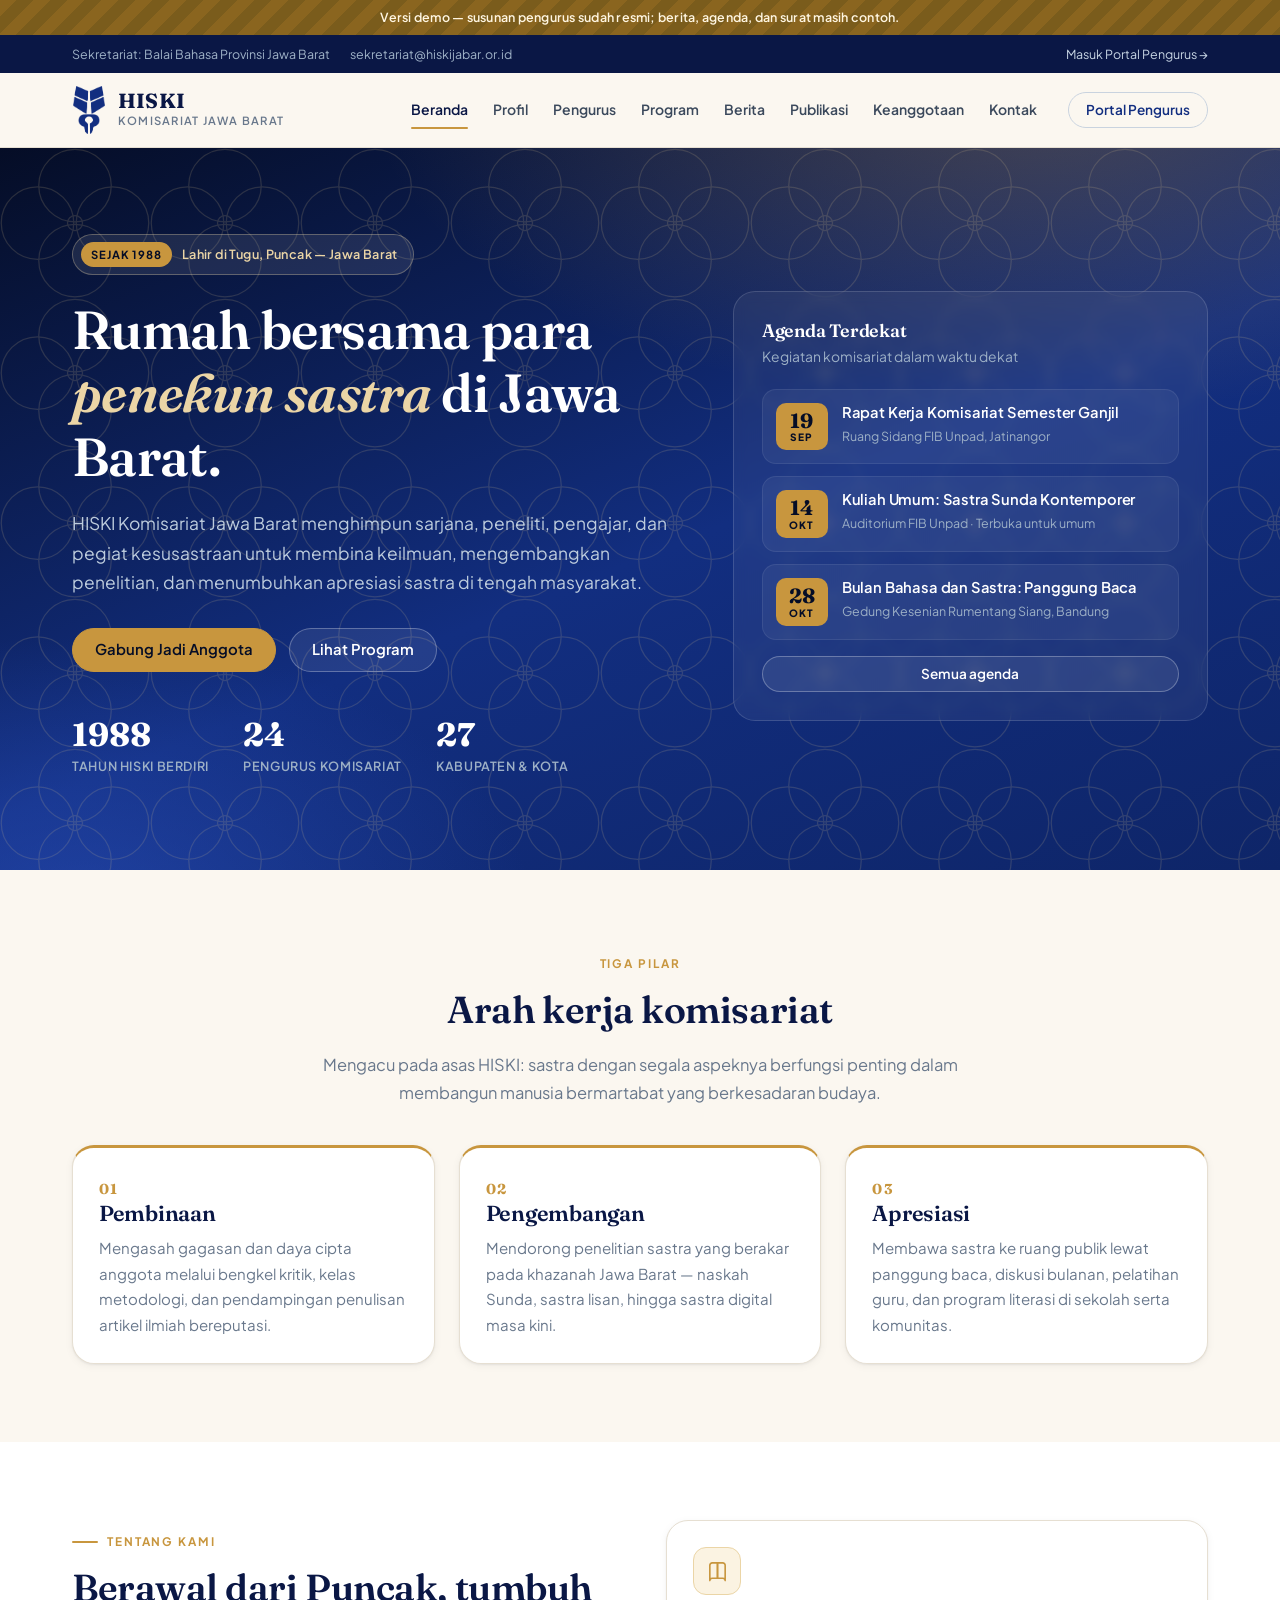
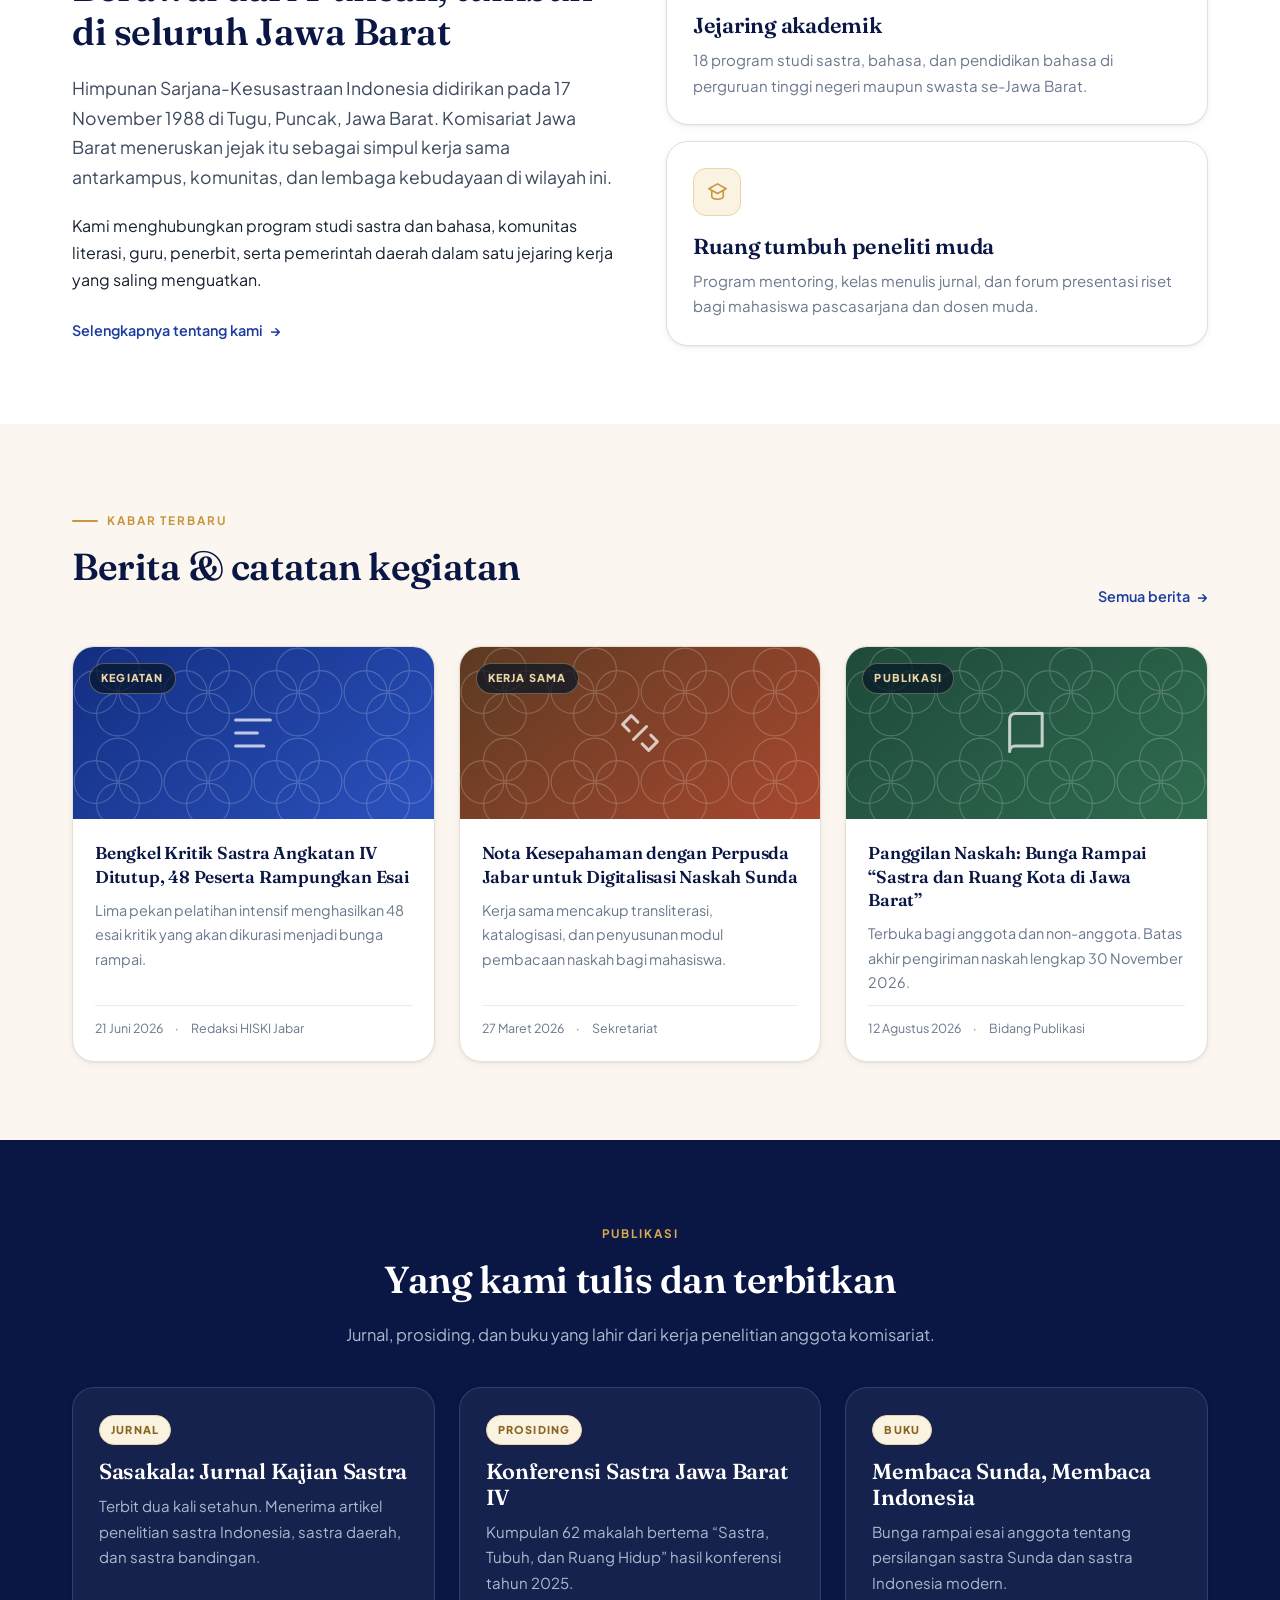
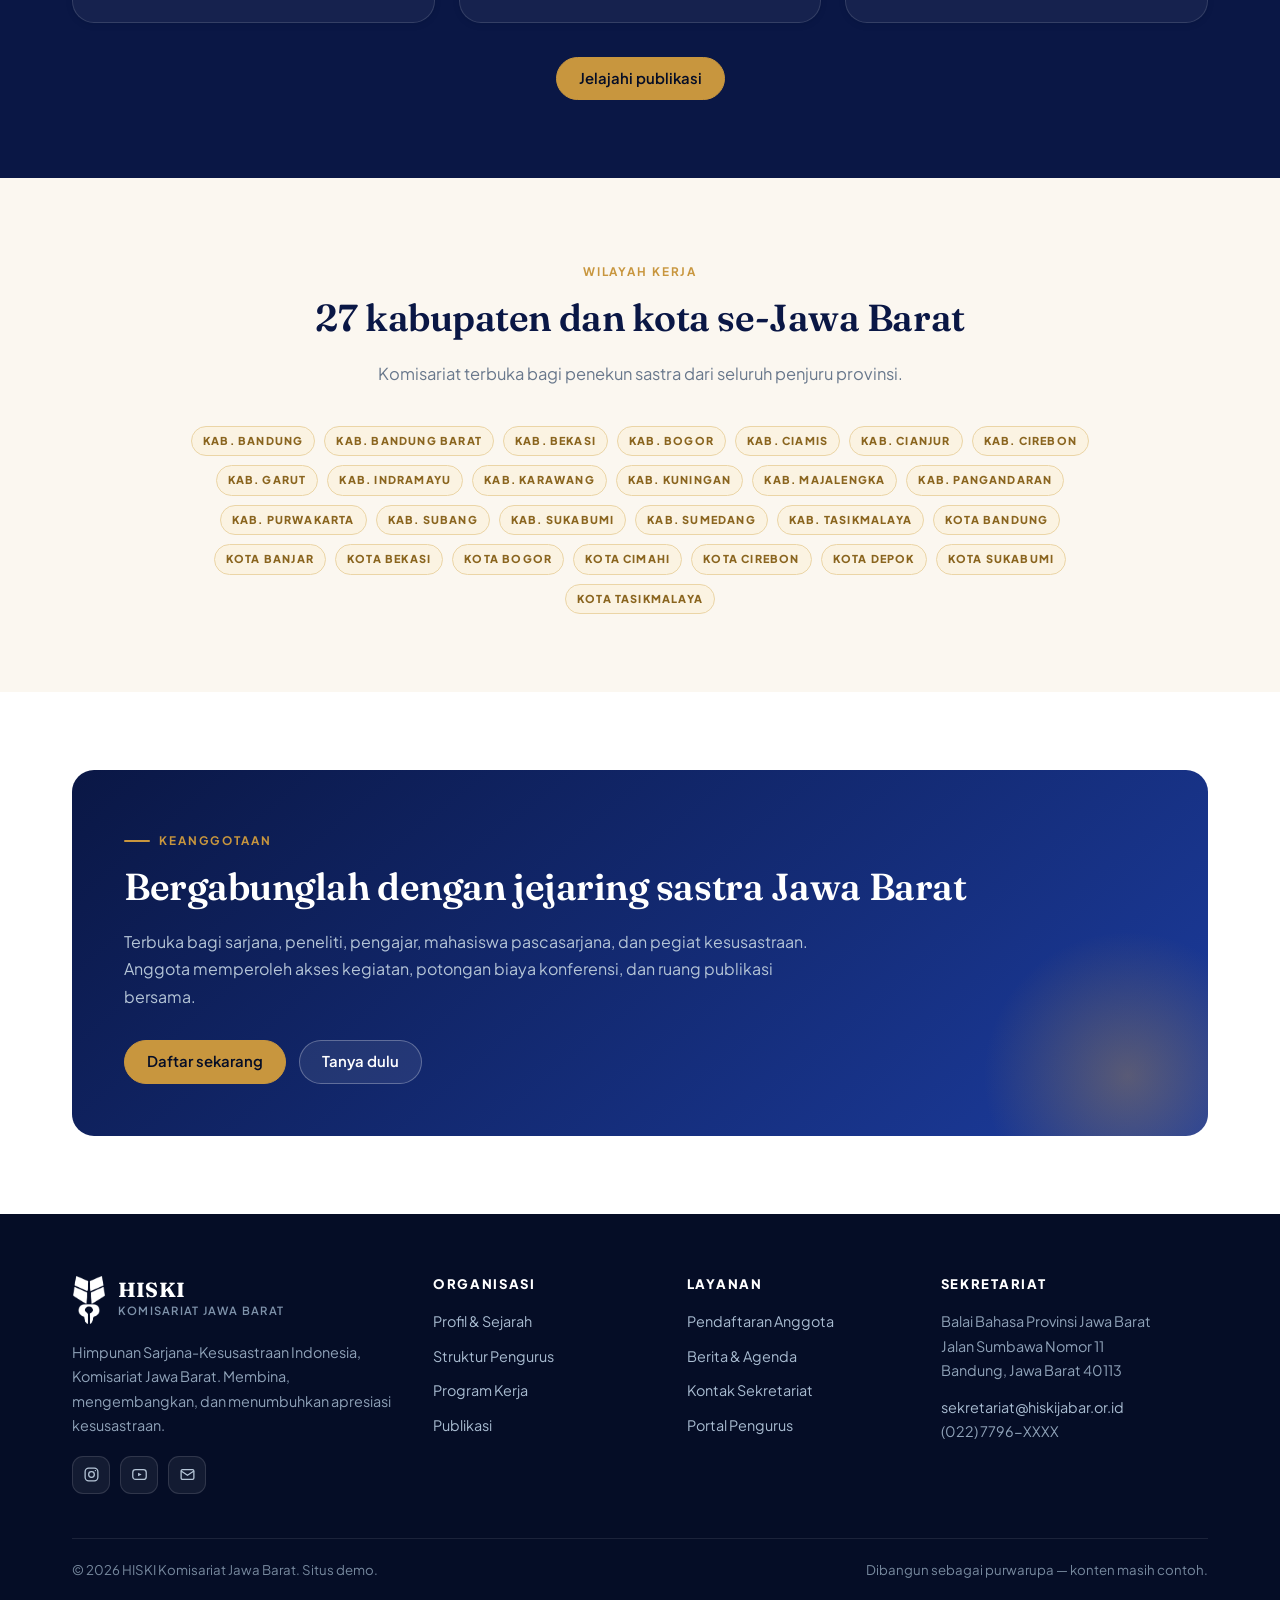
<file: index.html>
<!DOCTYPE html>
<html lang="id">
<head>
<meta charset="utf-8">
<meta name="viewport" content="width=device-width, initial-scale=1">
<title>HISKI Komisariat Jawa Barat — Himpunan Sarjana-Kesusastraan Indonesia</title>
<meta name="description" content="Situs resmi HISKI Komisariat Jawa Barat: rumah bersama sarjana, peneliti, dan pengajar kesusastraan di Jawa Barat. Program, publikasi, keanggotaan, dan agenda kegiatan.">
<meta property="og:title" content="HISKI Komisariat Jawa Barat">
<meta property="og:description" content="Rumah bersama sarjana, peneliti, dan pengajar kesusastraan di Jawa Barat.">
<meta property="og:type" content="website">
<link rel="icon" type="image/png" href="assets/img/favicon.png">
<link rel="apple-touch-icon" href="assets/img/apple-touch-icon.png">
<link rel="preconnect" href="https://fonts.googleapis.com">
<link rel="preconnect" href="https://fonts.gstatic.com" crossorigin>
<link href="https://fonts.googleapis.com/css2?family=Fraunces:opsz,wght@9..144,400;9..144,600;9..144,700&family=Plus+Jakarta+Sans:wght@400;500;600;700;800&display=swap" rel="stylesheet">
<link rel="stylesheet" href="assets/css/style.css">
</head>
<body>

<div class="demo-ribbon">Versi demo — susunan pengurus sudah resmi; berita, agenda, dan surat masih contoh.</div>

<div class="topbar">
  <div class="container">
    <div class="topbar-meta">
      <span>Sekretariat: Balai Bahasa Provinsi Jawa Barat</span>
      <span>sekretariat@hiskijabar.or.id</span>
    </div>
    <div><a href="portal/index.html">Masuk Portal Pengurus &rarr;</a></div>
  </div>
</div>

<header class="site-header">
  <div class="container header-inner">
    <a class="brand" href="index.html">
      <img class="brand-mark" src="assets/img/lambang-hiski.png" width="34" height="48" alt="Lambang HISKI">
      <span class="brand-text"><strong>HISKI</strong><small>Komisariat Jawa Barat</small></span>
    </a>
    <nav class="site-nav" id="siteNav">
      <a href="index.html">Beranda</a>
      <a href="profil.html">Profil</a>
      <a href="pengurus.html">Pengurus</a>
      <a href="program.html">Program</a>
      <a href="berita.html">Berita</a>
      <a href="publikasi.html">Publikasi</a>
      <a href="keanggotaan.html">Keanggotaan</a>
      <a href="kontak.html">Kontak</a>
      <a class="btn btn-primary btn-sm nav-cta" href="portal/index.html">Portal Pengurus</a>
    </nav>
    <div class="header-cta"><a class="btn btn-outline btn-sm" href="portal/index.html">Portal Pengurus</a></div>
    <button class="nav-toggle" id="navToggle" aria-label="Buka menu" aria-expanded="false"><span></span></button>
  </div>
</header>

<main>

<section class="hero">
  <div class="container">
    <div class="hero-grid">
      <div>
        <span class="hero-badge"><b>Sejak 1988</b> Lahir di Tugu, Puncak — Jawa Barat</span>
        <h1>Rumah bersama para <em>penekun sastra</em> di Jawa Barat.</h1>
        <p class="lead">HISKI Komisariat Jawa Barat menghimpun sarjana, peneliti, pengajar, dan pegiat kesusastraan untuk membina keilmuan, mengembangkan penelitian, dan menumbuhkan apresiasi sastra di tengah masyarakat.</p>
        <div class="hero-actions">
          <a class="btn btn-gold" href="keanggotaan.html">Gabung Jadi Anggota</a>
          <a class="btn btn-ghost-light" href="program.html">Lihat Program</a>
        </div>
        <div class="hero-stats">
          <div><strong>1988</strong><span>Tahun HISKI berdiri</span></div>
          <div><strong>24</strong><span>Pengurus komisariat</span></div>
          <div><strong>27</strong><span>Kabupaten &amp; kota</span></div>
        </div>
      </div>

      <aside class="hero-card">
        <h3>Agenda Terdekat</h3>
        <p>Kegiatan komisariat dalam waktu dekat</p>
        <div class="agenda-mini">
          <article>
            <span class="date-chip"><b>19</b><span>Sep</span></span>
            <div><h4>Rapat Kerja Komisariat Semester Ganjil</h4><p>Ruang Sidang FIB Unpad, Jatinangor</p></div>
          </article>
          <article>
            <span class="date-chip"><b>14</b><span>Okt</span></span>
            <div><h4>Kuliah Umum: Sastra Sunda Kontemporer</h4><p>Auditorium FIB Unpad · Terbuka untuk umum</p></div>
          </article>
          <article>
            <span class="date-chip"><b>28</b><span>Okt</span></span>
            <div><h4>Bulan Bahasa dan Sastra: Panggung Baca</h4><p>Gedung Kesenian Rumentang Siang, Bandung</p></div>
          </article>
        </div>
        <a class="btn btn-ghost-light btn-sm btn-block" href="program.html" style="margin-top:16px">Semua agenda</a>
      </aside>
    </div>
  </div>
</section>

<section class="section section--cream">
  <div class="container">
    <div class="section-head center reveal">
      <span class="eyebrow">Tiga Pilar</span>
      <h2>Arah kerja komisariat</h2>
      <p>Mengacu pada asas HISKI: sastra dengan segala aspeknya berfungsi penting dalam membangun manusia bermartabat yang berkesadaran budaya.</p>
    </div>
    <div class="grid g-3">
      <article class="card pillar reveal">
        <span class="num">01</span>
        <h3>Pembinaan</h3>
        <p>Mengasah gagasan dan daya cipta anggota melalui bengkel kritik, kelas metodologi, dan pendampingan penulisan artikel ilmiah bereputasi.</p>
      </article>
      <article class="card pillar reveal">
        <span class="num">02</span>
        <h3>Pengembangan</h3>
        <p>Mendorong penelitian sastra yang berakar pada khazanah Jawa Barat — naskah Sunda, sastra lisan, hingga sastra digital masa kini.</p>
      </article>
      <article class="card pillar reveal">
        <span class="num">03</span>
        <h3>Apresiasi</h3>
        <p>Membawa sastra ke ruang publik lewat panggung baca, diskusi bulanan, pelatihan guru, dan program literasi di sekolah serta komunitas.</p>
      </article>
    </div>
  </div>
</section>

<section class="section section--paper">
  <div class="container">
    <div class="stack-lg">
      <div class="grid g-2" style="align-items:center;gap:52px">
        <div class="reveal">
          <span class="eyebrow">Tentang Kami</span>
          <h2>Berawal dari Puncak, tumbuh di seluruh Jawa Barat</h2>
          <p class="lead">Himpunan Sarjana-Kesusastraan Indonesia didirikan pada 17 November 1988 di Tugu, Puncak, Jawa Barat. Komisariat Jawa Barat meneruskan jejak itu sebagai simpul kerja sama antarkampus, komunitas, dan lembaga kebudayaan di wilayah ini.</p>
          <p>Kami menghubungkan program studi sastra dan bahasa, komunitas literasi, guru, penerbit, serta pemerintah daerah dalam satu jejaring kerja yang saling menguatkan.</p>
          <a class="link-arrow" href="profil.html" style="margin-top:8px">Selengkapnya tentang kami</a>
        </div>
        <div class="grid" style="gap:16px" >
          <article class="card reveal">
            <div class="card-icon"><svg viewBox="0 0 24 24" fill="none" stroke="currentColor" stroke-width="1.7" stroke-linecap="round" stroke-linejoin="round"><path d="M4 5.5A2.5 2.5 0 0 1 6.5 3H12v16H6.5A2.5 2.5 0 0 0 4 21.5z"/><path d="M20 5.5A2.5 2.5 0 0 0 17.5 3H12v16h5.5a2.5 2.5 0 0 1 2.5 2.5z"/></svg></div>
            <h3>Jejaring akademik</h3>
            <p>18 program studi sastra, bahasa, dan pendidikan bahasa di perguruan tinggi negeri maupun swasta se-Jawa Barat.</p>
          </article>
          <article class="card reveal">
            <div class="card-icon"><svg viewBox="0 0 24 24" fill="none" stroke="currentColor" stroke-width="1.7" stroke-linecap="round" stroke-linejoin="round"><path d="M12 3 3 8l9 5 9-5z"/><path d="M6 10.5V16c0 1.7 2.7 3 6 3s6-1.3 6-3v-5.5"/></svg></div>
            <h3>Ruang tumbuh peneliti muda</h3>
            <p>Program mentoring, kelas menulis jurnal, dan forum presentasi riset bagi mahasiswa pascasarjana dan dosen muda.</p>
          </article>
        </div>
      </div>
    </div>
  </div>
</section>

<section class="section section--cream">
  <div class="container">
    <div class="section-head reveal" style="display:flex;justify-content:space-between;align-items:flex-end;max-width:none;gap:24px;flex-wrap:wrap">
      <div style="max-width:600px">
        <span class="eyebrow">Kabar Terbaru</span>
        <h2>Berita &amp; catatan kegiatan</h2>
      </div>
      <a class="link-arrow" href="berita.html">Semua berita</a>
    </div>
    <div class="grid g-3">
      <article class="news-card reveal">
        <div class="news-thumb"><span class="tag on-dark">Kegiatan</span>
          <svg viewBox="0 0 24 24" fill="none" stroke="currentColor" stroke-width="1.4" stroke-linecap="round"><path d="M4 6h16M4 12h10M4 18h13"/></svg></div>
        <div class="news-body">
          <h3><a href="berita.html">Bengkel Kritik Sastra Angkatan IV Ditutup, 48 Peserta Rampungkan Esai</a></h3>
          <p>Lima pekan pelatihan intensif menghasilkan 48 esai kritik yang akan dikurasi menjadi bunga rampai.</p>
          <div class="news-meta"><span>21 Juni 2026</span><span>·</span><span>Redaksi HISKI Jabar</span></div>
        </div>
      </article>
      <article class="news-card reveal">
        <div class="news-thumb t2"><span class="tag on-dark">Kerja Sama</span>
          <svg viewBox="0 0 24 24" fill="none" stroke="currentColor" stroke-width="1.4" stroke-linecap="round" stroke-linejoin="round"><path d="M7 11 4 8l4-4 3 3"/><path d="m17 13 3 3-4 4-3-3"/><path d="M9 15 15 9"/></svg></div>
        <div class="news-body">
          <h3><a href="berita.html">Nota Kesepahaman dengan Perpusda Jabar untuk Digitalisasi Naskah Sunda</a></h3>
          <p>Kerja sama mencakup transliterasi, katalogisasi, dan penyusunan modul pembacaan naskah bagi mahasiswa.</p>
          <div class="news-meta"><span>27 Maret 2026</span><span>·</span><span>Sekretariat</span></div>
        </div>
      </article>
      <article class="news-card reveal">
        <div class="news-thumb t3"><span class="tag on-dark">Publikasi</span>
          <svg viewBox="0 0 24 24" fill="none" stroke="currentColor" stroke-width="1.4" stroke-linecap="round" stroke-linejoin="round"><path d="M4 5.5A2.5 2.5 0 0 1 6.5 3H19v15H6.5A2.5 2.5 0 0 0 4 20.5z"/></svg></div>
        <div class="news-body">
          <h3><a href="berita.html">Panggilan Naskah: Bunga Rampai “Sastra dan Ruang Kota di Jawa Barat”</a></h3>
          <p>Terbuka bagi anggota dan non-anggota. Batas akhir pengiriman naskah lengkap 30 November 2026.</p>
          <div class="news-meta"><span>12 Agustus 2026</span><span>·</span><span>Bidang Publikasi</span></div>
        </div>
      </article>
    </div>
  </div>
</section>

<section class="section section--navy">
  <div class="container">
    <div class="section-head center reveal">
      <span class="eyebrow">Publikasi</span>
      <h2>Yang kami tulis dan terbitkan</h2>
      <p>Jurnal, prosiding, dan buku yang lahir dari kerja penelitian anggota komisariat.</p>
    </div>
    <div class="grid g-3">
      <article class="card reveal" style="background:rgba(255,255,255,.05);border-color:rgba(255,255,255,.13)">
        <span class="tag">Jurnal</span>
        <h3 style="color:#fff;margin-top:14px">Sasakala: Jurnal Kajian Sastra</h3>
        <p style="color:#A9BACD">Terbit dua kali setahun. Menerima artikel penelitian sastra Indonesia, sastra daerah, dan sastra bandingan.</p>
      </article>
      <article class="card reveal" style="background:rgba(255,255,255,.05);border-color:rgba(255,255,255,.13)">
        <span class="tag">Prosiding</span>
        <h3 style="color:#fff;margin-top:14px">Konferensi Sastra Jawa Barat IV</h3>
        <p style="color:#A9BACD">Kumpulan 62 makalah bertema “Sastra, Tubuh, dan Ruang Hidup” hasil konferensi tahun 2025.</p>
      </article>
      <article class="card reveal" style="background:rgba(255,255,255,.05);border-color:rgba(255,255,255,.13)">
        <span class="tag">Buku</span>
        <h3 style="color:#fff;margin-top:14px">Membaca Sunda, Membaca Indonesia</h3>
        <p style="color:#A9BACD">Bunga rampai esai anggota tentang persilangan sastra Sunda dan sastra Indonesia modern.</p>
      </article>
    </div>
    <div style="text-align:center;margin-top:34px">
      <a class="btn btn-gold" href="publikasi.html">Jelajahi publikasi</a>
    </div>
  </div>
</section>

<section class="section section--cream">
  <div class="container">
    <div class="section-head center reveal">
      <span class="eyebrow">Wilayah Kerja</span>
      <h2>27 kabupaten dan kota se-Jawa Barat</h2>
      <p>Komisariat terbuka bagi penekun sastra dari seluruh penjuru provinsi.</p>
    </div>
    <div class="reveal" style="display:flex;flex-wrap:wrap;gap:9px;justify-content:center;max-width:900px;margin-inline:auto">
      <span class="tag">Kab. Bandung</span><span class="tag">Kab. Bandung Barat</span><span class="tag">Kab. Bekasi</span>
      <span class="tag">Kab. Bogor</span><span class="tag">Kab. Ciamis</span><span class="tag">Kab. Cianjur</span>
      <span class="tag">Kab. Cirebon</span><span class="tag">Kab. Garut</span><span class="tag">Kab. Indramayu</span>
      <span class="tag">Kab. Karawang</span><span class="tag">Kab. Kuningan</span><span class="tag">Kab. Majalengka</span>
      <span class="tag">Kab. Pangandaran</span><span class="tag">Kab. Purwakarta</span><span class="tag">Kab. Subang</span>
      <span class="tag">Kab. Sukabumi</span><span class="tag">Kab. Sumedang</span><span class="tag">Kab. Tasikmalaya</span>
      <span class="tag">Kota Bandung</span><span class="tag">Kota Banjar</span><span class="tag">Kota Bekasi</span>
      <span class="tag">Kota Bogor</span><span class="tag">Kota Cimahi</span><span class="tag">Kota Cirebon</span>
      <span class="tag">Kota Depok</span><span class="tag">Kota Sukabumi</span><span class="tag">Kota Tasikmalaya</span>
    </div>
  </div>
</section>

<section class="section section--paper">
  <div class="container">
    <div class="cta-band reveal">
      <span class="eyebrow">Keanggotaan</span>
      <h2>Bergabunglah dengan jejaring sastra Jawa Barat</h2>
      <p>Terbuka bagi sarjana, peneliti, pengajar, mahasiswa pascasarjana, dan pegiat kesusastraan. Anggota memperoleh akses kegiatan, potongan biaya konferensi, dan ruang publikasi bersama.</p>
      <div class="hero-actions">
        <a class="btn btn-gold" href="keanggotaan.html">Daftar sekarang</a>
        <a class="btn btn-ghost-light" href="kontak.html">Tanya dulu</a>
      </div>
    </div>
  </div>
</section>

</main>

<footer class="site-footer">
  <div class="container">
    <div class="footer-grid">
      <div class="footer-brand">
        <a class="brand" href="index.html">
          <img class="brand-mark" src="assets/img/lambang-hiski-putih.png" width="34" height="48" alt="Lambang HISKI">
          <span class="brand-text"><strong>HISKI</strong><small>Komisariat Jawa Barat</small></span>
        </a>
        <p>Himpunan Sarjana-Kesusastraan Indonesia, Komisariat Jawa Barat. Membina, mengembangkan, dan menumbuhkan apresiasi kesusastraan.</p>
        <div class="socials">
          <a href="#" aria-label="Instagram"><svg viewBox="0 0 24 24" fill="none" stroke="currentColor" stroke-width="1.8"><rect x="3" y="3" width="18" height="18" rx="5"/><circle cx="12" cy="12" r="4"/><circle cx="17.5" cy="6.5" r="1" fill="currentColor" stroke="none"/></svg></a>
          <a href="#" aria-label="YouTube"><svg viewBox="0 0 24 24" fill="none" stroke="currentColor" stroke-width="1.8"><rect x="2.5" y="5" width="19" height="14" rx="4"/><path d="m10 9.5 5 2.5-5 2.5z" fill="currentColor" stroke="none"/></svg></a>
          <a href="#" aria-label="Surel"><svg viewBox="0 0 24 24" fill="none" stroke="currentColor" stroke-width="1.8"><rect x="3" y="5" width="18" height="14" rx="2"/><path d="m3 7 9 6 9-6"/></svg></a>
        </div>
      </div>
      <div>
        <h4>Organisasi</h4>
        <ul class="footer-links">
          <li><a href="profil.html">Profil &amp; Sejarah</a></li>
          <li><a href="pengurus.html">Struktur Pengurus</a></li>
          <li><a href="program.html">Program Kerja</a></li>
          <li><a href="publikasi.html">Publikasi</a></li>
        </ul>
      </div>
      <div>
        <h4>Layanan</h4>
        <ul class="footer-links">
          <li><a href="keanggotaan.html">Pendaftaran Anggota</a></li>
          <li><a href="berita.html">Berita &amp; Agenda</a></li>
          <li><a href="kontak.html">Kontak Sekretariat</a></li>
          <li><a href="portal/index.html">Portal Pengurus</a></li>
        </ul>
      </div>
      <div>
        <h4>Sekretariat</h4>
        <p style="font-size:.9rem;margin-bottom:12px">Balai Bahasa Provinsi Jawa Barat<br>Jalan Sumbawa Nomor 11<br>Bandung, Jawa Barat 40113</p>
        <p style="font-size:.9rem;margin:0"><a href="mailto:sekretariat@hiskijabar.or.id">sekretariat@hiskijabar.or.id</a><br>(022) 7796-XXXX</p>
      </div>
    </div>
    <div class="footer-bottom">
      <span>&copy; <span data-year></span> HISKI Komisariat Jawa Barat. Situs demo.</span>
      <span>Dibangun sebagai purwarupa — konten masih contoh.</span>
    </div>
  </div>
</footer>

<script src="assets/js/site.js"></script>
</body>
</html>
</file>
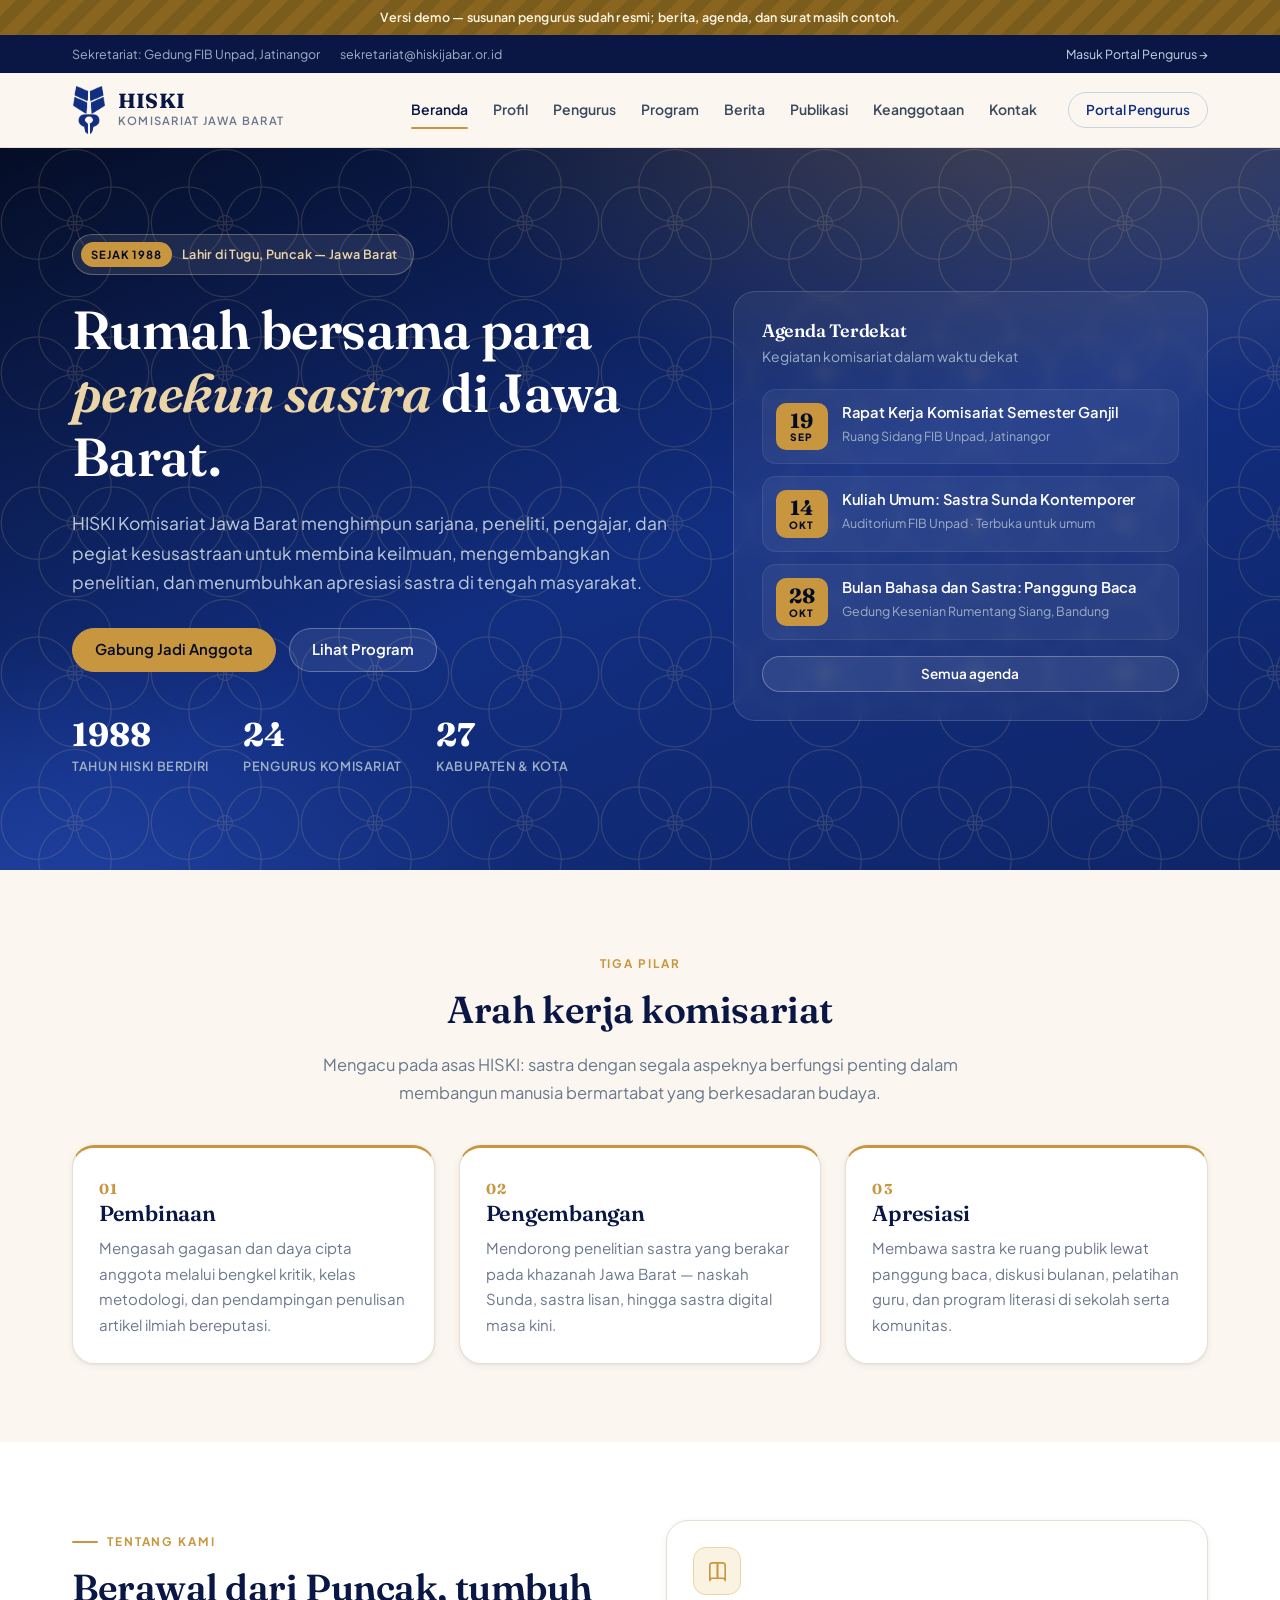
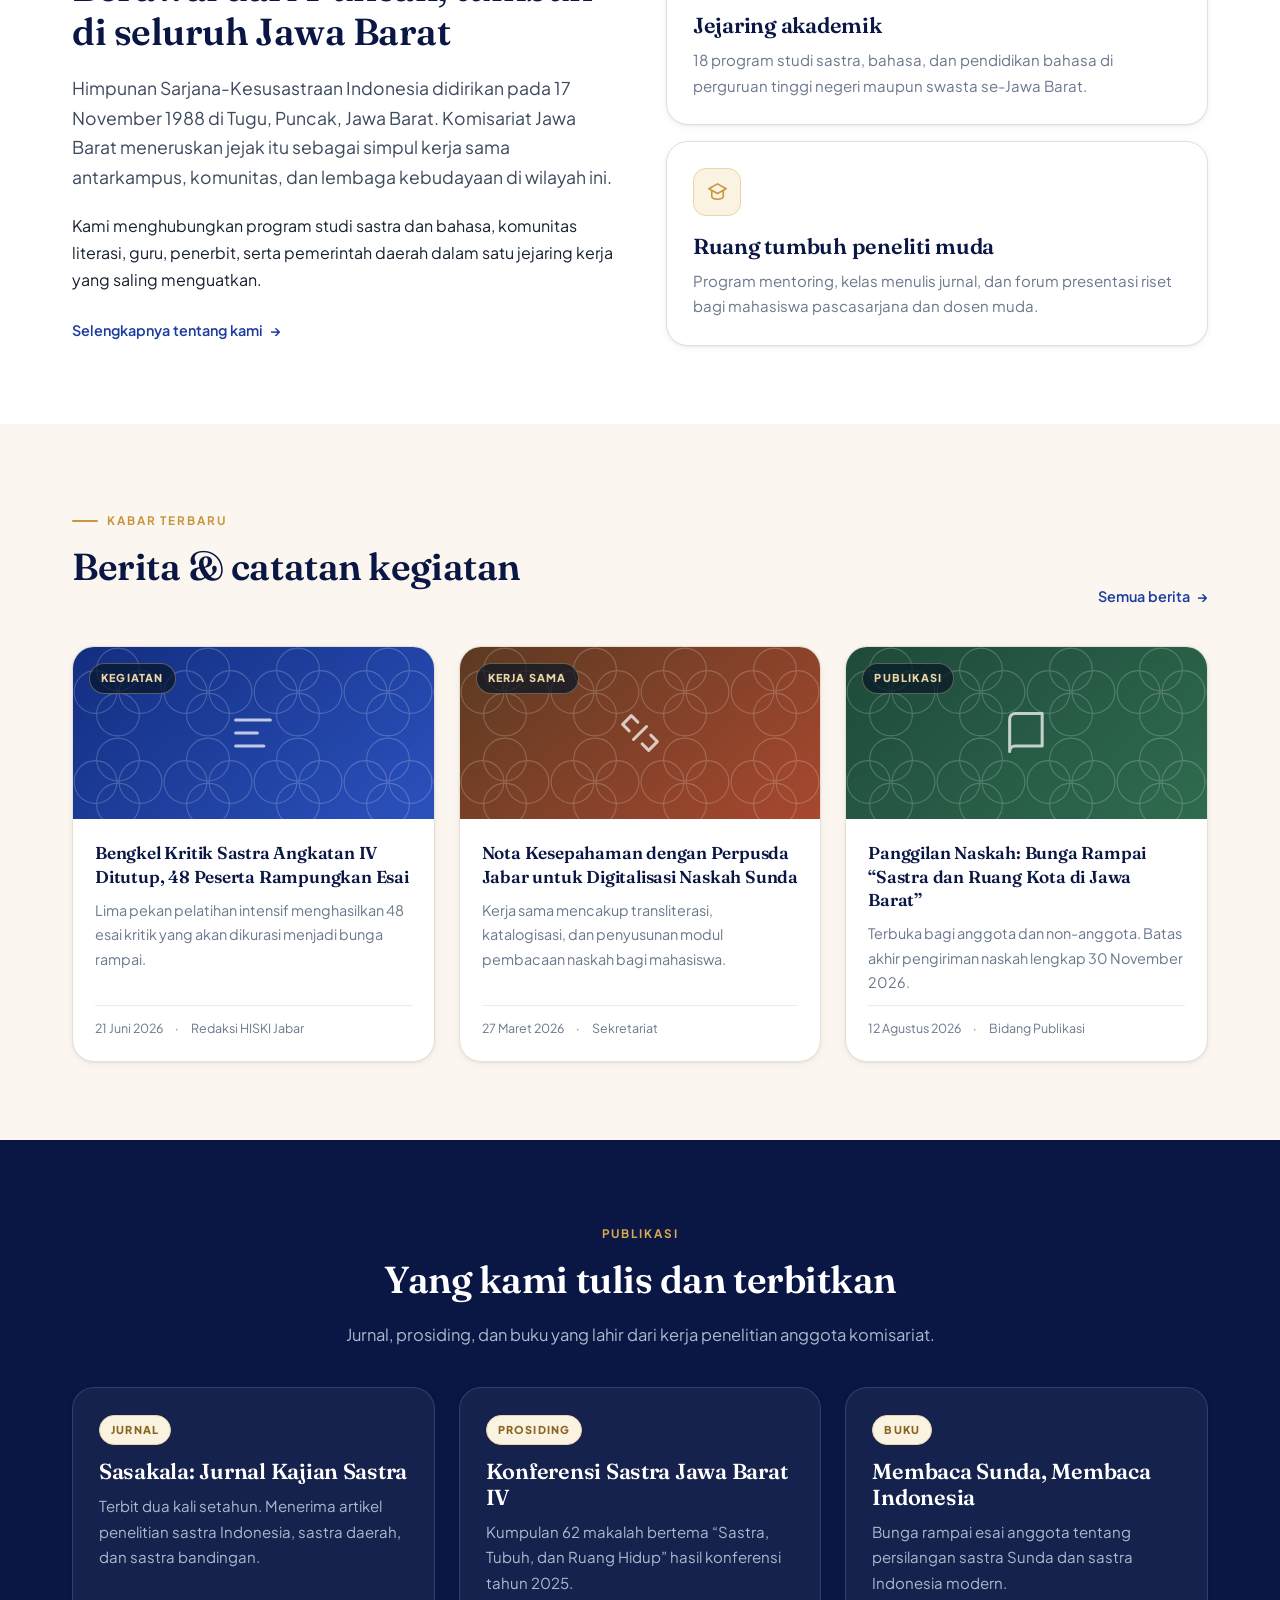
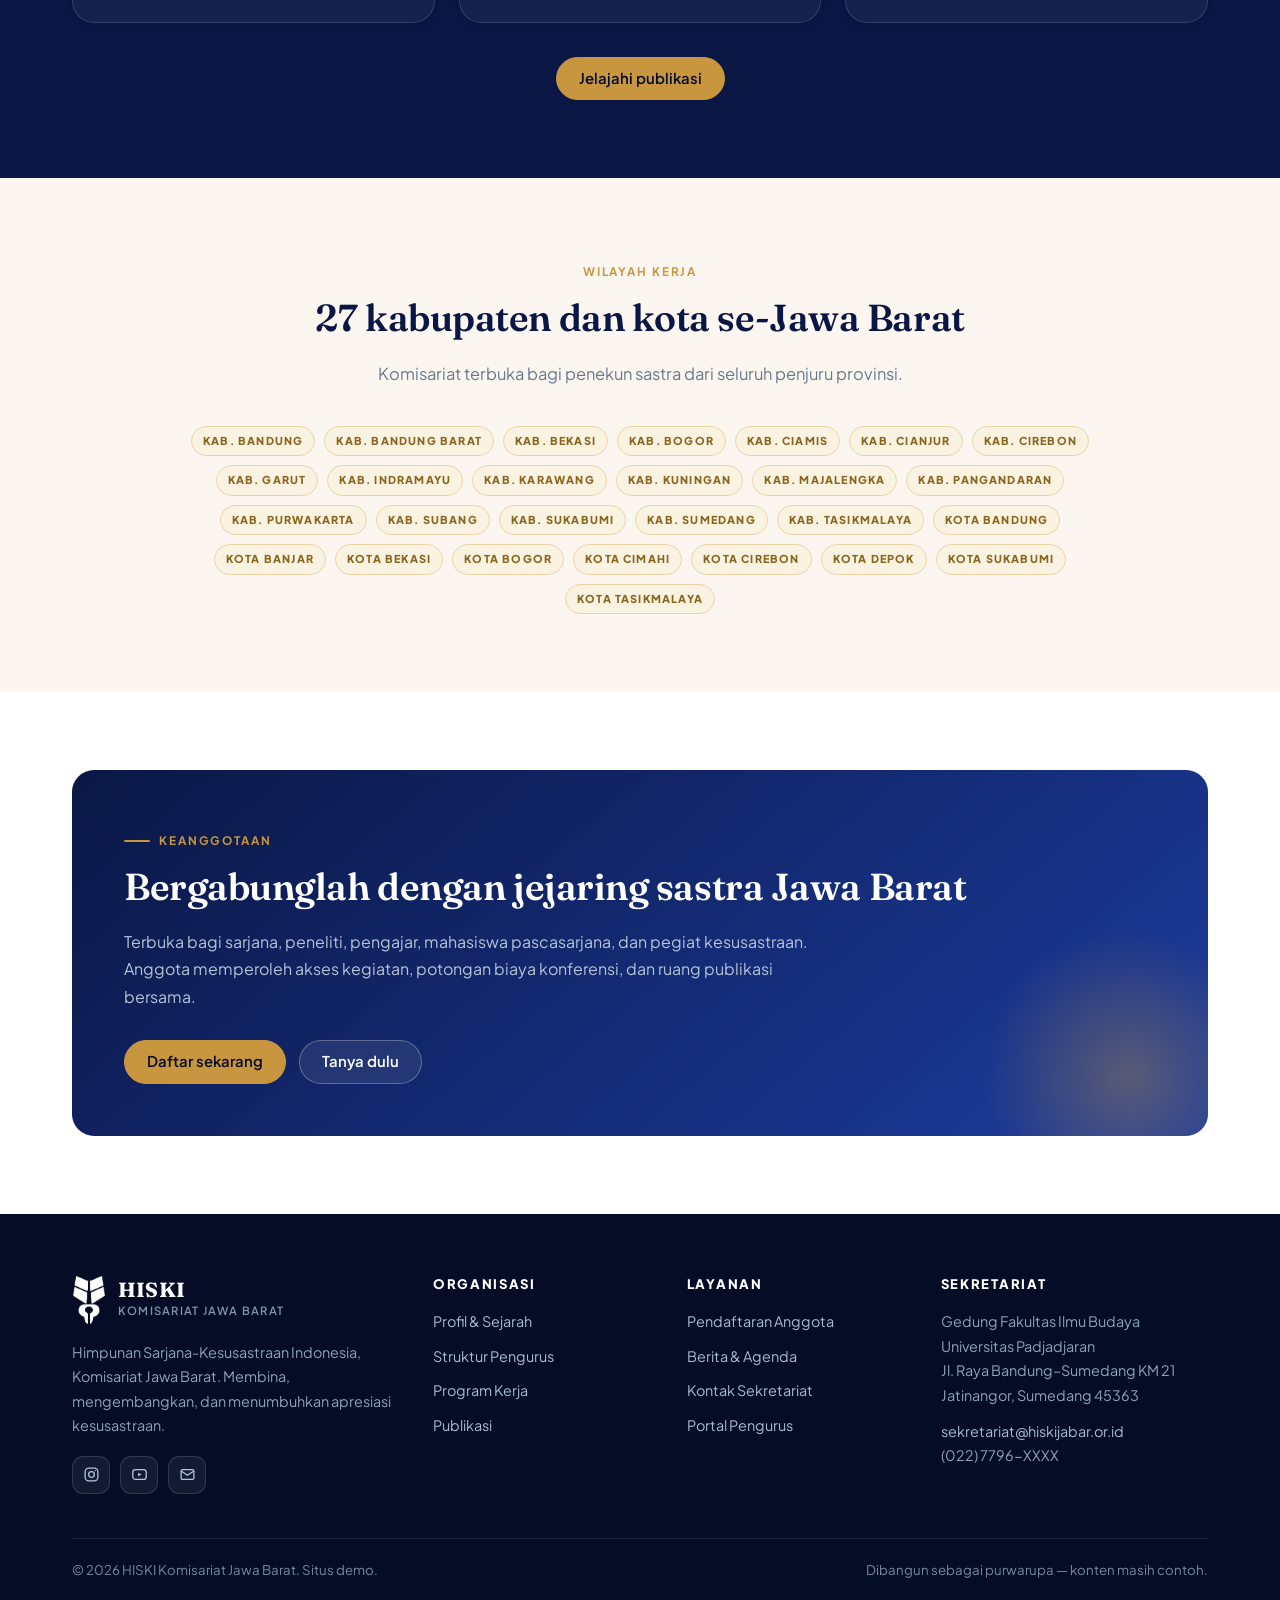
<file: hiski-jabar/index.html>
<!DOCTYPE html>
<html lang="id">
<head>
<meta charset="utf-8">
<meta name="viewport" content="width=device-width, initial-scale=1">
<title>HISKI Komisariat Jawa Barat — Himpunan Sarjana-Kesusastraan Indonesia</title>
<meta name="description" content="Situs resmi HISKI Komisariat Jawa Barat: rumah bersama sarjana, peneliti, dan pengajar kesusastraan di Jawa Barat. Program, publikasi, keanggotaan, dan agenda kegiatan.">
<meta property="og:title" content="HISKI Komisariat Jawa Barat">
<meta property="og:description" content="Rumah bersama sarjana, peneliti, dan pengajar kesusastraan di Jawa Barat.">
<meta property="og:type" content="website">
<link rel="icon" type="image/png" href="assets/img/favicon.png">
<link rel="apple-touch-icon" href="assets/img/apple-touch-icon.png">
<link rel="preconnect" href="https://fonts.googleapis.com">
<link rel="preconnect" href="https://fonts.gstatic.com" crossorigin>
<link href="https://fonts.googleapis.com/css2?family=Fraunces:opsz,wght@9..144,400;9..144,600;9..144,700&family=Plus+Jakarta+Sans:wght@400;500;600;700;800&display=swap" rel="stylesheet">
<link rel="stylesheet" href="assets/css/style.css">
</head>
<body>

<div class="demo-ribbon">Versi demo — susunan pengurus sudah resmi; berita, agenda, dan surat masih contoh.</div>

<div class="topbar">
  <div class="container">
    <div class="topbar-meta">
      <span>Sekretariat: Gedung FIB Unpad, Jatinangor</span>
      <span>sekretariat@hiskijabar.or.id</span>
    </div>
    <div><a href="portal/index.html">Masuk Portal Pengurus &rarr;</a></div>
  </div>
</div>

<header class="site-header">
  <div class="container header-inner">
    <a class="brand" href="index.html">
      <img class="brand-mark" src="assets/img/lambang-hiski.png" width="34" height="48" alt="Lambang HISKI">
      <span class="brand-text"><strong>HISKI</strong><small>Komisariat Jawa Barat</small></span>
    </a>
    <nav class="site-nav" id="siteNav">
      <a href="index.html">Beranda</a>
      <a href="profil.html">Profil</a>
      <a href="pengurus.html">Pengurus</a>
      <a href="program.html">Program</a>
      <a href="berita.html">Berita</a>
      <a href="publikasi.html">Publikasi</a>
      <a href="keanggotaan.html">Keanggotaan</a>
      <a href="kontak.html">Kontak</a>
      <a class="btn btn-primary btn-sm nav-cta" href="portal/index.html">Portal Pengurus</a>
    </nav>
    <div class="header-cta"><a class="btn btn-outline btn-sm" href="portal/index.html">Portal Pengurus</a></div>
    <button class="nav-toggle" id="navToggle" aria-label="Buka menu" aria-expanded="false"><span></span></button>
  </div>
</header>

<main>

<section class="hero">
  <div class="container">
    <div class="hero-grid">
      <div>
        <span class="hero-badge"><b>Sejak 1988</b> Lahir di Tugu, Puncak — Jawa Barat</span>
        <h1>Rumah bersama para <em>penekun sastra</em> di Jawa Barat.</h1>
        <p class="lead">HISKI Komisariat Jawa Barat menghimpun sarjana, peneliti, pengajar, dan pegiat kesusastraan untuk membina keilmuan, mengembangkan penelitian, dan menumbuhkan apresiasi sastra di tengah masyarakat.</p>
        <div class="hero-actions">
          <a class="btn btn-gold" href="keanggotaan.html">Gabung Jadi Anggota</a>
          <a class="btn btn-ghost-light" href="program.html">Lihat Program</a>
        </div>
        <div class="hero-stats">
          <div><strong>1988</strong><span>Tahun HISKI berdiri</span></div>
          <div><strong>24</strong><span>Pengurus komisariat</span></div>
          <div><strong>27</strong><span>Kabupaten &amp; kota</span></div>
        </div>
      </div>

      <aside class="hero-card">
        <h3>Agenda Terdekat</h3>
        <p>Kegiatan komisariat dalam waktu dekat</p>
        <div class="agenda-mini">
          <article>
            <span class="date-chip"><b>19</b><span>Sep</span></span>
            <div><h4>Rapat Kerja Komisariat Semester Ganjil</h4><p>Ruang Sidang FIB Unpad, Jatinangor</p></div>
          </article>
          <article>
            <span class="date-chip"><b>14</b><span>Okt</span></span>
            <div><h4>Kuliah Umum: Sastra Sunda Kontemporer</h4><p>Auditorium FIB Unpad · Terbuka untuk umum</p></div>
          </article>
          <article>
            <span class="date-chip"><b>28</b><span>Okt</span></span>
            <div><h4>Bulan Bahasa dan Sastra: Panggung Baca</h4><p>Gedung Kesenian Rumentang Siang, Bandung</p></div>
          </article>
        </div>
        <a class="btn btn-ghost-light btn-sm btn-block" href="program.html" style="margin-top:16px">Semua agenda</a>
      </aside>
    </div>
  </div>
</section>

<section class="section section--cream">
  <div class="container">
    <div class="section-head center reveal">
      <span class="eyebrow">Tiga Pilar</span>
      <h2>Arah kerja komisariat</h2>
      <p>Mengacu pada asas HISKI: sastra dengan segala aspeknya berfungsi penting dalam membangun manusia bermartabat yang berkesadaran budaya.</p>
    </div>
    <div class="grid g-3">
      <article class="card pillar reveal">
        <span class="num">01</span>
        <h3>Pembinaan</h3>
        <p>Mengasah gagasan dan daya cipta anggota melalui bengkel kritik, kelas metodologi, dan pendampingan penulisan artikel ilmiah bereputasi.</p>
      </article>
      <article class="card pillar reveal">
        <span class="num">02</span>
        <h3>Pengembangan</h3>
        <p>Mendorong penelitian sastra yang berakar pada khazanah Jawa Barat — naskah Sunda, sastra lisan, hingga sastra digital masa kini.</p>
      </article>
      <article class="card pillar reveal">
        <span class="num">03</span>
        <h3>Apresiasi</h3>
        <p>Membawa sastra ke ruang publik lewat panggung baca, diskusi bulanan, pelatihan guru, dan program literasi di sekolah serta komunitas.</p>
      </article>
    </div>
  </div>
</section>

<section class="section section--paper">
  <div class="container">
    <div class="stack-lg">
      <div class="grid g-2" style="align-items:center;gap:52px">
        <div class="reveal">
          <span class="eyebrow">Tentang Kami</span>
          <h2>Berawal dari Puncak, tumbuh di seluruh Jawa Barat</h2>
          <p class="lead">Himpunan Sarjana-Kesusastraan Indonesia didirikan pada 17 November 1988 di Tugu, Puncak, Jawa Barat. Komisariat Jawa Barat meneruskan jejak itu sebagai simpul kerja sama antarkampus, komunitas, dan lembaga kebudayaan di wilayah ini.</p>
          <p>Kami menghubungkan program studi sastra dan bahasa, komunitas literasi, guru, penerbit, serta pemerintah daerah dalam satu jejaring kerja yang saling menguatkan.</p>
          <a class="link-arrow" href="profil.html" style="margin-top:8px">Selengkapnya tentang kami</a>
        </div>
        <div class="grid" style="gap:16px" >
          <article class="card reveal">
            <div class="card-icon"><svg viewBox="0 0 24 24" fill="none" stroke="currentColor" stroke-width="1.7" stroke-linecap="round" stroke-linejoin="round"><path d="M4 5.5A2.5 2.5 0 0 1 6.5 3H12v16H6.5A2.5 2.5 0 0 0 4 21.5z"/><path d="M20 5.5A2.5 2.5 0 0 0 17.5 3H12v16h5.5a2.5 2.5 0 0 1 2.5 2.5z"/></svg></div>
            <h3>Jejaring akademik</h3>
            <p>18 program studi sastra, bahasa, dan pendidikan bahasa di perguruan tinggi negeri maupun swasta se-Jawa Barat.</p>
          </article>
          <article class="card reveal">
            <div class="card-icon"><svg viewBox="0 0 24 24" fill="none" stroke="currentColor" stroke-width="1.7" stroke-linecap="round" stroke-linejoin="round"><path d="M12 3 3 8l9 5 9-5z"/><path d="M6 10.5V16c0 1.7 2.7 3 6 3s6-1.3 6-3v-5.5"/></svg></div>
            <h3>Ruang tumbuh peneliti muda</h3>
            <p>Program mentoring, kelas menulis jurnal, dan forum presentasi riset bagi mahasiswa pascasarjana dan dosen muda.</p>
          </article>
        </div>
      </div>
    </div>
  </div>
</section>

<section class="section section--cream">
  <div class="container">
    <div class="section-head reveal" style="display:flex;justify-content:space-between;align-items:flex-end;max-width:none;gap:24px;flex-wrap:wrap">
      <div style="max-width:600px">
        <span class="eyebrow">Kabar Terbaru</span>
        <h2>Berita &amp; catatan kegiatan</h2>
      </div>
      <a class="link-arrow" href="berita.html">Semua berita</a>
    </div>
    <div class="grid g-3">
      <article class="news-card reveal">
        <div class="news-thumb"><span class="tag on-dark">Kegiatan</span>
          <svg viewBox="0 0 24 24" fill="none" stroke="currentColor" stroke-width="1.4" stroke-linecap="round"><path d="M4 6h16M4 12h10M4 18h13"/></svg></div>
        <div class="news-body">
          <h3><a href="berita.html">Bengkel Kritik Sastra Angkatan IV Ditutup, 48 Peserta Rampungkan Esai</a></h3>
          <p>Lima pekan pelatihan intensif menghasilkan 48 esai kritik yang akan dikurasi menjadi bunga rampai.</p>
          <div class="news-meta"><span>21 Juni 2026</span><span>·</span><span>Redaksi HISKI Jabar</span></div>
        </div>
      </article>
      <article class="news-card reveal">
        <div class="news-thumb t2"><span class="tag on-dark">Kerja Sama</span>
          <svg viewBox="0 0 24 24" fill="none" stroke="currentColor" stroke-width="1.4" stroke-linecap="round" stroke-linejoin="round"><path d="M7 11 4 8l4-4 3 3"/><path d="m17 13 3 3-4 4-3-3"/><path d="M9 15 15 9"/></svg></div>
        <div class="news-body">
          <h3><a href="berita.html">Nota Kesepahaman dengan Perpusda Jabar untuk Digitalisasi Naskah Sunda</a></h3>
          <p>Kerja sama mencakup transliterasi, katalogisasi, dan penyusunan modul pembacaan naskah bagi mahasiswa.</p>
          <div class="news-meta"><span>27 Maret 2026</span><span>·</span><span>Sekretariat</span></div>
        </div>
      </article>
      <article class="news-card reveal">
        <div class="news-thumb t3"><span class="tag on-dark">Publikasi</span>
          <svg viewBox="0 0 24 24" fill="none" stroke="currentColor" stroke-width="1.4" stroke-linecap="round" stroke-linejoin="round"><path d="M4 5.5A2.5 2.5 0 0 1 6.5 3H19v15H6.5A2.5 2.5 0 0 0 4 20.5z"/></svg></div>
        <div class="news-body">
          <h3><a href="berita.html">Panggilan Naskah: Bunga Rampai “Sastra dan Ruang Kota di Jawa Barat”</a></h3>
          <p>Terbuka bagi anggota dan non-anggota. Batas akhir pengiriman naskah lengkap 30 November 2026.</p>
          <div class="news-meta"><span>12 Agustus 2026</span><span>·</span><span>Bidang Publikasi</span></div>
        </div>
      </article>
    </div>
  </div>
</section>

<section class="section section--navy">
  <div class="container">
    <div class="section-head center reveal">
      <span class="eyebrow">Publikasi</span>
      <h2>Yang kami tulis dan terbitkan</h2>
      <p>Jurnal, prosiding, dan buku yang lahir dari kerja penelitian anggota komisariat.</p>
    </div>
    <div class="grid g-3">
      <article class="card reveal" style="background:rgba(255,255,255,.05);border-color:rgba(255,255,255,.13)">
        <span class="tag">Jurnal</span>
        <h3 style="color:#fff;margin-top:14px">Sasakala: Jurnal Kajian Sastra</h3>
        <p style="color:#A9BACD">Terbit dua kali setahun. Menerima artikel penelitian sastra Indonesia, sastra daerah, dan sastra bandingan.</p>
      </article>
      <article class="card reveal" style="background:rgba(255,255,255,.05);border-color:rgba(255,255,255,.13)">
        <span class="tag">Prosiding</span>
        <h3 style="color:#fff;margin-top:14px">Konferensi Sastra Jawa Barat IV</h3>
        <p style="color:#A9BACD">Kumpulan 62 makalah bertema “Sastra, Tubuh, dan Ruang Hidup” hasil konferensi tahun 2025.</p>
      </article>
      <article class="card reveal" style="background:rgba(255,255,255,.05);border-color:rgba(255,255,255,.13)">
        <span class="tag">Buku</span>
        <h3 style="color:#fff;margin-top:14px">Membaca Sunda, Membaca Indonesia</h3>
        <p style="color:#A9BACD">Bunga rampai esai anggota tentang persilangan sastra Sunda dan sastra Indonesia modern.</p>
      </article>
    </div>
    <div style="text-align:center;margin-top:34px">
      <a class="btn btn-gold" href="publikasi.html">Jelajahi publikasi</a>
    </div>
  </div>
</section>

<section class="section section--cream">
  <div class="container">
    <div class="section-head center reveal">
      <span class="eyebrow">Wilayah Kerja</span>
      <h2>27 kabupaten dan kota se-Jawa Barat</h2>
      <p>Komisariat terbuka bagi penekun sastra dari seluruh penjuru provinsi.</p>
    </div>
    <div class="reveal" style="display:flex;flex-wrap:wrap;gap:9px;justify-content:center;max-width:900px;margin-inline:auto">
      <span class="tag">Kab. Bandung</span><span class="tag">Kab. Bandung Barat</span><span class="tag">Kab. Bekasi</span>
      <span class="tag">Kab. Bogor</span><span class="tag">Kab. Ciamis</span><span class="tag">Kab. Cianjur</span>
      <span class="tag">Kab. Cirebon</span><span class="tag">Kab. Garut</span><span class="tag">Kab. Indramayu</span>
      <span class="tag">Kab. Karawang</span><span class="tag">Kab. Kuningan</span><span class="tag">Kab. Majalengka</span>
      <span class="tag">Kab. Pangandaran</span><span class="tag">Kab. Purwakarta</span><span class="tag">Kab. Subang</span>
      <span class="tag">Kab. Sukabumi</span><span class="tag">Kab. Sumedang</span><span class="tag">Kab. Tasikmalaya</span>
      <span class="tag">Kota Bandung</span><span class="tag">Kota Banjar</span><span class="tag">Kota Bekasi</span>
      <span class="tag">Kota Bogor</span><span class="tag">Kota Cimahi</span><span class="tag">Kota Cirebon</span>
      <span class="tag">Kota Depok</span><span class="tag">Kota Sukabumi</span><span class="tag">Kota Tasikmalaya</span>
    </div>
  </div>
</section>

<section class="section section--paper">
  <div class="container">
    <div class="cta-band reveal">
      <span class="eyebrow">Keanggotaan</span>
      <h2>Bergabunglah dengan jejaring sastra Jawa Barat</h2>
      <p>Terbuka bagi sarjana, peneliti, pengajar, mahasiswa pascasarjana, dan pegiat kesusastraan. Anggota memperoleh akses kegiatan, potongan biaya konferensi, dan ruang publikasi bersama.</p>
      <div class="hero-actions">
        <a class="btn btn-gold" href="keanggotaan.html">Daftar sekarang</a>
        <a class="btn btn-ghost-light" href="kontak.html">Tanya dulu</a>
      </div>
    </div>
  </div>
</section>

</main>

<footer class="site-footer">
  <div class="container">
    <div class="footer-grid">
      <div class="footer-brand">
        <a class="brand" href="index.html">
          <img class="brand-mark" src="assets/img/lambang-hiski-putih.png" width="34" height="48" alt="Lambang HISKI">
          <span class="brand-text"><strong>HISKI</strong><small>Komisariat Jawa Barat</small></span>
        </a>
        <p>Himpunan Sarjana-Kesusastraan Indonesia, Komisariat Jawa Barat. Membina, mengembangkan, dan menumbuhkan apresiasi kesusastraan.</p>
        <div class="socials">
          <a href="#" aria-label="Instagram"><svg viewBox="0 0 24 24" fill="none" stroke="currentColor" stroke-width="1.8"><rect x="3" y="3" width="18" height="18" rx="5"/><circle cx="12" cy="12" r="4"/><circle cx="17.5" cy="6.5" r="1" fill="currentColor" stroke="none"/></svg></a>
          <a href="#" aria-label="YouTube"><svg viewBox="0 0 24 24" fill="none" stroke="currentColor" stroke-width="1.8"><rect x="2.5" y="5" width="19" height="14" rx="4"/><path d="m10 9.5 5 2.5-5 2.5z" fill="currentColor" stroke="none"/></svg></a>
          <a href="#" aria-label="Surel"><svg viewBox="0 0 24 24" fill="none" stroke="currentColor" stroke-width="1.8"><rect x="3" y="5" width="18" height="14" rx="2"/><path d="m3 7 9 6 9-6"/></svg></a>
        </div>
      </div>
      <div>
        <h4>Organisasi</h4>
        <ul class="footer-links">
          <li><a href="profil.html">Profil &amp; Sejarah</a></li>
          <li><a href="pengurus.html">Struktur Pengurus</a></li>
          <li><a href="program.html">Program Kerja</a></li>
          <li><a href="publikasi.html">Publikasi</a></li>
        </ul>
      </div>
      <div>
        <h4>Layanan</h4>
        <ul class="footer-links">
          <li><a href="keanggotaan.html">Pendaftaran Anggota</a></li>
          <li><a href="berita.html">Berita &amp; Agenda</a></li>
          <li><a href="kontak.html">Kontak Sekretariat</a></li>
          <li><a href="portal/index.html">Portal Pengurus</a></li>
        </ul>
      </div>
      <div>
        <h4>Sekretariat</h4>
        <p style="font-size:.9rem;margin-bottom:12px">Gedung Fakultas Ilmu Budaya<br>Universitas Padjadjaran<br>Jl. Raya Bandung–Sumedang KM 21<br>Jatinangor, Sumedang 45363</p>
        <p style="font-size:.9rem;margin:0"><a href="mailto:sekretariat@hiskijabar.or.id">sekretariat@hiskijabar.or.id</a><br>(022) 7796-XXXX</p>
      </div>
    </div>
    <div class="footer-bottom">
      <span>&copy; <span data-year></span> HISKI Komisariat Jawa Barat. Situs demo.</span>
      <span>Dibangun sebagai purwarupa — konten masih contoh.</span>
    </div>
  </div>
</footer>

<script src="assets/js/site.js"></script>
</body>
</html>
</file>
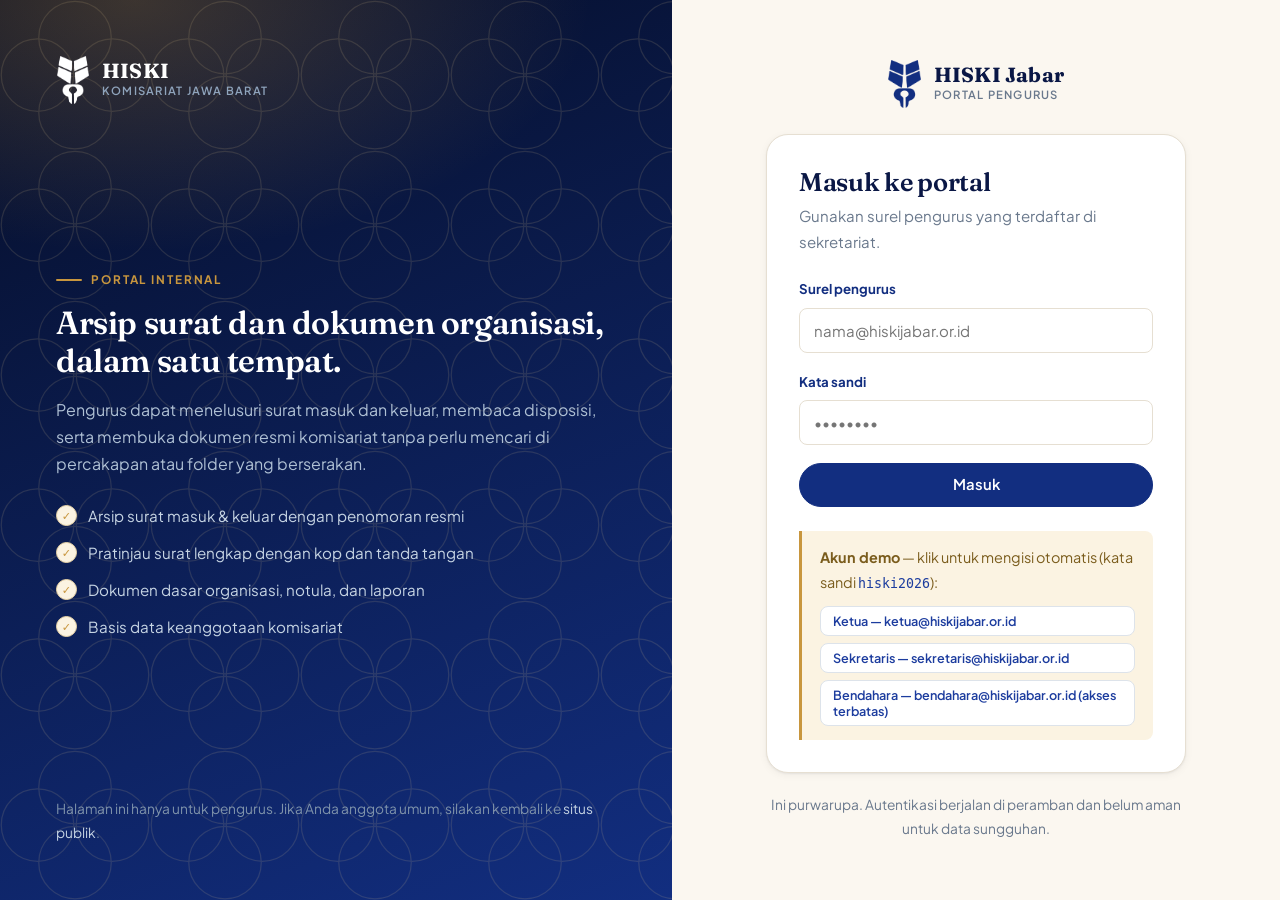
<file: portal/index.html>
<!DOCTYPE html>
<html lang="id">
<head>
<meta charset="utf-8">
<meta name="viewport" content="width=device-width, initial-scale=1">
<title>Masuk — Portal Pengurus HISKI Jabar</title>
<meta name="description" content="Portal internal pengurus HISKI Komisariat Jawa Barat.">
<meta name="robots" content="noindex, nofollow">
<link rel="icon" type="image/png" href="../assets/img/favicon.png">
<link rel="apple-touch-icon" href="../assets/img/apple-touch-icon.png">
<link rel="preconnect" href="https://fonts.googleapis.com">
<link rel="preconnect" href="https://fonts.gstatic.com" crossorigin>
<link href="https://fonts.googleapis.com/css2?family=Fraunces:opsz,wght@9..144,400;9..144,600;9..144,700&family=Plus+Jakarta+Sans:wght@400;500;600;700;800&display=swap" rel="stylesheet">
<link rel="stylesheet" href="../assets/css/style.css">
</head>
<body class="portal">

<div class="auth-wrap">

  <aside class="auth-side">
    <a class="brand" href="../index.html">
      <img class="brand-mark" src="../assets/img/lambang-hiski-putih.png" width="34" height="48" alt="Lambang HISKI">
      <span class="brand-text"><strong style="color:#fff">HISKI</strong><small style="color:#8FA4BC">Komisariat Jawa Barat</small></span>
    </a>

    <div>
      <span class="eyebrow">Portal Internal</span>
      <h2>Arsip surat dan dokumen organisasi, dalam satu tempat.</h2>
      <p>Pengurus dapat menelusuri surat masuk dan keluar, membaca disposisi, serta membuka dokumen resmi komisariat tanpa perlu mencari di percakapan atau folder yang berserakan.</p>
      <ul class="check-list" style="margin-top:26px">
        <li style="color:#C6D4E3">Arsip surat masuk &amp; keluar dengan penomoran resmi</li>
        <li style="color:#C6D4E3">Pratinjau surat lengkap dengan kop dan tanda tangan</li>
        <li style="color:#C6D4E3">Dokumen dasar organisasi, notula, dan laporan</li>
        <li style="color:#C6D4E3">Basis data keanggotaan komisariat</li>
      </ul>
    </div>

    <p class="small" style="color:#7F93AB;margin:0">Halaman ini hanya untuk pengurus. Jika Anda anggota umum, silakan kembali ke <a href="../index.html" style="color:#C6D4E3">situs publik</a>.</p>
  </aside>

  <main class="auth-main">
    <div class="auth-card">
      <a class="brand" href="../index.html">
        <img class="brand-mark" src="../assets/img/lambang-hiski.png" width="34" height="48" alt="Lambang HISKI">
        <span class="brand-text"><strong>HISKI Jabar</strong><small>Portal Pengurus</small></span>
      </a>

      <div class="card" style="padding:32px">
        <h1 style="font-size:1.6rem;margin-bottom:6px">Masuk ke portal</h1>
        <p class="small muted" style="margin-bottom:24px">Gunakan surel pengurus yang terdaftar di sekretariat.</p>

        <p id="loginPesan" class="note" hidden style="margin-bottom:18px"></p>

        <form class="form-grid" id="formLogin" novalidate>
          <div class="field">
            <label for="email">Surel pengurus</label>
            <input id="email" name="email" type="email" autocomplete="username" required placeholder="nama@hiskijabar.or.id">
          </div>
          <div class="field">
            <label for="sandi">Kata sandi</label>
            <input id="sandi" name="sandi" type="password" autocomplete="current-password" required placeholder="••••••••">
          </div>
          <button class="btn btn-primary btn-block" type="submit">Masuk</button>
        </form>

        <div class="note" style="margin-top:24px">
          <b>Akun demo</b> — klik untuk mengisi otomatis (kata sandi <span class="mono">hiski2026</span>):
          <div style="display:grid;gap:7px;margin-top:11px">
            <button class="row-action" style="text-align:left" data-isi-akun="ketua@hiskijabar.or.id">Ketua — ketua@hiskijabar.or.id</button>
            <button class="row-action" style="text-align:left" data-isi-akun="sekretaris@hiskijabar.or.id">Sekretaris — sekretaris@hiskijabar.or.id</button>
            <button class="row-action" style="text-align:left" data-isi-akun="bendahara@hiskijabar.or.id">Bendahara — bendahara@hiskijabar.or.id (akses terbatas)</button>
          </div>
        </div>
      </div>

      <p class="small muted" style="text-align:center;margin-top:20px">
        Ini purwarupa. Autentikasi berjalan di peramban dan belum aman untuk data sungguhan.
      </p>
    </div>
  </main>
</div>

<script src="../assets/js/data.js"></script>
<script src="../assets/js/portal.js"></script>
<script>HISKI_PORTAL.pasangLogin();</script>
</body>
</html>
</file>
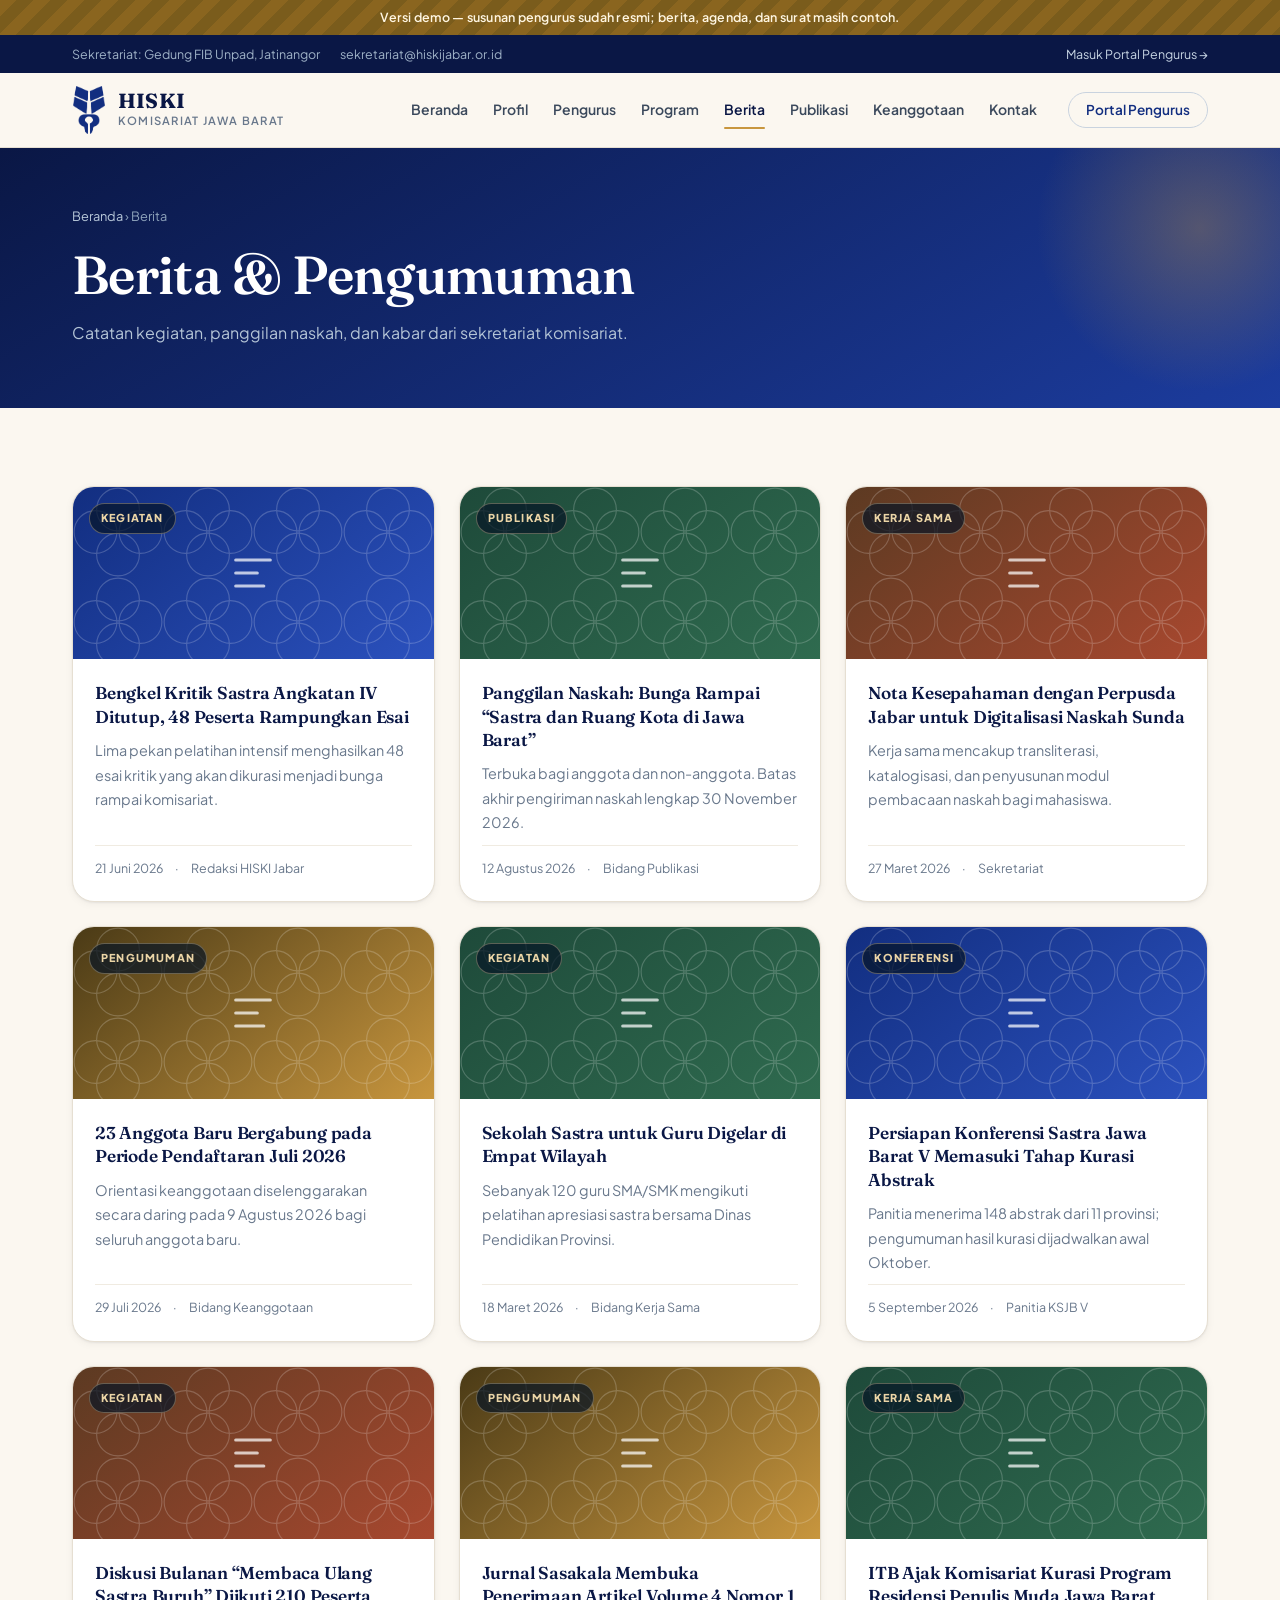
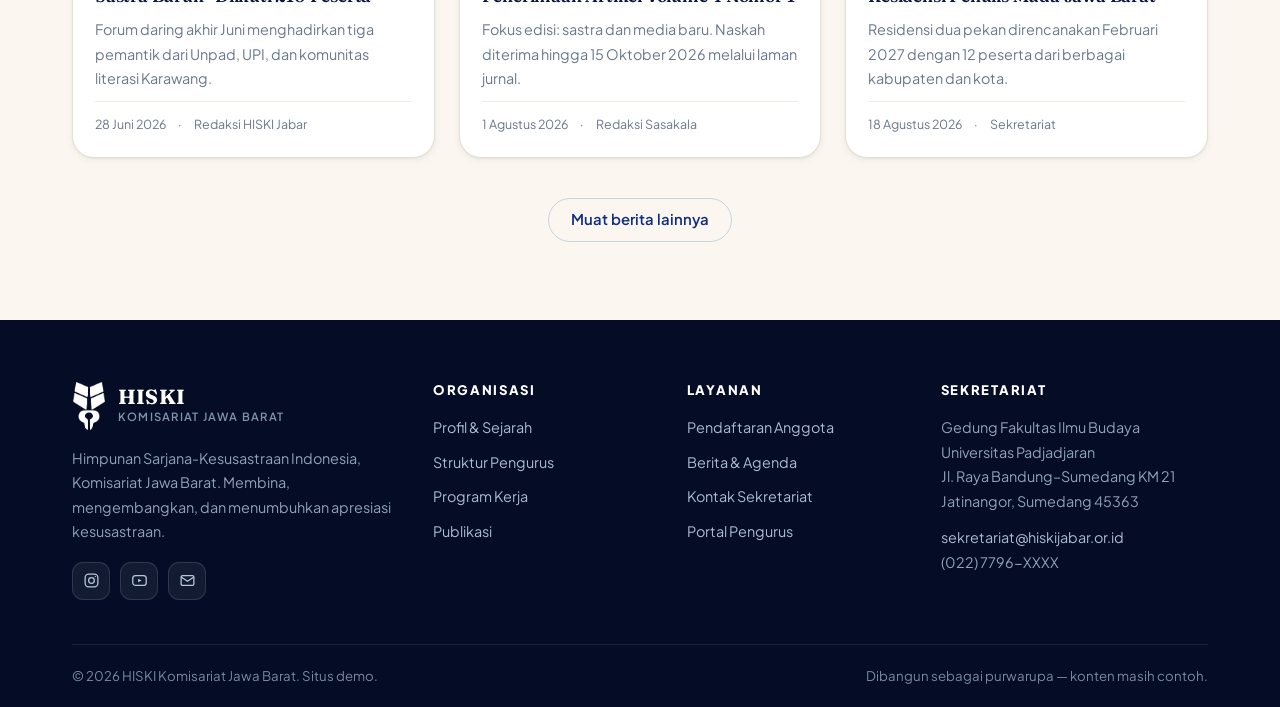
<file: berita.html>
<!DOCTYPE html>
<html lang="id">
<head>
<meta charset="utf-8">
<meta name="viewport" content="width=device-width, initial-scale=1">
<title>Berita — HISKI Komisariat Jawa Barat</title>
<meta name="description" content="Berita, catatan kegiatan, dan pengumuman HISKI Komisariat Jawa Barat.">
<link rel="icon" type="image/png" href="assets/img/favicon.png">
<link rel="apple-touch-icon" href="assets/img/apple-touch-icon.png">
<link rel="preconnect" href="https://fonts.googleapis.com">
<link rel="preconnect" href="https://fonts.gstatic.com" crossorigin>
<link href="https://fonts.googleapis.com/css2?family=Fraunces:opsz,wght@9..144,400;9..144,600;9..144,700&family=Plus+Jakarta+Sans:wght@400;500;600;700;800&display=swap" rel="stylesheet">
<link rel="stylesheet" href="assets/css/style.css">
</head>
<body>

<div class="demo-ribbon">Versi demo — susunan pengurus sudah resmi; berita, agenda, dan surat masih contoh.</div>

<div class="topbar">
  <div class="container">
    <div class="topbar-meta">
      <span>Sekretariat: Gedung FIB Unpad, Jatinangor</span>
      <span>sekretariat@hiskijabar.or.id</span>
    </div>
    <div><a href="portal/index.html">Masuk Portal Pengurus &rarr;</a></div>
  </div>
</div>

<header class="site-header">
  <div class="container header-inner">
    <a class="brand" href="index.html"><img class="brand-mark" src="assets/img/lambang-hiski.png" width="34" height="48" alt="Lambang HISKI">
      <span class="brand-text"><strong>HISKI</strong><small>Komisariat Jawa Barat</small></span>
    </a>
    <nav class="site-nav" id="siteNav">
      <a href="index.html">Beranda</a>
      <a href="profil.html">Profil</a>
      <a href="pengurus.html">Pengurus</a>
      <a href="program.html">Program</a>
      <a href="berita.html">Berita</a>
      <a href="publikasi.html">Publikasi</a>
      <a href="keanggotaan.html">Keanggotaan</a>
      <a href="kontak.html">Kontak</a>
      <a class="btn btn-primary btn-sm nav-cta" href="portal/index.html">Portal Pengurus</a>
    </nav>
    <div class="header-cta"><a class="btn btn-outline btn-sm" href="portal/index.html">Portal Pengurus</a></div>
    <button class="nav-toggle" id="navToggle" aria-label="Buka menu" aria-expanded="false"><span></span></button>
  </div>
</header>

<main>

<section class="page-hero">
  <div class="container">
    <div class="crumbs"><a href="index.html">Beranda</a> &rsaquo; Berita</div>
    <h1>Berita &amp; Pengumuman</h1>
    <p>Catatan kegiatan, panggilan naskah, dan kabar dari sekretariat komisariat.</p>
  </div>
</section>


<section class="section section--cream">
  <div class="container">
    <div class="grid g-3">
      
      <article class="news-card reveal">
        <div class="news-thumb "><span class="tag on-dark">Kegiatan</span>
          <svg viewBox="0 0 24 24" fill="none" stroke="currentColor" stroke-width="1.4" stroke-linecap="round"><path d="M4 6h16M4 12h10M4 18h13"/></svg></div>
        <div class="news-body">
          <h3><a href="#">Bengkel Kritik Sastra Angkatan IV Ditutup, 48 Peserta Rampungkan Esai</a></h3>
          <p>Lima pekan pelatihan intensif menghasilkan 48 esai kritik yang akan dikurasi menjadi bunga rampai komisariat.</p>
          <div class="news-meta"><span>21 Juni 2026</span><span>·</span><span>Redaksi HISKI Jabar</span></div>
        </div>
      </article>
      
      <article class="news-card reveal">
        <div class="news-thumb t3"><span class="tag on-dark">Publikasi</span>
          <svg viewBox="0 0 24 24" fill="none" stroke="currentColor" stroke-width="1.4" stroke-linecap="round"><path d="M4 6h16M4 12h10M4 18h13"/></svg></div>
        <div class="news-body">
          <h3><a href="#">Panggilan Naskah: Bunga Rampai “Sastra dan Ruang Kota di Jawa Barat”</a></h3>
          <p>Terbuka bagi anggota dan non-anggota. Batas akhir pengiriman naskah lengkap 30 November 2026.</p>
          <div class="news-meta"><span>12 Agustus 2026</span><span>·</span><span>Bidang Publikasi</span></div>
        </div>
      </article>
      
      <article class="news-card reveal">
        <div class="news-thumb t2"><span class="tag on-dark">Kerja Sama</span>
          <svg viewBox="0 0 24 24" fill="none" stroke="currentColor" stroke-width="1.4" stroke-linecap="round"><path d="M4 6h16M4 12h10M4 18h13"/></svg></div>
        <div class="news-body">
          <h3><a href="#">Nota Kesepahaman dengan Perpusda Jabar untuk Digitalisasi Naskah Sunda</a></h3>
          <p>Kerja sama mencakup transliterasi, katalogisasi, dan penyusunan modul pembacaan naskah bagi mahasiswa.</p>
          <div class="news-meta"><span>27 Maret 2026</span><span>·</span><span>Sekretariat</span></div>
        </div>
      </article>
      
      <article class="news-card reveal">
        <div class="news-thumb t4"><span class="tag on-dark">Pengumuman</span>
          <svg viewBox="0 0 24 24" fill="none" stroke="currentColor" stroke-width="1.4" stroke-linecap="round"><path d="M4 6h16M4 12h10M4 18h13"/></svg></div>
        <div class="news-body">
          <h3><a href="#">23 Anggota Baru Bergabung pada Periode Pendaftaran Juli 2026</a></h3>
          <p>Orientasi keanggotaan diselenggarakan secara daring pada 9 Agustus 2026 bagi seluruh anggota baru.</p>
          <div class="news-meta"><span>29 Juli 2026</span><span>·</span><span>Bidang Keanggotaan</span></div>
        </div>
      </article>
      
      <article class="news-card reveal">
        <div class="news-thumb t3"><span class="tag on-dark">Kegiatan</span>
          <svg viewBox="0 0 24 24" fill="none" stroke="currentColor" stroke-width="1.4" stroke-linecap="round"><path d="M4 6h16M4 12h10M4 18h13"/></svg></div>
        <div class="news-body">
          <h3><a href="#">Sekolah Sastra untuk Guru Digelar di Empat Wilayah</a></h3>
          <p>Sebanyak 120 guru SMA/SMK mengikuti pelatihan apresiasi sastra bersama Dinas Pendidikan Provinsi.</p>
          <div class="news-meta"><span>18 Maret 2026</span><span>·</span><span>Bidang Kerja Sama</span></div>
        </div>
      </article>
      
      <article class="news-card reveal">
        <div class="news-thumb "><span class="tag on-dark">Konferensi</span>
          <svg viewBox="0 0 24 24" fill="none" stroke="currentColor" stroke-width="1.4" stroke-linecap="round"><path d="M4 6h16M4 12h10M4 18h13"/></svg></div>
        <div class="news-body">
          <h3><a href="#">Persiapan Konferensi Sastra Jawa Barat V Memasuki Tahap Kurasi Abstrak</a></h3>
          <p>Panitia menerima 148 abstrak dari 11 provinsi; pengumuman hasil kurasi dijadwalkan awal Oktober.</p>
          <div class="news-meta"><span>5 September 2026</span><span>·</span><span>Panitia KSJB V</span></div>
        </div>
      </article>
      
      <article class="news-card reveal">
        <div class="news-thumb t2"><span class="tag on-dark">Kegiatan</span>
          <svg viewBox="0 0 24 24" fill="none" stroke="currentColor" stroke-width="1.4" stroke-linecap="round"><path d="M4 6h16M4 12h10M4 18h13"/></svg></div>
        <div class="news-body">
          <h3><a href="#">Diskusi Bulanan “Membaca Ulang Sastra Buruh” Diikuti 210 Peserta</a></h3>
          <p>Forum daring akhir Juni menghadirkan tiga pemantik dari Unpad, UPI, dan komunitas literasi Karawang.</p>
          <div class="news-meta"><span>28 Juni 2026</span><span>·</span><span>Redaksi HISKI Jabar</span></div>
        </div>
      </article>
      
      <article class="news-card reveal">
        <div class="news-thumb t4"><span class="tag on-dark">Pengumuman</span>
          <svg viewBox="0 0 24 24" fill="none" stroke="currentColor" stroke-width="1.4" stroke-linecap="round"><path d="M4 6h16M4 12h10M4 18h13"/></svg></div>
        <div class="news-body">
          <h3><a href="#">Jurnal Sasakala Membuka Penerimaan Artikel Volume 4 Nomor 1</a></h3>
          <p>Fokus edisi: sastra dan media baru. Naskah diterima hingga 15 Oktober 2026 melalui laman jurnal.</p>
          <div class="news-meta"><span>1 Agustus 2026</span><span>·</span><span>Redaksi Sasakala</span></div>
        </div>
      </article>
      
      <article class="news-card reveal">
        <div class="news-thumb t3"><span class="tag on-dark">Kerja Sama</span>
          <svg viewBox="0 0 24 24" fill="none" stroke="currentColor" stroke-width="1.4" stroke-linecap="round"><path d="M4 6h16M4 12h10M4 18h13"/></svg></div>
        <div class="news-body">
          <h3><a href="#">ITB Ajak Komisariat Kurasi Program Residensi Penulis Muda Jawa Barat</a></h3>
          <p>Residensi dua pekan direncanakan Februari 2027 dengan 12 peserta dari berbagai kabupaten dan kota.</p>
          <div class="news-meta"><span>18 Agustus 2026</span><span>·</span><span>Sekretariat</span></div>
        </div>
      </article>
    </div>
    <div style="text-align:center;margin-top:40px" class="reveal">
      <button class="btn btn-outline" onclick="window.HISKI.toast('Demo: pemuatan berita berikutnya aktif setelah tersambung ke pengelola konten.')">Muat berita lainnya</button>
    </div>
  </div>
</section>

</main>

<footer class="site-footer">
  <div class="container">
    <div class="footer-grid">
      <div class="footer-brand">
        <a class="brand" href="index.html"><img class="brand-mark" src="assets/img/lambang-hiski-putih.png" width="34" height="48" alt="Lambang HISKI">
          <span class="brand-text"><strong>HISKI</strong><small>Komisariat Jawa Barat</small></span>
        </a>
        <p>Himpunan Sarjana-Kesusastraan Indonesia, Komisariat Jawa Barat. Membina, mengembangkan, dan menumbuhkan apresiasi kesusastraan.</p>
        <div class="socials">
          <a href="#" aria-label="Instagram"><svg viewBox="0 0 24 24" fill="none" stroke="currentColor" stroke-width="1.8"><rect x="3" y="3" width="18" height="18" rx="5"/><circle cx="12" cy="12" r="4"/><circle cx="17.5" cy="6.5" r="1" fill="currentColor" stroke="none"/></svg></a>
          <a href="#" aria-label="YouTube"><svg viewBox="0 0 24 24" fill="none" stroke="currentColor" stroke-width="1.8"><rect x="2.5" y="5" width="19" height="14" rx="4"/><path d="m10 9.5 5 2.5-5 2.5z" fill="currentColor" stroke="none"/></svg></a>
          <a href="#" aria-label="Surel"><svg viewBox="0 0 24 24" fill="none" stroke="currentColor" stroke-width="1.8"><rect x="3" y="5" width="18" height="14" rx="2"/><path d="m3 7 9 6 9-6"/></svg></a>
        </div>
      </div>
      <div>
        <h4>Organisasi</h4>
        <ul class="footer-links">
          <li><a href="profil.html">Profil &amp; Sejarah</a></li>
          <li><a href="pengurus.html">Struktur Pengurus</a></li>
          <li><a href="program.html">Program Kerja</a></li>
          <li><a href="publikasi.html">Publikasi</a></li>
        </ul>
      </div>
      <div>
        <h4>Layanan</h4>
        <ul class="footer-links">
          <li><a href="keanggotaan.html">Pendaftaran Anggota</a></li>
          <li><a href="berita.html">Berita &amp; Agenda</a></li>
          <li><a href="kontak.html">Kontak Sekretariat</a></li>
          <li><a href="portal/index.html">Portal Pengurus</a></li>
        </ul>
      </div>
      <div>
        <h4>Sekretariat</h4>
        <p style="font-size:.9rem;margin-bottom:12px">Gedung Fakultas Ilmu Budaya<br>Universitas Padjadjaran<br>Jl. Raya Bandung–Sumedang KM 21<br>Jatinangor, Sumedang 45363</p>
        <p style="font-size:.9rem;margin:0"><a href="mailto:sekretariat@hiskijabar.or.id">sekretariat@hiskijabar.or.id</a><br>(022) 7796-XXXX</p>
      </div>
    </div>
    <div class="footer-bottom">
      <span>&copy; <span data-year></span> HISKI Komisariat Jawa Barat. Situs demo.</span>
      <span>Dibangun sebagai purwarupa — konten masih contoh.</span>
    </div>
  </div>
</footer>

<script src="assets/js/site.js"></script>
</body>
</html>
</file>
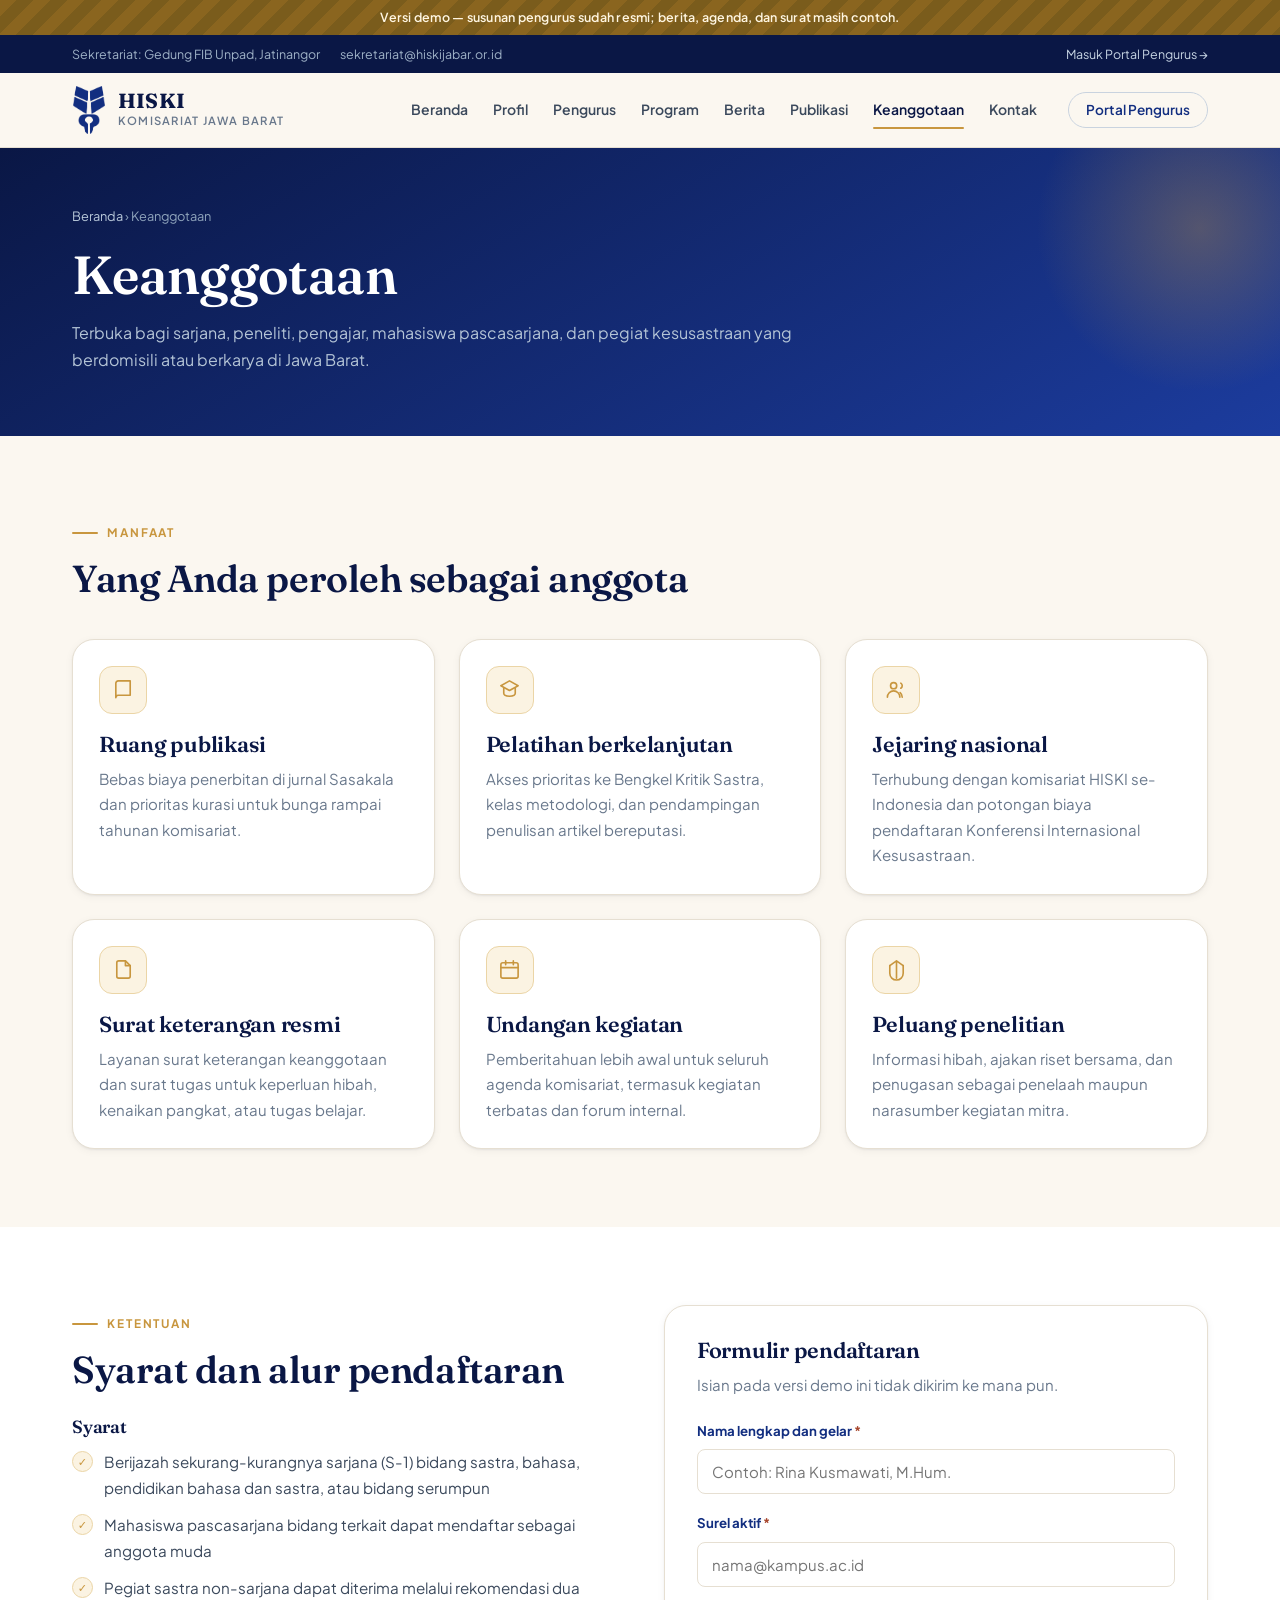
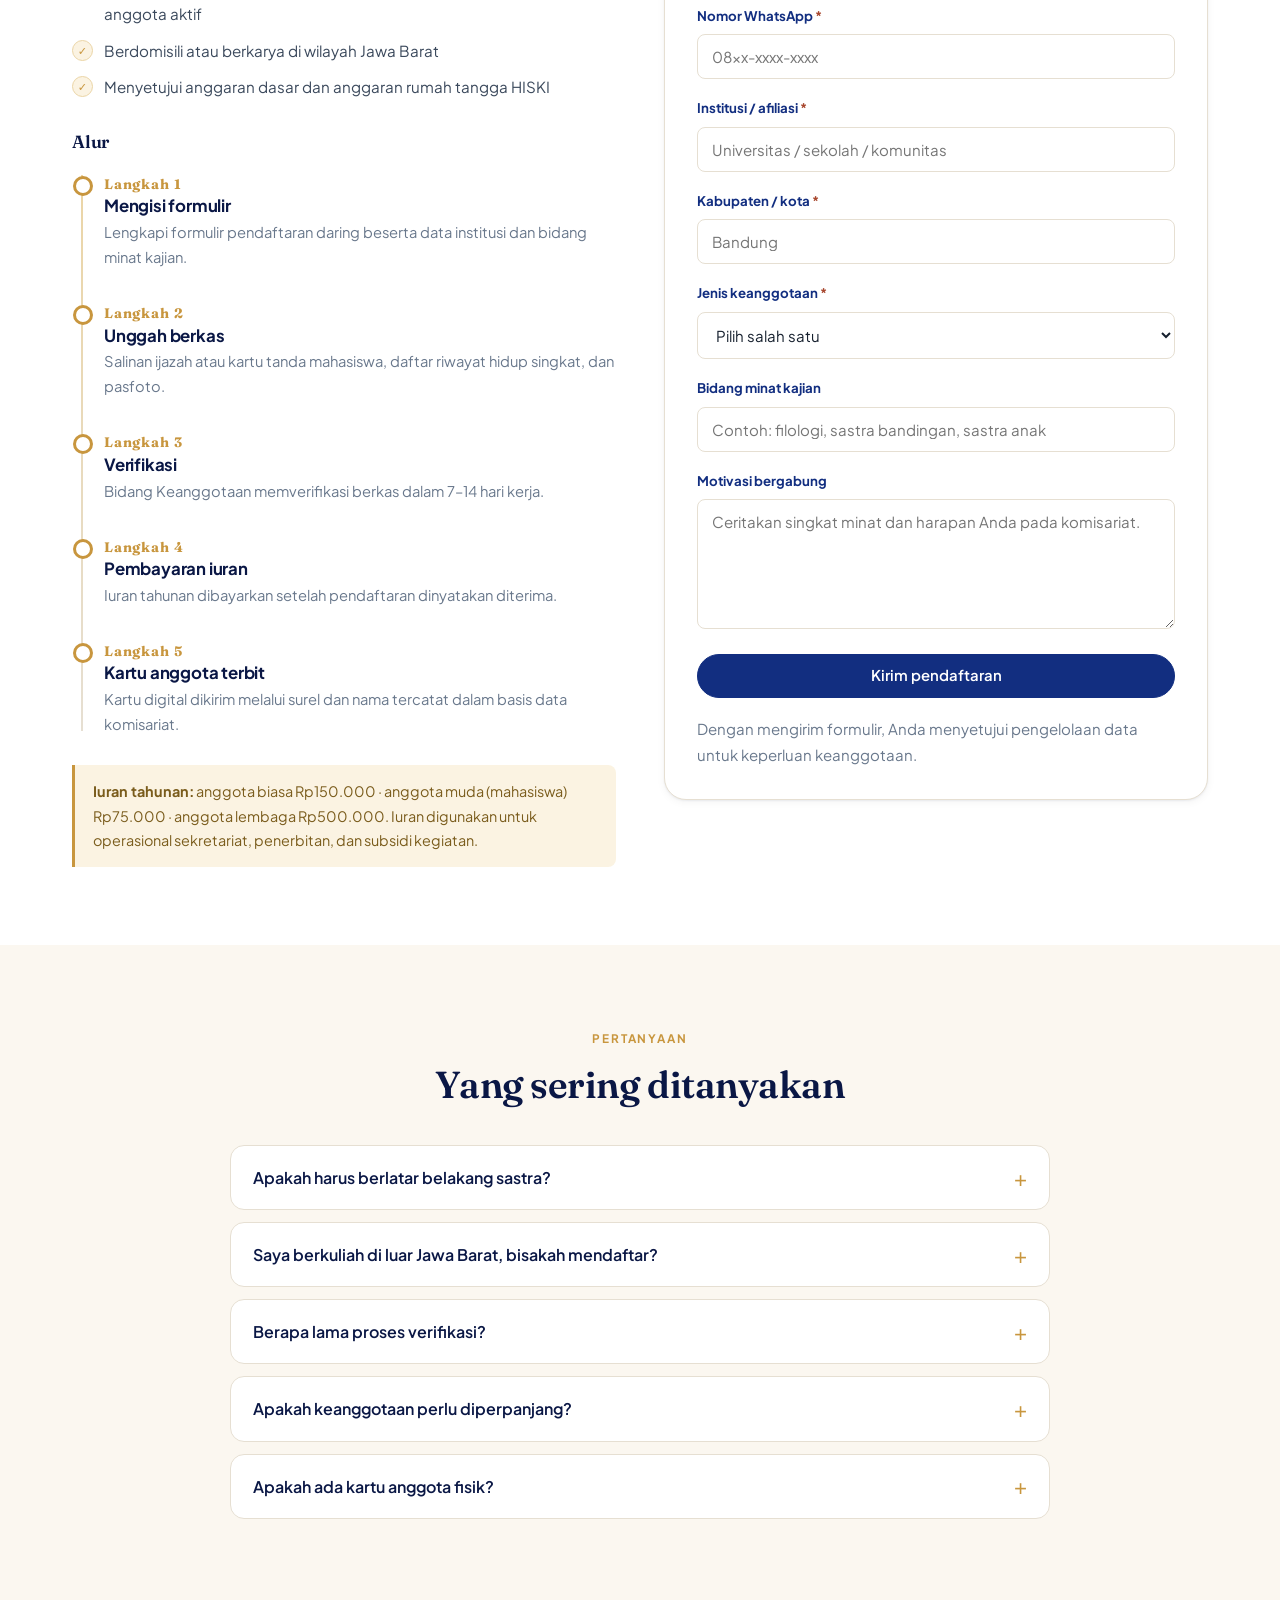
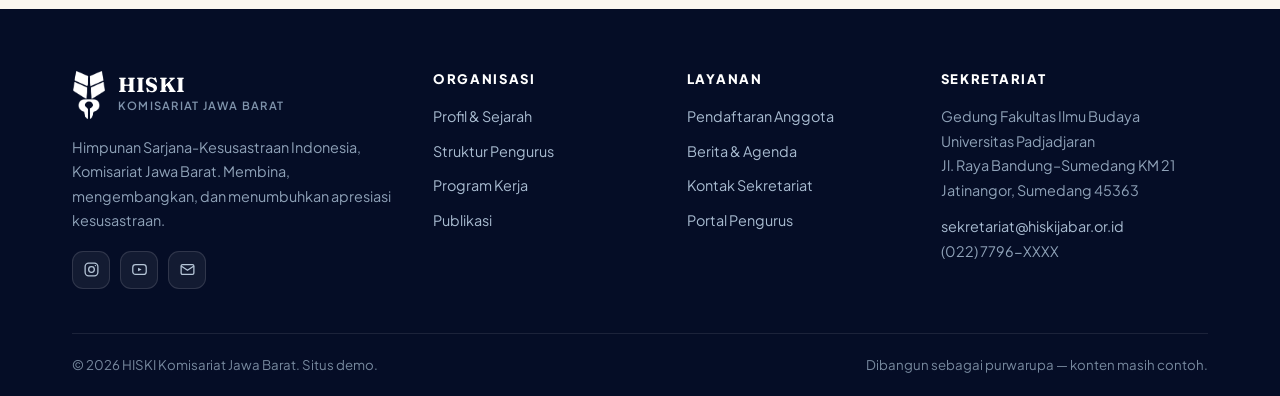
<file: keanggotaan.html>
<!DOCTYPE html>
<html lang="id">
<head>
<meta charset="utf-8">
<meta name="viewport" content="width=device-width, initial-scale=1">
<title>Keanggotaan — HISKI Komisariat Jawa Barat</title>
<meta name="description" content="Syarat, manfaat, dan cara mendaftar menjadi anggota HISKI Komisariat Jawa Barat.">
<link rel="icon" type="image/png" href="assets/img/favicon.png">
<link rel="apple-touch-icon" href="assets/img/apple-touch-icon.png">
<link rel="preconnect" href="https://fonts.googleapis.com">
<link rel="preconnect" href="https://fonts.gstatic.com" crossorigin>
<link href="https://fonts.googleapis.com/css2?family=Fraunces:opsz,wght@9..144,400;9..144,600;9..144,700&family=Plus+Jakarta+Sans:wght@400;500;600;700;800&display=swap" rel="stylesheet">
<link rel="stylesheet" href="assets/css/style.css">
</head>
<body>

<div class="demo-ribbon">Versi demo — susunan pengurus sudah resmi; berita, agenda, dan surat masih contoh.</div>

<div class="topbar">
  <div class="container">
    <div class="topbar-meta">
      <span>Sekretariat: Gedung FIB Unpad, Jatinangor</span>
      <span>sekretariat@hiskijabar.or.id</span>
    </div>
    <div><a href="portal/index.html">Masuk Portal Pengurus &rarr;</a></div>
  </div>
</div>

<header class="site-header">
  <div class="container header-inner">
    <a class="brand" href="index.html"><img class="brand-mark" src="assets/img/lambang-hiski.png" width="34" height="48" alt="Lambang HISKI">
      <span class="brand-text"><strong>HISKI</strong><small>Komisariat Jawa Barat</small></span>
    </a>
    <nav class="site-nav" id="siteNav">
      <a href="index.html">Beranda</a>
      <a href="profil.html">Profil</a>
      <a href="pengurus.html">Pengurus</a>
      <a href="program.html">Program</a>
      <a href="berita.html">Berita</a>
      <a href="publikasi.html">Publikasi</a>
      <a href="keanggotaan.html">Keanggotaan</a>
      <a href="kontak.html">Kontak</a>
      <a class="btn btn-primary btn-sm nav-cta" href="portal/index.html">Portal Pengurus</a>
    </nav>
    <div class="header-cta"><a class="btn btn-outline btn-sm" href="portal/index.html">Portal Pengurus</a></div>
    <button class="nav-toggle" id="navToggle" aria-label="Buka menu" aria-expanded="false"><span></span></button>
  </div>
</header>

<main>

<section class="page-hero">
  <div class="container">
    <div class="crumbs"><a href="index.html">Beranda</a> &rsaquo; Keanggotaan</div>
    <h1>Keanggotaan</h1>
    <p>Terbuka bagi sarjana, peneliti, pengajar, mahasiswa pascasarjana, dan pegiat kesusastraan yang berdomisili atau berkarya di Jawa Barat.</p>
  </div>
</section>


<section class="section section--cream">
  <div class="container">
    <div class="section-head reveal"><span class="eyebrow">Manfaat</span><h2>Yang Anda peroleh sebagai anggota</h2></div>
    <div class="grid g-3">
      <article class="card reveal"><div class="card-icon"><svg viewBox="0 0 24 24" fill="none" stroke="currentColor" stroke-width="1.7" stroke-linecap="round" stroke-linejoin="round"><path d="M4 5.5A2.5 2.5 0 0 1 6.5 3H19v15H6.5A2.5 2.5 0 0 0 4 20.5z"/></svg></div>
        <h3>Ruang publikasi</h3><p>Bebas biaya penerbitan di jurnal Sasakala dan prioritas kurasi untuk bunga rampai tahunan komisariat.</p></article>
      <article class="card reveal"><div class="card-icon"><svg viewBox="0 0 24 24" fill="none" stroke="currentColor" stroke-width="1.7" stroke-linecap="round" stroke-linejoin="round"><path d="M12 3 3 8l9 5 9-5z"/><path d="M6 10.5V16c0 1.7 2.7 3 6 3s6-1.3 6-3v-5.5"/></svg></div>
        <h3>Pelatihan berkelanjutan</h3><p>Akses prioritas ke Bengkel Kritik Sastra, kelas metodologi, dan pendampingan penulisan artikel bereputasi.</p></article>
      <article class="card reveal"><div class="card-icon"><svg viewBox="0 0 24 24" fill="none" stroke="currentColor" stroke-width="1.7" stroke-linecap="round" stroke-linejoin="round"><circle cx="9" cy="8" r="3.2"/><path d="M2.5 20a6.5 6.5 0 0 1 13 0"/><path d="M16.5 5.3a3.2 3.2 0 0 1 0 5.4M18 20a6.4 6.4 0 0 0-2.2-4.8"/></svg></div>
        <h3>Jejaring nasional</h3><p>Terhubung dengan komisariat HISKI se-Indonesia dan potongan biaya pendaftaran Konferensi Internasional Kesusastraan.</p></article>
      <article class="card reveal"><div class="card-icon"><svg viewBox="0 0 24 24" fill="none" stroke="currentColor" stroke-width="1.7" stroke-linecap="round" stroke-linejoin="round"><path d="M14 3H7a2 2 0 0 0-2 2v14a2 2 0 0 0 2 2h10a2 2 0 0 0 2-2V8z"/><path d="M14 3v5h5"/></svg></div>
        <h3>Surat keterangan resmi</h3><p>Layanan surat keterangan keanggotaan dan surat tugas untuk keperluan hibah, kenaikan pangkat, atau tugas belajar.</p></article>
      <article class="card reveal"><div class="card-icon"><svg viewBox="0 0 24 24" fill="none" stroke="currentColor" stroke-width="1.7" stroke-linecap="round" stroke-linejoin="round"><rect x="3" y="5" width="18" height="16" rx="2"/><path d="M3 10h18M8 3v4M16 3v4"/></svg></div>
        <h3>Undangan kegiatan</h3><p>Pemberitahuan lebih awal untuk seluruh agenda komisariat, termasuk kegiatan terbatas dan forum internal.</p></article>
      <article class="card reveal"><div class="card-icon"><svg viewBox="0 0 24 24" fill="none" stroke="currentColor" stroke-width="1.7" stroke-linecap="round" stroke-linejoin="round"><path d="M12 3v18M5 8l7-5 7 5"/><path d="M5 8v8a7 7 0 0 0 14 0V8"/></svg></div>
        <h3>Peluang penelitian</h3><p>Informasi hibah, ajakan riset bersama, dan penugasan sebagai penelaah maupun narasumber kegiatan mitra.</p></article>
    </div>
  </div>
</section>

<section class="section section--paper">
  <div class="container">
    <div class="grid g-2" style="gap:48px;align-items:start">
      <div class="reveal">
        <span class="eyebrow">Ketentuan</span>
        <h2>Syarat dan alur pendaftaran</h2>
        <h3 style="margin-top:24px;font-size:1.1rem">Syarat</h3>
        <ul class="check-list" style="margin-top:12px">
          <li>Berijazah sekurang-kurangnya sarjana (S-1) bidang sastra, bahasa, pendidikan bahasa dan sastra, atau bidang serumpun</li>
          <li>Mahasiswa pascasarjana bidang terkait dapat mendaftar sebagai anggota muda</li>
          <li>Pegiat sastra non-sarjana dapat diterima melalui rekomendasi dua anggota aktif</li>
          <li>Berdomisili atau berkarya di wilayah Jawa Barat</li>
          <li>Menyetujui anggaran dasar dan anggaran rumah tangga HISKI</li>
        </ul>

        <h3 style="margin-top:32px;font-size:1.1rem">Alur</h3>
        <ul class="timeline" style="margin-top:16px;padding-left:32px">
          <li><span class="yr">Langkah 1</span><h4>Mengisi formulir</h4><p>Lengkapi formulir pendaftaran daring beserta data institusi dan bidang minat kajian.</p></li>
          <li><span class="yr">Langkah 2</span><h4>Unggah berkas</h4><p>Salinan ijazah atau kartu tanda mahasiswa, daftar riwayat hidup singkat, dan pasfoto.</p></li>
          <li><span class="yr">Langkah 3</span><h4>Verifikasi</h4><p>Bidang Keanggotaan memverifikasi berkas dalam 7–14 hari kerja.</p></li>
          <li><span class="yr">Langkah 4</span><h4>Pembayaran iuran</h4><p>Iuran tahunan dibayarkan setelah pendaftaran dinyatakan diterima.</p></li>
          <li><span class="yr">Langkah 5</span><h4>Kartu anggota terbit</h4><p>Kartu digital dikirim melalui surel dan nama tercatat dalam basis data komisariat.</p></li>
        </ul>

        <div class="note" style="margin-top:26px"><b>Iuran tahunan:</b> anggota biasa Rp150.000 · anggota muda (mahasiswa) Rp75.000 · anggota lembaga Rp500.000. Iuran digunakan untuk operasional sekretariat, penerbitan, dan subsidi kegiatan.</div>
      </div>

      <div class="card reveal" style="padding:32px">
        <h3>Formulir pendaftaran</h3>
        <p class="small muted" style="margin-bottom:22px">Isian pada versi demo ini tidak dikirim ke mana pun.</p>
        <form class="form-grid" data-demo>
          <div class="field"><label for="nama">Nama lengkap dan gelar <span class="req">*</span></label><input id="nama" name="nama" required placeholder="Contoh: Rina Kusmawati, M.Hum."></div>
          <div class="field"><label for="surel">Surel aktif <span class="req">*</span></label><input id="surel" name="surel" type="email" required placeholder="nama@kampus.ac.id"></div>
          <div class="field"><label for="wa">Nomor WhatsApp <span class="req">*</span></label><input id="wa" name="wa" required placeholder="08xx-xxxx-xxxx"></div>
          <div class="field"><label for="inst">Institusi / afiliasi <span class="req">*</span></label><input id="inst" name="inst" required placeholder="Universitas / sekolah / komunitas"></div>
          <div class="field"><label for="kota">Kabupaten / kota <span class="req">*</span></label><input id="kota" name="kota" required placeholder="Bandung"></div>
          <div class="field"><label for="jenis">Jenis keanggotaan <span class="req">*</span></label>
            <select id="jenis" name="jenis" required>
              <option value="">Pilih salah satu</option>
              <option>Anggota biasa (sarjana / dosen / peneliti)</option>
              <option>Anggota muda (mahasiswa pascasarjana)</option>
              <option>Anggota lembaga</option>
            </select></div>
          <div class="field"><label for="bidang">Bidang minat kajian</label><input id="bidang" name="bidang" placeholder="Contoh: filologi, sastra bandingan, sastra anak"></div>
          <div class="field"><label for="alasan">Motivasi bergabung</label><textarea id="alasan" name="alasan" placeholder="Ceritakan singkat minat dan harapan Anda pada komisariat."></textarea></div>
          <button class="btn btn-primary btn-block" type="submit">Kirim pendaftaran</button>
          <p class="small muted" style="margin:0">Dengan mengirim formulir, Anda menyetujui pengelolaan data untuk keperluan keanggotaan.</p>
        </form>
      </div>
    </div>
  </div>
</section>

<section class="section section--cream">
  <div class="container">
    <div class="section-head center reveal"><span class="eyebrow">Pertanyaan</span><h2>Yang sering ditanyakan</h2></div>
    <div style="max-width:820px;margin-inline:auto" class="reveal">
      <details class="acc"><summary>Apakah harus berlatar belakang sastra?</summary><div class="acc-body">Tidak harus. Sarjana bidang serumpun seperti pendidikan bahasa, linguistik, sejarah, atau kajian budaya dapat mendaftar. Pegiat sastra tanpa latar belakang sarjana dapat bergabung melalui rekomendasi dua anggota aktif.</div></details>
      <details class="acc"><summary>Saya berkuliah di luar Jawa Barat, bisakah mendaftar?</summary><div class="acc-body">Bisa, sepanjang Anda berdomisili atau aktif berkarya di Jawa Barat. Jika tidak, Anda dapat mendaftar pada komisariat HISKI terdekat dengan tempat tinggal Anda.</div></details>
      <details class="acc"><summary>Berapa lama proses verifikasi?</summary><div class="acc-body">Umumnya 7–14 hari kerja setelah berkas lengkap diterima. Bidang Keanggotaan akan menghubungi melalui surel apabila ada berkas yang perlu dilengkapi.</div></details>
      <details class="acc"><summary>Apakah keanggotaan perlu diperpanjang?</summary><div class="acc-body">Ya, keanggotaan diperbarui setiap tahun melalui pembayaran iuran. Anggota yang tidak memperbarui selama dua tahun berturut-turut dinyatakan tidak aktif dan dapat diaktifkan kembali sewaktu-waktu.</div></details>
      <details class="acc"><summary>Apakah ada kartu anggota fisik?</summary><div class="acc-body">Kartu diterbitkan dalam bentuk digital. Kartu fisik dapat dicetak atas permintaan dengan biaya cetak dan pengiriman ditanggung anggota.</div></details>
    </div>
  </div>
</section>

</main>

<footer class="site-footer">
  <div class="container">
    <div class="footer-grid">
      <div class="footer-brand">
        <a class="brand" href="index.html"><img class="brand-mark" src="assets/img/lambang-hiski-putih.png" width="34" height="48" alt="Lambang HISKI">
          <span class="brand-text"><strong>HISKI</strong><small>Komisariat Jawa Barat</small></span>
        </a>
        <p>Himpunan Sarjana-Kesusastraan Indonesia, Komisariat Jawa Barat. Membina, mengembangkan, dan menumbuhkan apresiasi kesusastraan.</p>
        <div class="socials">
          <a href="#" aria-label="Instagram"><svg viewBox="0 0 24 24" fill="none" stroke="currentColor" stroke-width="1.8"><rect x="3" y="3" width="18" height="18" rx="5"/><circle cx="12" cy="12" r="4"/><circle cx="17.5" cy="6.5" r="1" fill="currentColor" stroke="none"/></svg></a>
          <a href="#" aria-label="YouTube"><svg viewBox="0 0 24 24" fill="none" stroke="currentColor" stroke-width="1.8"><rect x="2.5" y="5" width="19" height="14" rx="4"/><path d="m10 9.5 5 2.5-5 2.5z" fill="currentColor" stroke="none"/></svg></a>
          <a href="#" aria-label="Surel"><svg viewBox="0 0 24 24" fill="none" stroke="currentColor" stroke-width="1.8"><rect x="3" y="5" width="18" height="14" rx="2"/><path d="m3 7 9 6 9-6"/></svg></a>
        </div>
      </div>
      <div>
        <h4>Organisasi</h4>
        <ul class="footer-links">
          <li><a href="profil.html">Profil &amp; Sejarah</a></li>
          <li><a href="pengurus.html">Struktur Pengurus</a></li>
          <li><a href="program.html">Program Kerja</a></li>
          <li><a href="publikasi.html">Publikasi</a></li>
        </ul>
      </div>
      <div>
        <h4>Layanan</h4>
        <ul class="footer-links">
          <li><a href="keanggotaan.html">Pendaftaran Anggota</a></li>
          <li><a href="berita.html">Berita &amp; Agenda</a></li>
          <li><a href="kontak.html">Kontak Sekretariat</a></li>
          <li><a href="portal/index.html">Portal Pengurus</a></li>
        </ul>
      </div>
      <div>
        <h4>Sekretariat</h4>
        <p style="font-size:.9rem;margin-bottom:12px">Gedung Fakultas Ilmu Budaya<br>Universitas Padjadjaran<br>Jl. Raya Bandung–Sumedang KM 21<br>Jatinangor, Sumedang 45363</p>
        <p style="font-size:.9rem;margin:0"><a href="mailto:sekretariat@hiskijabar.or.id">sekretariat@hiskijabar.or.id</a><br>(022) 7796-XXXX</p>
      </div>
    </div>
    <div class="footer-bottom">
      <span>&copy; <span data-year></span> HISKI Komisariat Jawa Barat. Situs demo.</span>
      <span>Dibangun sebagai purwarupa — konten masih contoh.</span>
    </div>
  </div>
</footer>

<script src="assets/js/site.js"></script>
</body>
</html>
</file>
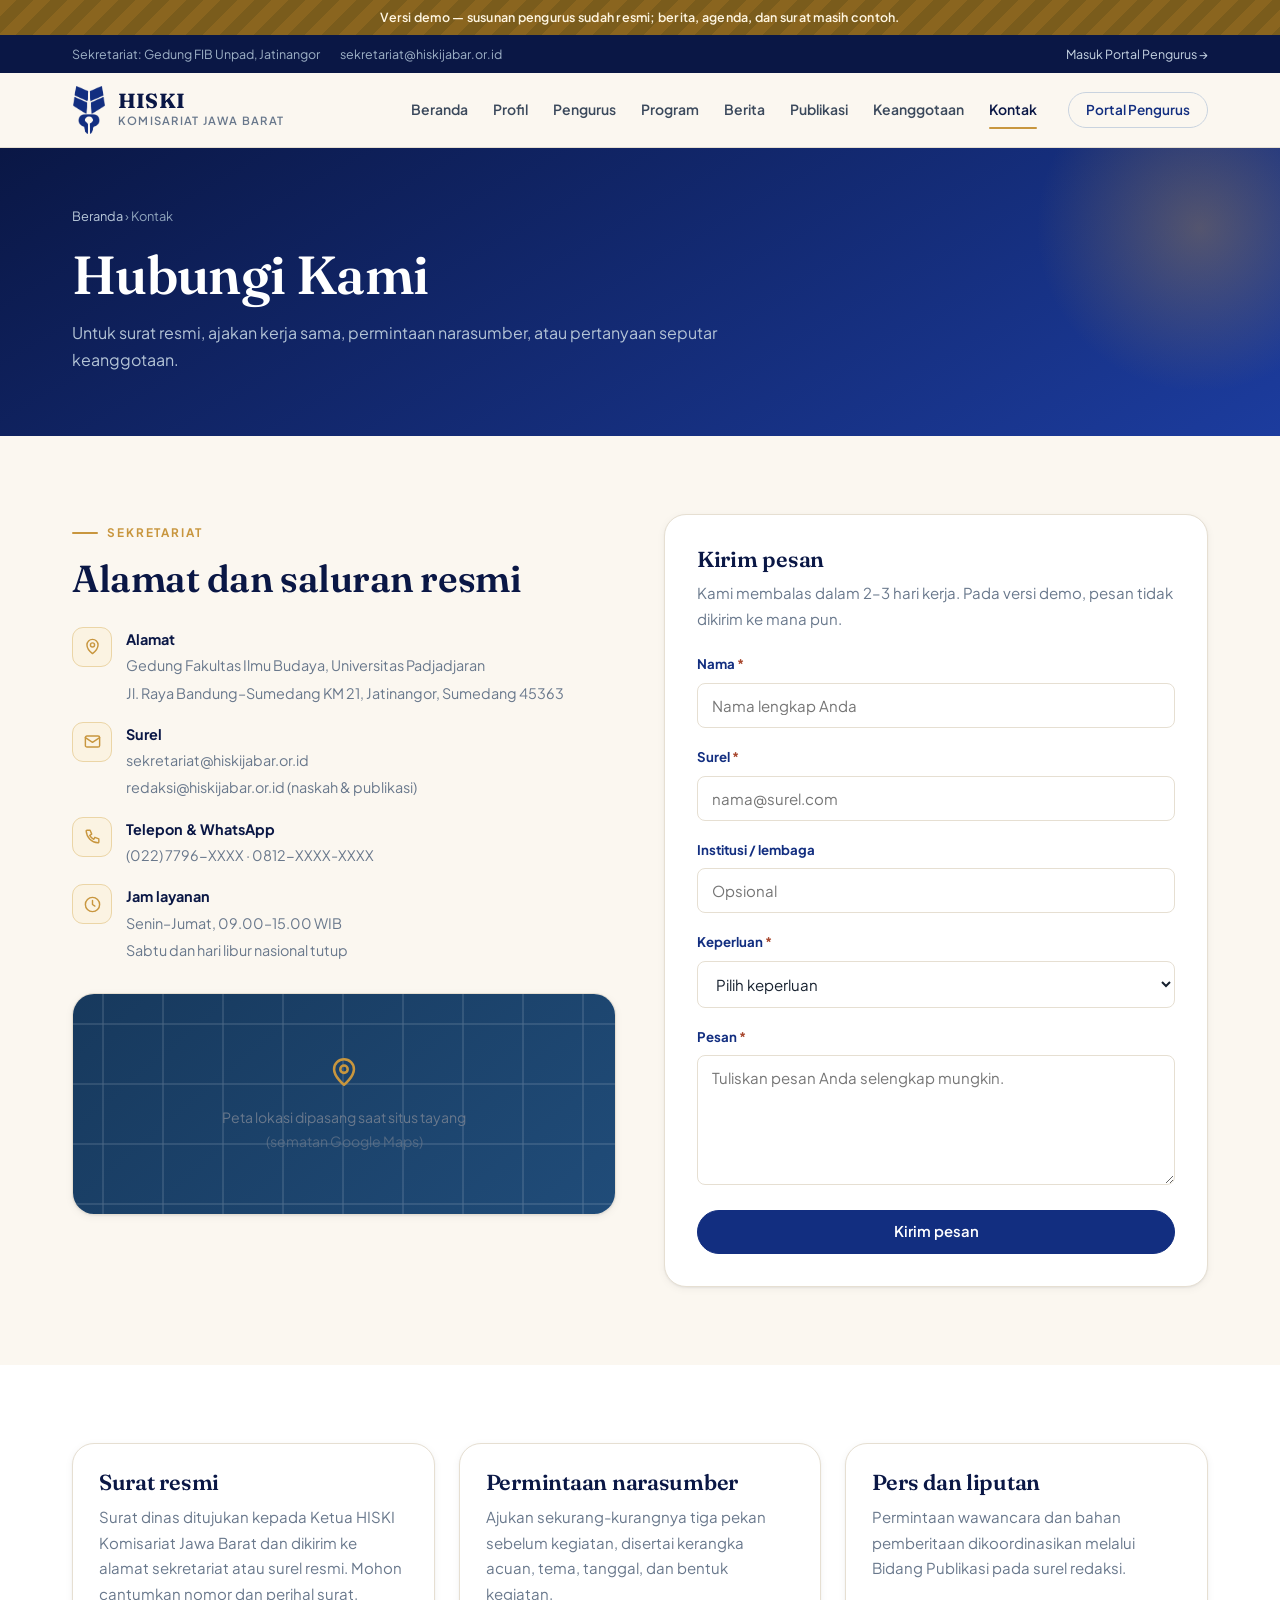
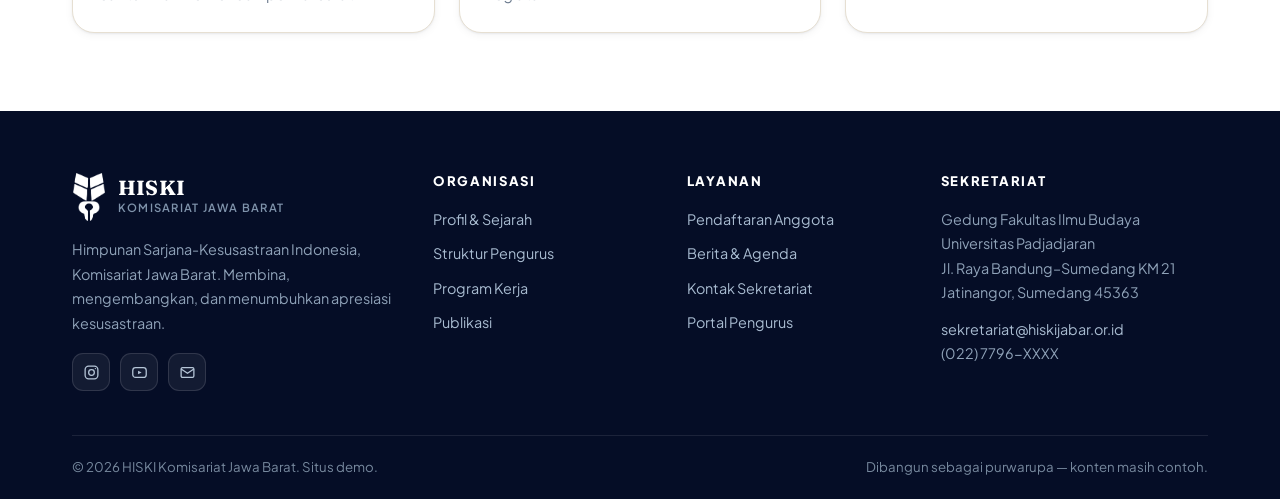
<file: kontak.html>
<!DOCTYPE html>
<html lang="id">
<head>
<meta charset="utf-8">
<meta name="viewport" content="width=device-width, initial-scale=1">
<title>Kontak — HISKI Komisariat Jawa Barat</title>
<meta name="description" content="Hubungi sekretariat HISKI Komisariat Jawa Barat di Jatinangor, Sumedang.">
<link rel="icon" type="image/png" href="assets/img/favicon.png">
<link rel="apple-touch-icon" href="assets/img/apple-touch-icon.png">
<link rel="preconnect" href="https://fonts.googleapis.com">
<link rel="preconnect" href="https://fonts.gstatic.com" crossorigin>
<link href="https://fonts.googleapis.com/css2?family=Fraunces:opsz,wght@9..144,400;9..144,600;9..144,700&family=Plus+Jakarta+Sans:wght@400;500;600;700;800&display=swap" rel="stylesheet">
<link rel="stylesheet" href="assets/css/style.css">
</head>
<body>

<div class="demo-ribbon">Versi demo — susunan pengurus sudah resmi; berita, agenda, dan surat masih contoh.</div>

<div class="topbar">
  <div class="container">
    <div class="topbar-meta">
      <span>Sekretariat: Gedung FIB Unpad, Jatinangor</span>
      <span>sekretariat@hiskijabar.or.id</span>
    </div>
    <div><a href="portal/index.html">Masuk Portal Pengurus &rarr;</a></div>
  </div>
</div>

<header class="site-header">
  <div class="container header-inner">
    <a class="brand" href="index.html"><img class="brand-mark" src="assets/img/lambang-hiski.png" width="34" height="48" alt="Lambang HISKI">
      <span class="brand-text"><strong>HISKI</strong><small>Komisariat Jawa Barat</small></span>
    </a>
    <nav class="site-nav" id="siteNav">
      <a href="index.html">Beranda</a>
      <a href="profil.html">Profil</a>
      <a href="pengurus.html">Pengurus</a>
      <a href="program.html">Program</a>
      <a href="berita.html">Berita</a>
      <a href="publikasi.html">Publikasi</a>
      <a href="keanggotaan.html">Keanggotaan</a>
      <a href="kontak.html">Kontak</a>
      <a class="btn btn-primary btn-sm nav-cta" href="portal/index.html">Portal Pengurus</a>
    </nav>
    <div class="header-cta"><a class="btn btn-outline btn-sm" href="portal/index.html">Portal Pengurus</a></div>
    <button class="nav-toggle" id="navToggle" aria-label="Buka menu" aria-expanded="false"><span></span></button>
  </div>
</header>

<main>

<section class="page-hero">
  <div class="container">
    <div class="crumbs"><a href="index.html">Beranda</a> &rsaquo; Kontak</div>
    <h1>Hubungi Kami</h1>
    <p>Untuk surat resmi, ajakan kerja sama, permintaan narasumber, atau pertanyaan seputar keanggotaan.</p>
  </div>
</section>


<section class="section section--cream">
  <div class="container">
    <div class="grid g-2" style="gap:48px;align-items:start">
      <div class="reveal">
        <span class="eyebrow">Sekretariat</span>
        <h2>Alamat dan saluran resmi</h2>
        <ul class="info-list" style="margin-top:26px;padding:0">
          <li><span class="ico"><svg viewBox="0 0 24 24" fill="none" stroke="currentColor" stroke-width="1.8" stroke-linecap="round" stroke-linejoin="round"><path d="M12 21s7-5.6 7-11a7 7 0 1 0-14 0c0 5.4 7 11 7 11z"/><circle cx="12" cy="10" r="2.6"/></svg></span>
            <div><b>Alamat</b><span>Gedung Fakultas Ilmu Budaya, Universitas Padjadjaran<br>Jl. Raya Bandung–Sumedang KM 21, Jatinangor, Sumedang 45363</span></div></li>
          <li><span class="ico"><svg viewBox="0 0 24 24" fill="none" stroke="currentColor" stroke-width="1.8" stroke-linecap="round" stroke-linejoin="round"><rect x="3" y="5" width="18" height="14" rx="2"/><path d="m3 7 9 6 9-6"/></svg></span>
            <div><b>Surel</b><span>sekretariat@hiskijabar.or.id<br>redaksi@hiskijabar.or.id (naskah &amp; publikasi)</span></div></li>
          <li><span class="ico"><svg viewBox="0 0 24 24" fill="none" stroke="currentColor" stroke-width="1.8" stroke-linecap="round" stroke-linejoin="round"><path d="M5 4h4l2 5-2.5 1.5a12 12 0 0 0 5 5L15 13l5 2v4a1 1 0 0 1-1.1 1A16 16 0 0 1 4 5.1 1 1 0 0 1 5 4z"/></svg></span>
            <div><b>Telepon &amp; WhatsApp</b><span>(022) 7796-XXXX · 0812-XXXX-XXXX</span></div></li>
          <li><span class="ico"><svg viewBox="0 0 24 24" fill="none" stroke="currentColor" stroke-width="1.8" stroke-linecap="round" stroke-linejoin="round"><circle cx="12" cy="12" r="9"/><path d="M12 7v5l3 2"/></svg></span>
            <div><b>Jam layanan</b><span>Senin–Jumat, 09.00–15.00 WIB<br>Sabtu dan hari libur nasional tutup</span></div></li>
        </ul>

        <div class="card" style="margin-top:30px;padding:0;overflow:hidden">
          <div style="height:220px;background:linear-gradient(140deg,#17395D,#204C79);display:grid;place-items:center;position:relative">
            <div style="position:absolute;inset:0;opacity:.22;background-image:url(&quot;data:image/svg+xml;utf8,<svg xmlns='http://www.w3.org/2000/svg' width='60' height='60'><g fill='none' stroke='%23ffffff' stroke-width='1'><path d='M0 30h60M30 0v60'/></g></svg>&quot;);background-size:60px 60px"></div>
            <div style="position:relative;text-align:center;color:#DDE5EE">
              <svg viewBox="0 0 24 24" width="34" height="34" fill="none" stroke="#C8963E" stroke-width="1.8" stroke-linecap="round" stroke-linejoin="round"><path d="M12 21s7-5.6 7-11a7 7 0 1 0-14 0c0 5.4 7 11 7 11z"/><circle cx="12" cy="10" r="2.6"/></svg>
              <p style="margin:10px 0 0;font-size:.88rem">Peta lokasi dipasang saat situs tayang<br><span style="opacity:.7">(sematan Google Maps)</span></p>
            </div>
          </div>
        </div>
      </div>

      <div class="card reveal" style="padding:32px">
        <h3>Kirim pesan</h3>
        <p class="small muted" style="margin-bottom:22px">Kami membalas dalam 2–3 hari kerja. Pada versi demo, pesan tidak dikirim ke mana pun.</p>
        <form class="form-grid" data-demo>
          <div class="field"><label for="k-nama">Nama <span class="req">*</span></label><input id="k-nama" required placeholder="Nama lengkap Anda"></div>
          <div class="field"><label for="k-surel">Surel <span class="req">*</span></label><input id="k-surel" type="email" required placeholder="nama@surel.com"></div>
          <div class="field"><label for="k-inst">Institusi / lembaga</label><input id="k-inst" placeholder="Opsional"></div>
          <div class="field"><label for="k-hal">Keperluan <span class="req">*</span></label>
            <select id="k-hal" required>
              <option value="">Pilih keperluan</option>
              <option>Pertanyaan keanggotaan</option>
              <option>Ajakan kerja sama</option>
              <option>Permintaan narasumber</option>
              <option>Pengiriman naskah / publikasi</option>
              <option>Surat resmi</option>
              <option>Lainnya</option>
            </select></div>
          <div class="field"><label for="k-pesan">Pesan <span class="req">*</span></label><textarea id="k-pesan" required placeholder="Tuliskan pesan Anda selengkap mungkin."></textarea></div>
          <button class="btn btn-primary btn-block" type="submit">Kirim pesan</button>
        </form>
      </div>
    </div>
  </div>
</section>

<section class="section section--paper">
  <div class="container">
    <div class="grid g-3">
      <article class="card reveal"><h3>Surat resmi</h3><p>Surat dinas ditujukan kepada Ketua HISKI Komisariat Jawa Barat dan dikirim ke alamat sekretariat atau surel resmi. Mohon cantumkan nomor dan perihal surat.</p></article>
      <article class="card reveal"><h3>Permintaan narasumber</h3><p>Ajukan sekurang-kurangnya tiga pekan sebelum kegiatan, disertai kerangka acuan, tema, tanggal, dan bentuk kegiatan.</p></article>
      <article class="card reveal"><h3>Pers dan liputan</h3><p>Permintaan wawancara dan bahan pemberitaan dikoordinasikan melalui Bidang Publikasi pada surel redaksi.</p></article>
    </div>
  </div>
</section>

</main>

<footer class="site-footer">
  <div class="container">
    <div class="footer-grid">
      <div class="footer-brand">
        <a class="brand" href="index.html"><img class="brand-mark" src="assets/img/lambang-hiski-putih.png" width="34" height="48" alt="Lambang HISKI">
          <span class="brand-text"><strong>HISKI</strong><small>Komisariat Jawa Barat</small></span>
        </a>
        <p>Himpunan Sarjana-Kesusastraan Indonesia, Komisariat Jawa Barat. Membina, mengembangkan, dan menumbuhkan apresiasi kesusastraan.</p>
        <div class="socials">
          <a href="#" aria-label="Instagram"><svg viewBox="0 0 24 24" fill="none" stroke="currentColor" stroke-width="1.8"><rect x="3" y="3" width="18" height="18" rx="5"/><circle cx="12" cy="12" r="4"/><circle cx="17.5" cy="6.5" r="1" fill="currentColor" stroke="none"/></svg></a>
          <a href="#" aria-label="YouTube"><svg viewBox="0 0 24 24" fill="none" stroke="currentColor" stroke-width="1.8"><rect x="2.5" y="5" width="19" height="14" rx="4"/><path d="m10 9.5 5 2.5-5 2.5z" fill="currentColor" stroke="none"/></svg></a>
          <a href="#" aria-label="Surel"><svg viewBox="0 0 24 24" fill="none" stroke="currentColor" stroke-width="1.8"><rect x="3" y="5" width="18" height="14" rx="2"/><path d="m3 7 9 6 9-6"/></svg></a>
        </div>
      </div>
      <div>
        <h4>Organisasi</h4>
        <ul class="footer-links">
          <li><a href="profil.html">Profil &amp; Sejarah</a></li>
          <li><a href="pengurus.html">Struktur Pengurus</a></li>
          <li><a href="program.html">Program Kerja</a></li>
          <li><a href="publikasi.html">Publikasi</a></li>
        </ul>
      </div>
      <div>
        <h4>Layanan</h4>
        <ul class="footer-links">
          <li><a href="keanggotaan.html">Pendaftaran Anggota</a></li>
          <li><a href="berita.html">Berita &amp; Agenda</a></li>
          <li><a href="kontak.html">Kontak Sekretariat</a></li>
          <li><a href="portal/index.html">Portal Pengurus</a></li>
        </ul>
      </div>
      <div>
        <h4>Sekretariat</h4>
        <p style="font-size:.9rem;margin-bottom:12px">Gedung Fakultas Ilmu Budaya<br>Universitas Padjadjaran<br>Jl. Raya Bandung–Sumedang KM 21<br>Jatinangor, Sumedang 45363</p>
        <p style="font-size:.9rem;margin:0"><a href="mailto:sekretariat@hiskijabar.or.id">sekretariat@hiskijabar.or.id</a><br>(022) 7796-XXXX</p>
      </div>
    </div>
    <div class="footer-bottom">
      <span>&copy; <span data-year></span> HISKI Komisariat Jawa Barat. Situs demo.</span>
      <span>Dibangun sebagai purwarupa — konten masih contoh.</span>
    </div>
  </div>
</footer>

<script src="assets/js/site.js"></script>
</body>
</html>
</file>
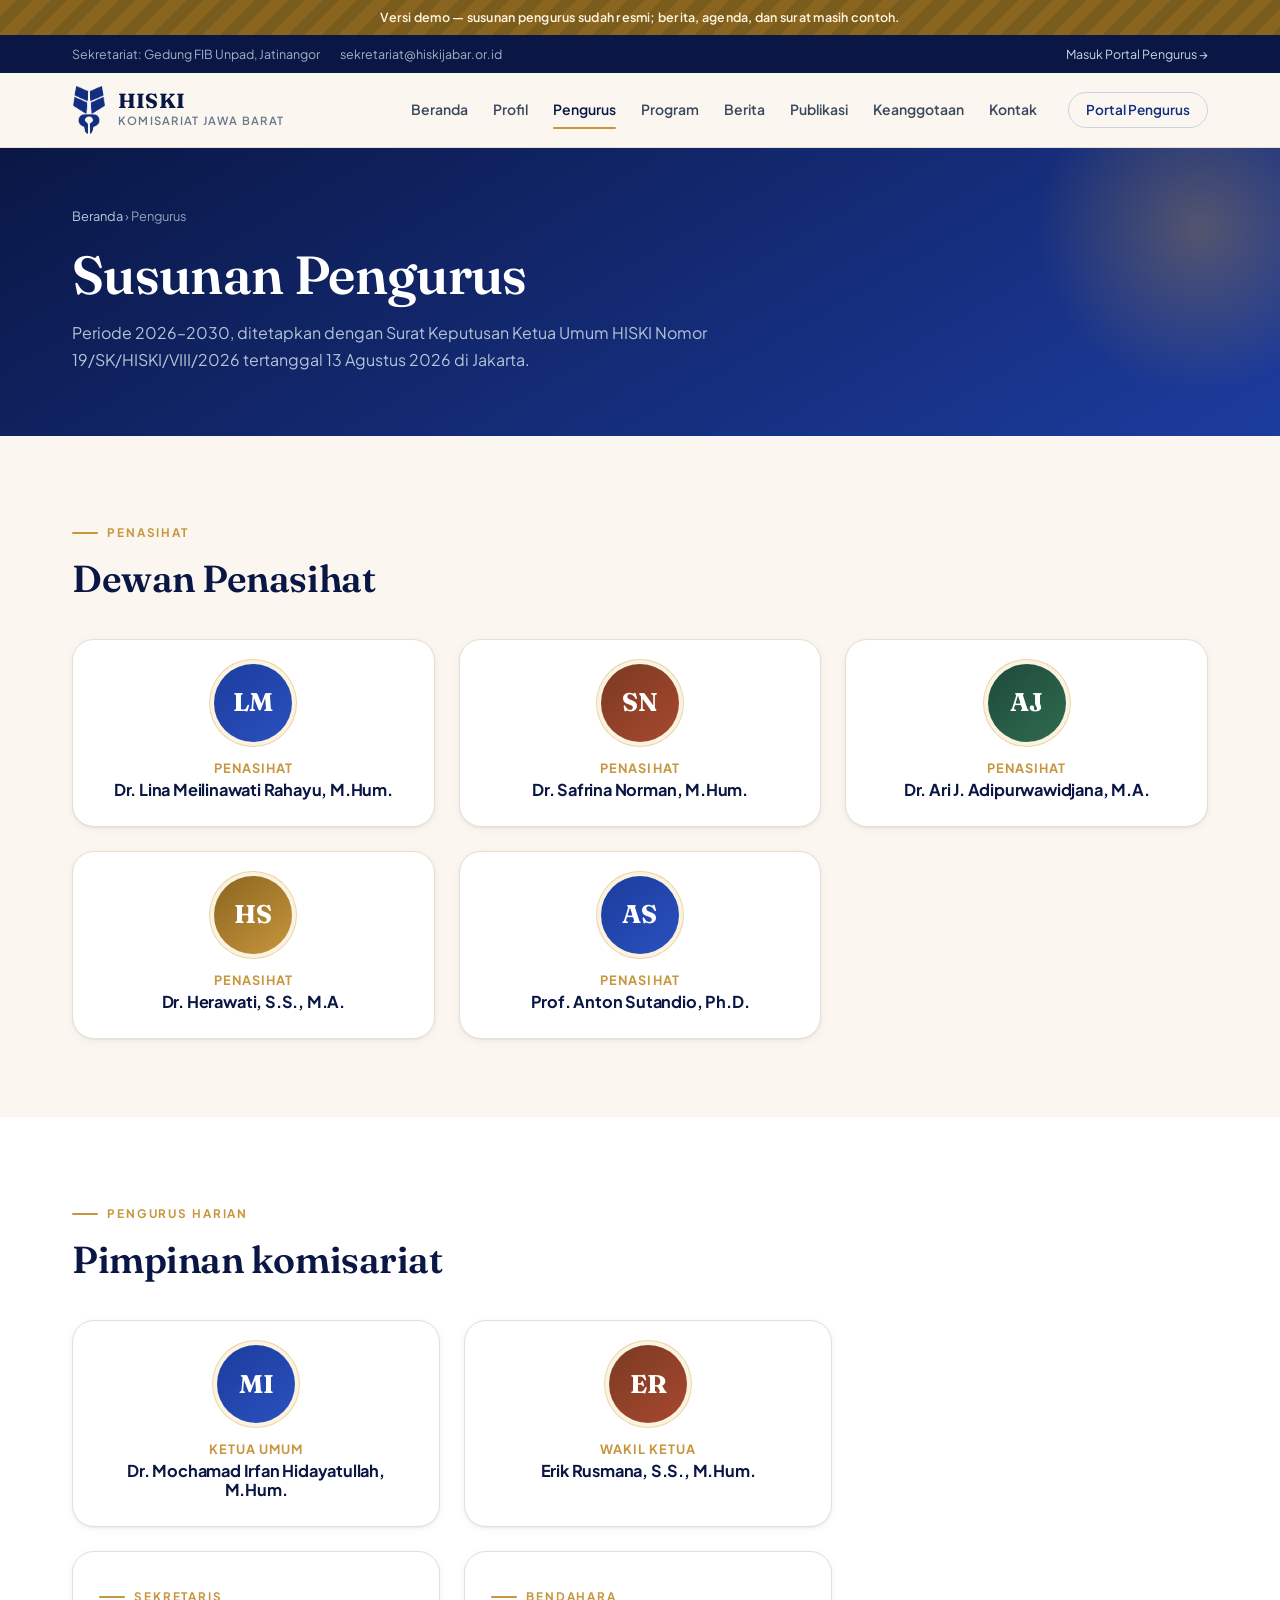
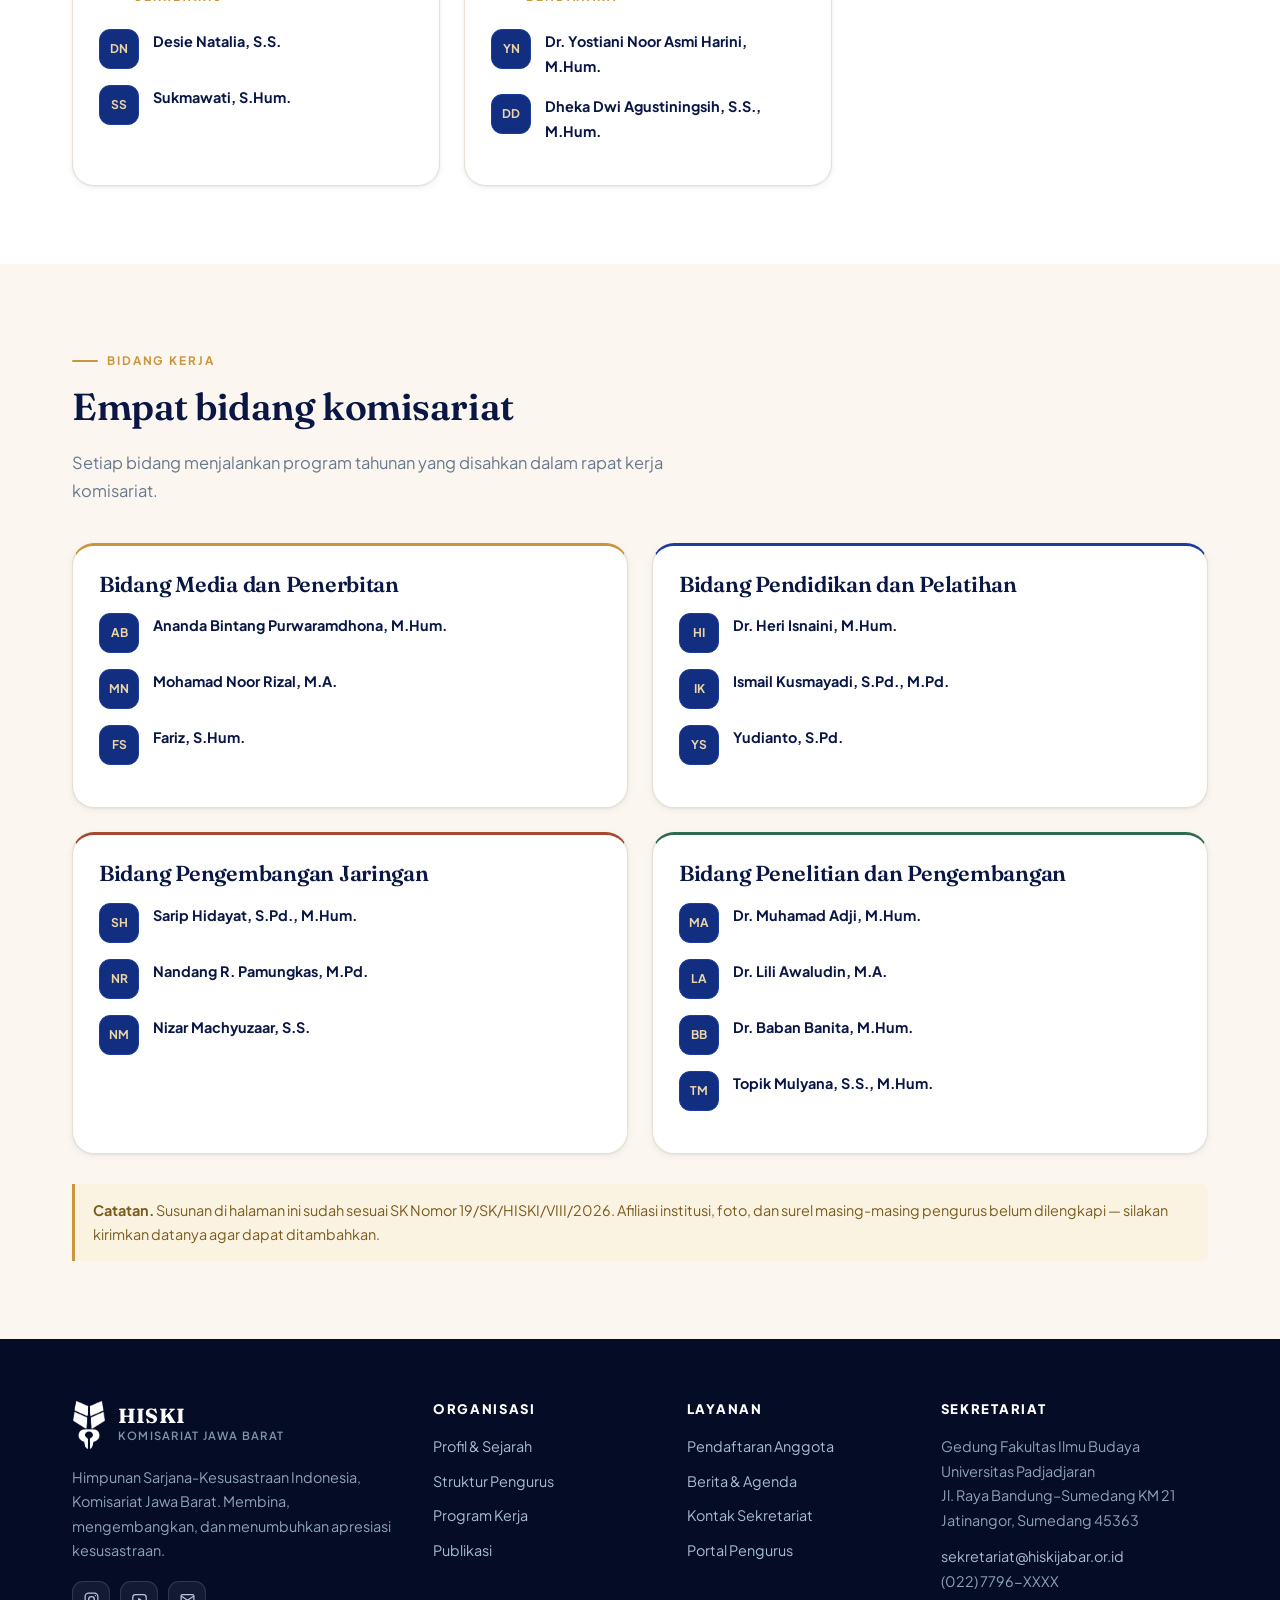
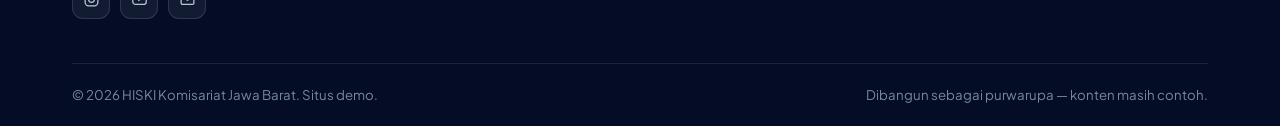
<file: pengurus.html>
<!DOCTYPE html>
<html lang="id">
<head>
<meta charset="utf-8">
<meta name="viewport" content="width=device-width, initial-scale=1">
<title>Pengurus — HISKI Komisariat Jawa Barat</title>
<meta name="description" content="Susunan pengurus HISKI Komisariat Jawa Barat periode 2026–2030.">
<link rel="icon" type="image/png" href="assets/img/favicon.png">
<link rel="apple-touch-icon" href="assets/img/apple-touch-icon.png">
<link rel="preconnect" href="https://fonts.googleapis.com">
<link rel="preconnect" href="https://fonts.gstatic.com" crossorigin>
<link href="https://fonts.googleapis.com/css2?family=Fraunces:opsz,wght@9..144,400;9..144,600;9..144,700&family=Plus+Jakarta+Sans:wght@400;500;600;700;800&display=swap" rel="stylesheet">
<link rel="stylesheet" href="assets/css/style.css">
</head>
<body>

<div class="demo-ribbon">Versi demo — susunan pengurus sudah resmi; berita, agenda, dan surat masih contoh.</div>

<div class="topbar">
  <div class="container">
    <div class="topbar-meta">
      <span>Sekretariat: Gedung FIB Unpad, Jatinangor</span>
      <span>sekretariat@hiskijabar.or.id</span>
    </div>
    <div><a href="portal/index.html">Masuk Portal Pengurus &rarr;</a></div>
  </div>
</div>

<header class="site-header">
  <div class="container header-inner">
    <a class="brand" href="index.html"><img class="brand-mark" src="assets/img/lambang-hiski.png" width="34" height="48" alt="Lambang HISKI">
      <span class="brand-text"><strong>HISKI</strong><small>Komisariat Jawa Barat</small></span>
    </a>
    <nav class="site-nav" id="siteNav">
      <a href="index.html">Beranda</a>
      <a href="profil.html">Profil</a>
      <a href="pengurus.html">Pengurus</a>
      <a href="program.html">Program</a>
      <a href="berita.html">Berita</a>
      <a href="publikasi.html">Publikasi</a>
      <a href="keanggotaan.html">Keanggotaan</a>
      <a href="kontak.html">Kontak</a>
      <a class="btn btn-primary btn-sm nav-cta" href="portal/index.html">Portal Pengurus</a>
    </nav>
    <div class="header-cta"><a class="btn btn-outline btn-sm" href="portal/index.html">Portal Pengurus</a></div>
    <button class="nav-toggle" id="navToggle" aria-label="Buka menu" aria-expanded="false"><span></span></button>
  </div>
</header>

<main>

<section class="page-hero">
  <div class="container">
    <div class="crumbs"><a href="index.html">Beranda</a> &rsaquo; Pengurus</div>
    <h1>Susunan Pengurus</h1>
    <p>Periode 2026–2030, ditetapkan dengan Surat Keputusan Ketua Umum HISKI Nomor 19/SK/HISKI/VIII/2026 tertanggal 13 Agustus 2026 di Jakarta.</p>
  </div>
</section>


<section class="section section--cream">
  <div class="container">
    <div class="section-head reveal"><span class="eyebrow">Penasihat</span><h2>Dewan Penasihat</h2></div>
    <div class="grid g-3">
      <article class="person reveal"><div class="avatar ">LM</div>
    <div class="role">Penasihat</div><h3>Dr. Lina Meilinawati Rahayu, M.Hum.</h3></article>
      <article class="person reveal"><div class="avatar v2">SN</div>
    <div class="role">Penasihat</div><h3>Dr. Safrina Norman, M.Hum.</h3></article>
      <article class="person reveal"><div class="avatar v3">AJ</div>
    <div class="role">Penasihat</div><h3>Dr. Ari J. Adipurwawidjana, M.A.</h3></article>
      <article class="person reveal"><div class="avatar v4">HS</div>
    <div class="role">Penasihat</div><h3>Dr. Herawati, S.S., M.A.</h3></article>
      <article class="person reveal"><div class="avatar ">AS</div>
    <div class="role">Penasihat</div><h3>Prof. Anton Sutandio, Ph.D.</h3></article>
    </div>
  </div>
</section>

<section class="section section--paper">
  <div class="container">
    <div class="section-head reveal"><span class="eyebrow">Pengurus Harian</span><h2>Pimpinan komisariat</h2></div>
    <div class="grid g-2" style="max-width:760px">
      <article class="person reveal"><div class="avatar ">MI</div>
    <div class="role">Ketua Umum</div><h3>Dr. Mochamad Irfan Hidayatullah, M.Hum.</h3></article>
      <article class="person reveal"><div class="avatar v2">ER</div>
    <div class="role">Wakil Ketua</div><h3>Erik Rusmana, S.S., M.Hum.</h3></article>
    </div>
    <div class="grid g-2" style="margin-top:24px;max-width:760px">
      <article class="card reveal">
        <span class="eyebrow">Sekretaris</span>
        <ul class="info-list" style="margin-top:8px;padding:0">
          <li><span class="ico" style="background:var(--navy-800);color:var(--gold-200);border-color:var(--navy-700);font-weight:700;font-size:.75rem;font-family:var(--font-body)">DN</span><div><b>Desie Natalia, S.S.</b></div></li>
          <li><span class="ico" style="background:var(--navy-800);color:var(--gold-200);border-color:var(--navy-700);font-weight:700;font-size:.75rem;font-family:var(--font-body)">SS</span><div><b>Sukmawati, S.Hum.</b></div></li>
        </ul>
      </article>
      <article class="card reveal">
        <span class="eyebrow">Bendahara</span>
        <ul class="info-list" style="margin-top:8px;padding:0">
          <li><span class="ico" style="background:var(--navy-800);color:var(--gold-200);border-color:var(--navy-700);font-weight:700;font-size:.75rem;font-family:var(--font-body)">YN</span><div><b>Dr. Yostiani Noor Asmi Harini, M.Hum.</b></div></li>
          <li><span class="ico" style="background:var(--navy-800);color:var(--gold-200);border-color:var(--navy-700);font-weight:700;font-size:.75rem;font-family:var(--font-body)">DD</span><div><b>Dheka Dwi Agustiningsih, S.S., M.Hum.</b></div></li>
        </ul>
      </article>
    </div>
  </div>
</section>

<section class="section section--cream">
  <div class="container">
    <div class="section-head reveal"><span class="eyebrow">Bidang Kerja</span><h2>Empat bidang komisariat</h2>
      <p>Setiap bidang menjalankan program tahunan yang disahkan dalam rapat kerja komisariat.</p></div>
    <div class="grid g-2">
      <article class="card reveal" style="border-top:3px solid var(--gold)">
        <h3>Bidang Media dan Penerbitan</h3>
        <ul class="info-list" style="margin-top:16px;padding:0">
          <li><span class="ico" style="background:var(--navy-800);color:var(--gold-200);border-color:var(--navy-700);font-weight:700;font-size:.75rem;font-family:var(--font-body)">AB</span><div><b>Ananda Bintang Purwaramdhona, M.Hum.</b></div></li>
          <li><span class="ico" style="background:var(--navy-800);color:var(--gold-200);border-color:var(--navy-700);font-weight:700;font-size:.75rem;font-family:var(--font-body)">MN</span><div><b>Mohamad Noor Rizal, M.A.</b></div></li>
          <li><span class="ico" style="background:var(--navy-800);color:var(--gold-200);border-color:var(--navy-700);font-weight:700;font-size:.75rem;font-family:var(--font-body)">FS</span><div><b>Fariz, S.Hum.</b></div></li>
        </ul>
      </article>
      <article class="card reveal" style="border-top:3px solid var(--navy-700)">
        <h3>Bidang Pendidikan dan Pelatihan</h3>
        <ul class="info-list" style="margin-top:16px;padding:0">
          <li><span class="ico" style="background:var(--navy-800);color:var(--gold-200);border-color:var(--navy-700);font-weight:700;font-size:.75rem;font-family:var(--font-body)">HI</span><div><b>Dr. Heri Isnaini, M.Hum.</b></div></li>
          <li><span class="ico" style="background:var(--navy-800);color:var(--gold-200);border-color:var(--navy-700);font-weight:700;font-size:.75rem;font-family:var(--font-body)">IK</span><div><b>Ismail Kusmayadi, S.Pd., M.Pd.</b></div></li>
          <li><span class="ico" style="background:var(--navy-800);color:var(--gold-200);border-color:var(--navy-700);font-weight:700;font-size:.75rem;font-family:var(--font-body)">YS</span><div><b>Yudianto, S.Pd.</b></div></li>
        </ul>
      </article>
      <article class="card reveal" style="border-top:3px solid var(--terra)">
        <h3>Bidang Pengembangan Jaringan</h3>
        <ul class="info-list" style="margin-top:16px;padding:0">
          <li><span class="ico" style="background:var(--navy-800);color:var(--gold-200);border-color:var(--navy-700);font-weight:700;font-size:.75rem;font-family:var(--font-body)">SH</span><div><b>Sarip Hidayat, S.Pd., M.Hum.</b></div></li>
          <li><span class="ico" style="background:var(--navy-800);color:var(--gold-200);border-color:var(--navy-700);font-weight:700;font-size:.75rem;font-family:var(--font-body)">NR</span><div><b>Nandang R. Pamungkas, M.Pd.</b></div></li>
          <li><span class="ico" style="background:var(--navy-800);color:var(--gold-200);border-color:var(--navy-700);font-weight:700;font-size:.75rem;font-family:var(--font-body)">NM</span><div><b>Nizar Machyuzaar, S.S.</b></div></li>
        </ul>
      </article>
      <article class="card reveal" style="border-top:3px solid var(--green)">
        <h3>Bidang Penelitian dan Pengembangan</h3>
        <ul class="info-list" style="margin-top:16px;padding:0">
          <li><span class="ico" style="background:var(--navy-800);color:var(--gold-200);border-color:var(--navy-700);font-weight:700;font-size:.75rem;font-family:var(--font-body)">MA</span><div><b>Dr. Muhamad Adji, M.Hum.</b></div></li>
          <li><span class="ico" style="background:var(--navy-800);color:var(--gold-200);border-color:var(--navy-700);font-weight:700;font-size:.75rem;font-family:var(--font-body)">LA</span><div><b>Dr. Lili Awaludin, M.A.</b></div></li>
          <li><span class="ico" style="background:var(--navy-800);color:var(--gold-200);border-color:var(--navy-700);font-weight:700;font-size:.75rem;font-family:var(--font-body)">BB</span><div><b>Dr. Baban Banita, M.Hum.</b></div></li>
          <li><span class="ico" style="background:var(--navy-800);color:var(--gold-200);border-color:var(--navy-700);font-weight:700;font-size:.75rem;font-family:var(--font-body)">TM</span><div><b>Topik Mulyana, S.S., M.Hum.</b></div></li>
        </ul>
      </article>
    </div>

    <div class="note reveal" style="margin-top:30px">
      <b>Catatan.</b> Susunan di halaman ini sudah sesuai SK Nomor 19/SK/HISKI/VIII/2026.
      Afiliasi institusi, foto, dan surel masing-masing pengurus belum dilengkapi —
      silakan kirimkan datanya agar dapat ditambahkan.
    </div>
  </div>
</section>

</main>

<footer class="site-footer">
  <div class="container">
    <div class="footer-grid">
      <div class="footer-brand">
        <a class="brand" href="index.html"><img class="brand-mark" src="assets/img/lambang-hiski-putih.png" width="34" height="48" alt="Lambang HISKI">
          <span class="brand-text"><strong>HISKI</strong><small>Komisariat Jawa Barat</small></span>
        </a>
        <p>Himpunan Sarjana-Kesusastraan Indonesia, Komisariat Jawa Barat. Membina, mengembangkan, dan menumbuhkan apresiasi kesusastraan.</p>
        <div class="socials">
          <a href="#" aria-label="Instagram"><svg viewBox="0 0 24 24" fill="none" stroke="currentColor" stroke-width="1.8"><rect x="3" y="3" width="18" height="18" rx="5"/><circle cx="12" cy="12" r="4"/><circle cx="17.5" cy="6.5" r="1" fill="currentColor" stroke="none"/></svg></a>
          <a href="#" aria-label="YouTube"><svg viewBox="0 0 24 24" fill="none" stroke="currentColor" stroke-width="1.8"><rect x="2.5" y="5" width="19" height="14" rx="4"/><path d="m10 9.5 5 2.5-5 2.5z" fill="currentColor" stroke="none"/></svg></a>
          <a href="#" aria-label="Surel"><svg viewBox="0 0 24 24" fill="none" stroke="currentColor" stroke-width="1.8"><rect x="3" y="5" width="18" height="14" rx="2"/><path d="m3 7 9 6 9-6"/></svg></a>
        </div>
      </div>
      <div>
        <h4>Organisasi</h4>
        <ul class="footer-links">
          <li><a href="profil.html">Profil &amp; Sejarah</a></li>
          <li><a href="pengurus.html">Struktur Pengurus</a></li>
          <li><a href="program.html">Program Kerja</a></li>
          <li><a href="publikasi.html">Publikasi</a></li>
        </ul>
      </div>
      <div>
        <h4>Layanan</h4>
        <ul class="footer-links">
          <li><a href="keanggotaan.html">Pendaftaran Anggota</a></li>
          <li><a href="berita.html">Berita &amp; Agenda</a></li>
          <li><a href="kontak.html">Kontak Sekretariat</a></li>
          <li><a href="portal/index.html">Portal Pengurus</a></li>
        </ul>
      </div>
      <div>
        <h4>Sekretariat</h4>
        <p style="font-size:.9rem;margin-bottom:12px">Gedung Fakultas Ilmu Budaya<br>Universitas Padjadjaran<br>Jl. Raya Bandung–Sumedang KM 21<br>Jatinangor, Sumedang 45363</p>
        <p style="font-size:.9rem;margin:0"><a href="mailto:sekretariat@hiskijabar.or.id">sekretariat@hiskijabar.or.id</a><br>(022) 7796-XXXX</p>
      </div>
    </div>
    <div class="footer-bottom">
      <span>&copy; <span data-year></span> HISKI Komisariat Jawa Barat. Situs demo.</span>
      <span>Dibangun sebagai purwarupa — konten masih contoh.</span>
    </div>
  </div>
</footer>

<script src="assets/js/site.js"></script>
</body>
</html>
</file>
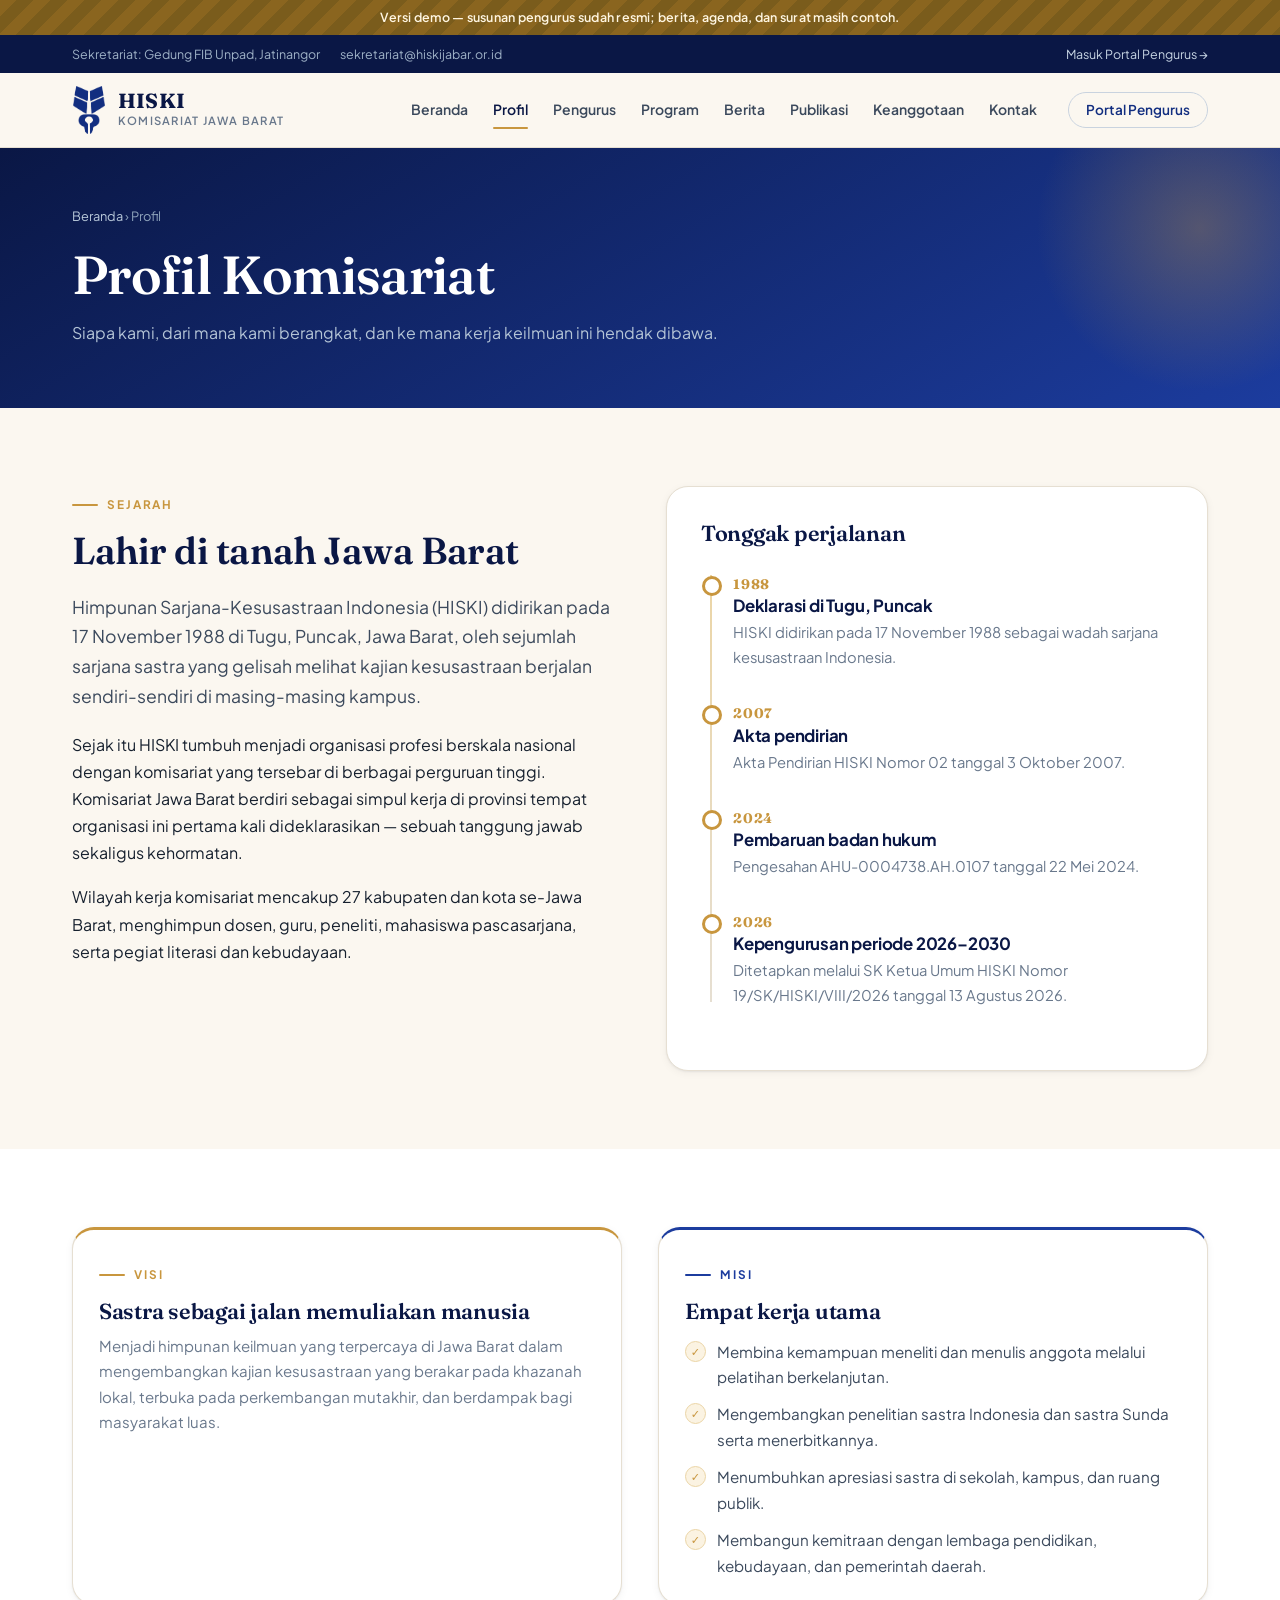
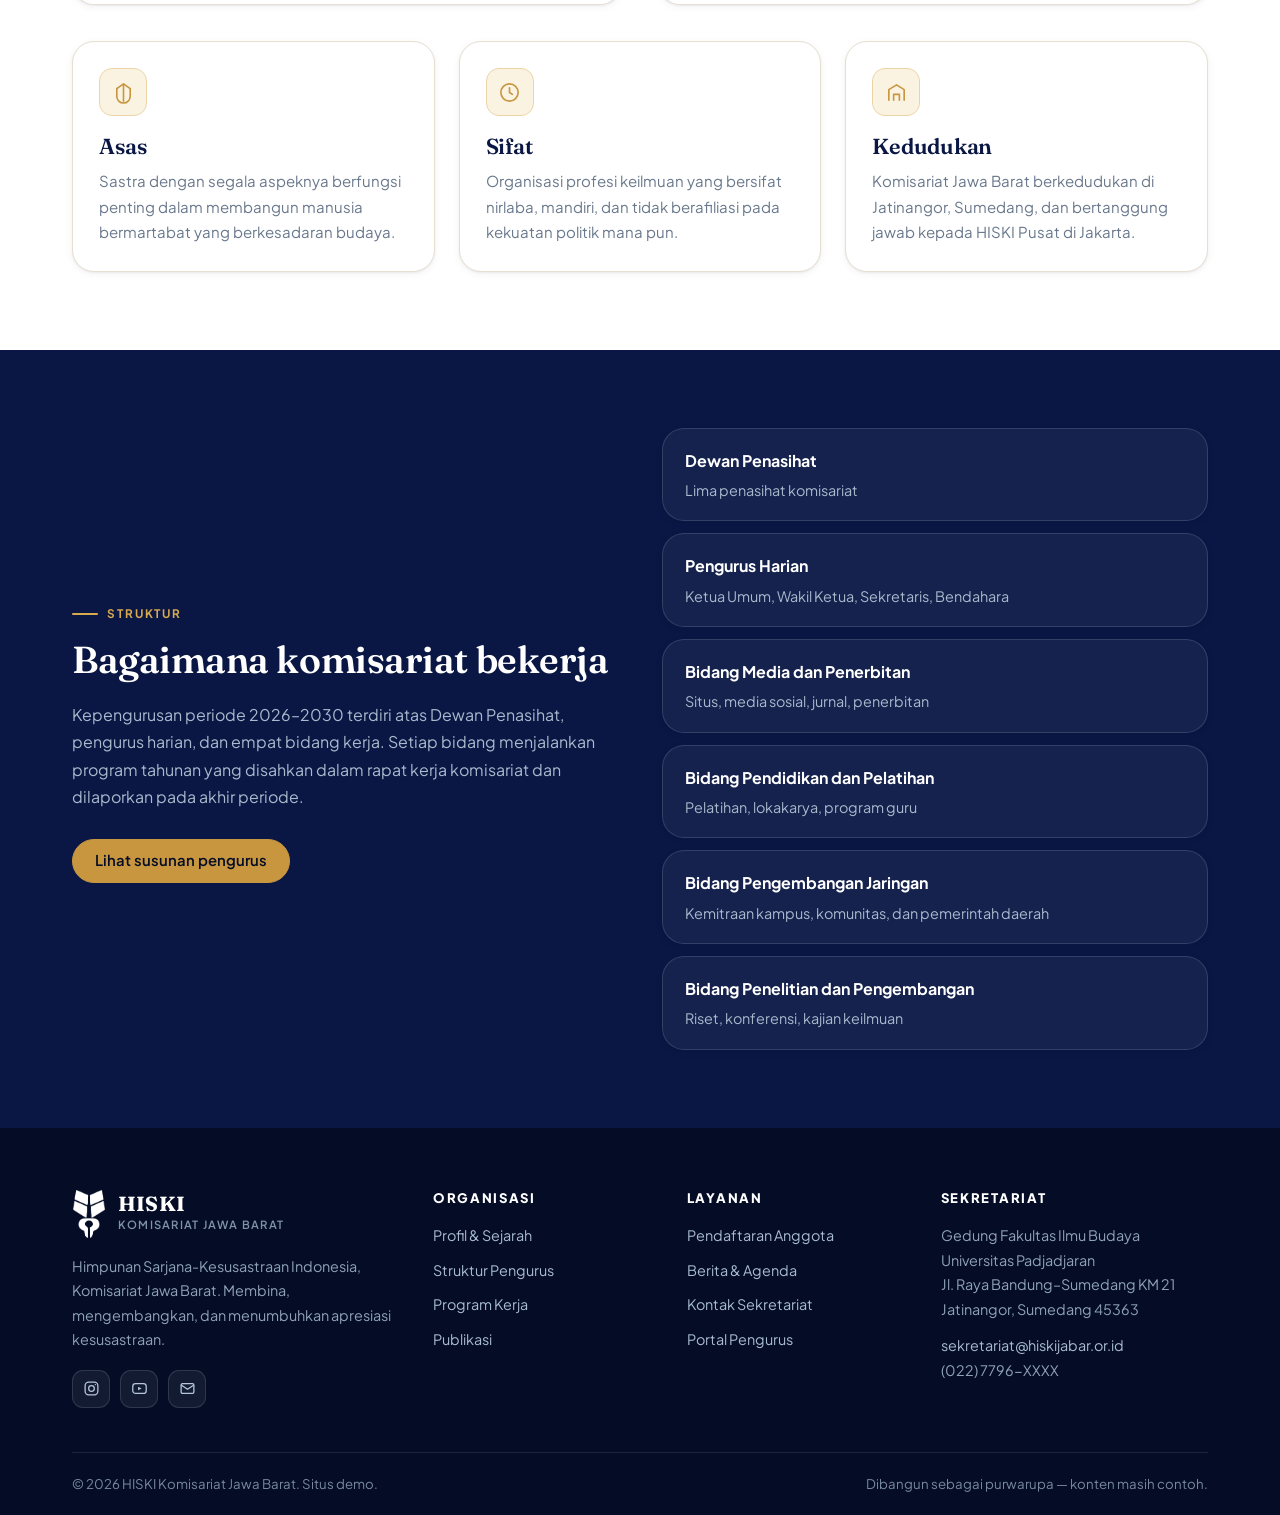
<file: profil.html>
<!DOCTYPE html>
<html lang="id">
<head>
<meta charset="utf-8">
<meta name="viewport" content="width=device-width, initial-scale=1">
<title>Profil — HISKI Komisariat Jawa Barat</title>
<meta name="description" content="Sejarah, visi, misi, dan tujuan HISKI Komisariat Jawa Barat.">
<link rel="icon" type="image/png" href="assets/img/favicon.png">
<link rel="apple-touch-icon" href="assets/img/apple-touch-icon.png">
<link rel="preconnect" href="https://fonts.googleapis.com">
<link rel="preconnect" href="https://fonts.gstatic.com" crossorigin>
<link href="https://fonts.googleapis.com/css2?family=Fraunces:opsz,wght@9..144,400;9..144,600;9..144,700&family=Plus+Jakarta+Sans:wght@400;500;600;700;800&display=swap" rel="stylesheet">
<link rel="stylesheet" href="assets/css/style.css">
</head>
<body>

<div class="demo-ribbon">Versi demo — susunan pengurus sudah resmi; berita, agenda, dan surat masih contoh.</div>

<div class="topbar">
  <div class="container">
    <div class="topbar-meta">
      <span>Sekretariat: Gedung FIB Unpad, Jatinangor</span>
      <span>sekretariat@hiskijabar.or.id</span>
    </div>
    <div><a href="portal/index.html">Masuk Portal Pengurus &rarr;</a></div>
  </div>
</div>

<header class="site-header">
  <div class="container header-inner">
    <a class="brand" href="index.html"><img class="brand-mark" src="assets/img/lambang-hiski.png" width="34" height="48" alt="Lambang HISKI">
      <span class="brand-text"><strong>HISKI</strong><small>Komisariat Jawa Barat</small></span>
    </a>
    <nav class="site-nav" id="siteNav">
      <a href="index.html">Beranda</a>
      <a href="profil.html">Profil</a>
      <a href="pengurus.html">Pengurus</a>
      <a href="program.html">Program</a>
      <a href="berita.html">Berita</a>
      <a href="publikasi.html">Publikasi</a>
      <a href="keanggotaan.html">Keanggotaan</a>
      <a href="kontak.html">Kontak</a>
      <a class="btn btn-primary btn-sm nav-cta" href="portal/index.html">Portal Pengurus</a>
    </nav>
    <div class="header-cta"><a class="btn btn-outline btn-sm" href="portal/index.html">Portal Pengurus</a></div>
    <button class="nav-toggle" id="navToggle" aria-label="Buka menu" aria-expanded="false"><span></span></button>
  </div>
</header>

<main>

<section class="page-hero">
  <div class="container">
    <div class="crumbs"><a href="index.html">Beranda</a> &rsaquo; Profil</div>
    <h1>Profil Komisariat</h1>
    <p>Siapa kami, dari mana kami berangkat, dan ke mana kerja keilmuan ini hendak dibawa.</p>
  </div>
</section>


<section class="section section--cream">
  <div class="container">
    <div class="grid g-2" style="gap:52px;align-items:start">
      <div class="reveal">
        <span class="eyebrow">Sejarah</span>
        <h2>Lahir di tanah Jawa Barat</h2>
        <p class="lead">Himpunan Sarjana-Kesusastraan Indonesia (HISKI) didirikan pada 17 November 1988 di Tugu, Puncak, Jawa Barat, oleh sejumlah sarjana sastra yang gelisah melihat kajian kesusastraan berjalan sendiri-sendiri di masing-masing kampus.</p>
        <p>Sejak itu HISKI tumbuh menjadi organisasi profesi berskala nasional dengan komisariat yang tersebar di berbagai perguruan tinggi. Komisariat Jawa Barat berdiri sebagai simpul kerja di provinsi tempat organisasi ini pertama kali dideklarasikan — sebuah tanggung jawab sekaligus kehormatan.</p>
        <p>Wilayah kerja komisariat mencakup 27 kabupaten dan kota se-Jawa Barat, menghimpun dosen, guru, peneliti, mahasiswa pascasarjana, serta pegiat literasi dan kebudayaan.</p>
      </div>
      <div class="card reveal" style="padding:34px">
        <h3 style="margin-bottom:22px">Tonggak perjalanan</h3>
        <ul class="timeline" style="margin:0;padding-left:32px">
          <li><span class="yr">1988</span><h4>Deklarasi di Tugu, Puncak</h4><p>HISKI didirikan pada 17 November 1988 sebagai wadah sarjana kesusastraan Indonesia.</p></li>
          <li><span class="yr">2007</span><h4>Akta pendirian</h4><p>Akta Pendirian HISKI Nomor 02 tanggal 3 Oktober 2007.</p></li>
          <li><span class="yr">2024</span><h4>Pembaruan badan hukum</h4><p>Pengesahan AHU-0004738.AH.0107 tanggal 22 Mei 2024.</p></li>
          <li><span class="yr">2026</span><h4>Kepengurusan periode 2026–2030</h4><p>Ditetapkan melalui SK Ketua Umum HISKI Nomor 19/SK/HISKI/VIII/2026 tanggal 13 Agustus 2026.</p></li>
        </ul>
      </div>
    </div>
  </div>
</section>

<section class="section section--paper">
  <div class="container">
    <div class="grid g-2" style="gap:36px">
      <article class="card reveal" style="border-top:3px solid var(--gold)">
        <span class="eyebrow">Visi</span>
        <h3>Sastra sebagai jalan memuliakan manusia</h3>
        <p>Menjadi himpunan keilmuan yang terpercaya di Jawa Barat dalam mengembangkan kajian kesusastraan yang berakar pada khazanah lokal, terbuka pada perkembangan mutakhir, dan berdampak bagi masyarakat luas.</p>
      </article>
      <article class="card reveal" style="border-top:3px solid var(--navy-700)">
        <span class="eyebrow" style="color:var(--navy-700)">Misi</span>
        <h3>Empat kerja utama</h3>
        <ul class="check-list" style="margin-top:14px">
          <li>Membina kemampuan meneliti dan menulis anggota melalui pelatihan berkelanjutan.</li>
          <li>Mengembangkan penelitian sastra Indonesia dan sastra Sunda serta menerbitkannya.</li>
          <li>Menumbuhkan apresiasi sastra di sekolah, kampus, dan ruang publik.</li>
          <li>Membangun kemitraan dengan lembaga pendidikan, kebudayaan, dan pemerintah daerah.</li>
        </ul>
      </article>
    </div>

    <div class="grid g-3" style="margin-top:36px">
      <article class="card reveal">
        <div class="card-icon"><svg viewBox="0 0 24 24" fill="none" stroke="currentColor" stroke-width="1.7" stroke-linecap="round" stroke-linejoin="round"><path d="M12 3v18M5 8l7-5 7 5"/><path d="M5 8v8a7 7 0 0 0 14 0V8"/></svg></div>
        <h3>Asas</h3>
        <p>Sastra dengan segala aspeknya berfungsi penting dalam membangun manusia bermartabat yang berkesadaran budaya.</p>
      </article>
      <article class="card reveal">
        <div class="card-icon"><svg viewBox="0 0 24 24" fill="none" stroke="currentColor" stroke-width="1.7" stroke-linecap="round" stroke-linejoin="round"><circle cx="12" cy="12" r="9"/><path d="M12 7v5l3 2"/></svg></div>
        <h3>Sifat</h3>
        <p>Organisasi profesi keilmuan yang bersifat nirlaba, mandiri, dan tidak berafiliasi pada kekuatan politik mana pun.</p>
      </article>
      <article class="card reveal">
        <div class="card-icon"><svg viewBox="0 0 24 24" fill="none" stroke="currentColor" stroke-width="1.7" stroke-linecap="round" stroke-linejoin="round"><path d="M4 20V9l8-5 8 5v11"/><path d="M9 20v-6h6v6"/></svg></div>
        <h3>Kedudukan</h3>
        <p>Komisariat Jawa Barat berkedudukan di Jatinangor, Sumedang, dan bertanggung jawab kepada HISKI Pusat di Jakarta.</p>
      </article>
    </div>
  </div>
</section>

<section class="section section--navy">
  <div class="container">
    <div class="grid g-2" style="gap:44px;align-items:center">
      <div class="reveal">
        <span class="eyebrow">Struktur</span>
        <h2>Bagaimana komisariat bekerja</h2>
        <p style="color:#A9BACD">Kepengurusan periode 2026–2030 terdiri atas Dewan Penasihat, pengurus harian, dan empat bidang kerja. Setiap bidang menjalankan program tahunan yang disahkan dalam rapat kerja komisariat dan dilaporkan pada akhir periode.</p>
        <a class="btn btn-gold" href="pengurus.html" style="margin-top:12px">Lihat susunan pengurus</a>
      </div>
      <div class="grid" style="gap:12px">
        <div class="card" style="background:rgba(255,255,255,.05);border-color:rgba(255,255,255,.13);padding:18px 22px"><b style="color:#fff">Dewan Penasihat</b><p style="color:#A9BACD;margin:4px 0 0;font-size:.9rem">Lima penasihat komisariat</p></div>
        <div class="card" style="background:rgba(255,255,255,.05);border-color:rgba(255,255,255,.13);padding:18px 22px"><b style="color:#fff">Pengurus Harian</b><p style="color:#A9BACD;margin:4px 0 0;font-size:.9rem">Ketua Umum, Wakil Ketua, Sekretaris, Bendahara</p></div>
        <div class="card" style="background:rgba(255,255,255,.05);border-color:rgba(255,255,255,.13);padding:18px 22px"><b style="color:#fff">Bidang Media dan Penerbitan</b><p style="color:#A9BACD;margin:4px 0 0;font-size:.9rem">Situs, media sosial, jurnal, penerbitan</p></div>
        <div class="card" style="background:rgba(255,255,255,.05);border-color:rgba(255,255,255,.13);padding:18px 22px"><b style="color:#fff">Bidang Pendidikan dan Pelatihan</b><p style="color:#A9BACD;margin:4px 0 0;font-size:.9rem">Pelatihan, lokakarya, program guru</p></div>
        <div class="card" style="background:rgba(255,255,255,.05);border-color:rgba(255,255,255,.13);padding:18px 22px"><b style="color:#fff">Bidang Pengembangan Jaringan</b><p style="color:#A9BACD;margin:4px 0 0;font-size:.9rem">Kemitraan kampus, komunitas, dan pemerintah daerah</p></div>
        <div class="card" style="background:rgba(255,255,255,.05);border-color:rgba(255,255,255,.13);padding:18px 22px"><b style="color:#fff">Bidang Penelitian dan Pengembangan</b><p style="color:#A9BACD;margin:4px 0 0;font-size:.9rem">Riset, konferensi, kajian keilmuan</p></div>
      </div>
    </div>
  </div>
</section>

</main>

<footer class="site-footer">
  <div class="container">
    <div class="footer-grid">
      <div class="footer-brand">
        <a class="brand" href="index.html"><img class="brand-mark" src="assets/img/lambang-hiski-putih.png" width="34" height="48" alt="Lambang HISKI">
          <span class="brand-text"><strong>HISKI</strong><small>Komisariat Jawa Barat</small></span>
        </a>
        <p>Himpunan Sarjana-Kesusastraan Indonesia, Komisariat Jawa Barat. Membina, mengembangkan, dan menumbuhkan apresiasi kesusastraan.</p>
        <div class="socials">
          <a href="#" aria-label="Instagram"><svg viewBox="0 0 24 24" fill="none" stroke="currentColor" stroke-width="1.8"><rect x="3" y="3" width="18" height="18" rx="5"/><circle cx="12" cy="12" r="4"/><circle cx="17.5" cy="6.5" r="1" fill="currentColor" stroke="none"/></svg></a>
          <a href="#" aria-label="YouTube"><svg viewBox="0 0 24 24" fill="none" stroke="currentColor" stroke-width="1.8"><rect x="2.5" y="5" width="19" height="14" rx="4"/><path d="m10 9.5 5 2.5-5 2.5z" fill="currentColor" stroke="none"/></svg></a>
          <a href="#" aria-label="Surel"><svg viewBox="0 0 24 24" fill="none" stroke="currentColor" stroke-width="1.8"><rect x="3" y="5" width="18" height="14" rx="2"/><path d="m3 7 9 6 9-6"/></svg></a>
        </div>
      </div>
      <div>
        <h4>Organisasi</h4>
        <ul class="footer-links">
          <li><a href="profil.html">Profil &amp; Sejarah</a></li>
          <li><a href="pengurus.html">Struktur Pengurus</a></li>
          <li><a href="program.html">Program Kerja</a></li>
          <li><a href="publikasi.html">Publikasi</a></li>
        </ul>
      </div>
      <div>
        <h4>Layanan</h4>
        <ul class="footer-links">
          <li><a href="keanggotaan.html">Pendaftaran Anggota</a></li>
          <li><a href="berita.html">Berita &amp; Agenda</a></li>
          <li><a href="kontak.html">Kontak Sekretariat</a></li>
          <li><a href="portal/index.html">Portal Pengurus</a></li>
        </ul>
      </div>
      <div>
        <h4>Sekretariat</h4>
        <p style="font-size:.9rem;margin-bottom:12px">Gedung Fakultas Ilmu Budaya<br>Universitas Padjadjaran<br>Jl. Raya Bandung–Sumedang KM 21<br>Jatinangor, Sumedang 45363</p>
        <p style="font-size:.9rem;margin:0"><a href="mailto:sekretariat@hiskijabar.or.id">sekretariat@hiskijabar.or.id</a><br>(022) 7796-XXXX</p>
      </div>
    </div>
    <div class="footer-bottom">
      <span>&copy; <span data-year></span> HISKI Komisariat Jawa Barat. Situs demo.</span>
      <span>Dibangun sebagai purwarupa — konten masih contoh.</span>
    </div>
  </div>
</footer>

<script src="assets/js/site.js"></script>
</body>
</html>
</file>
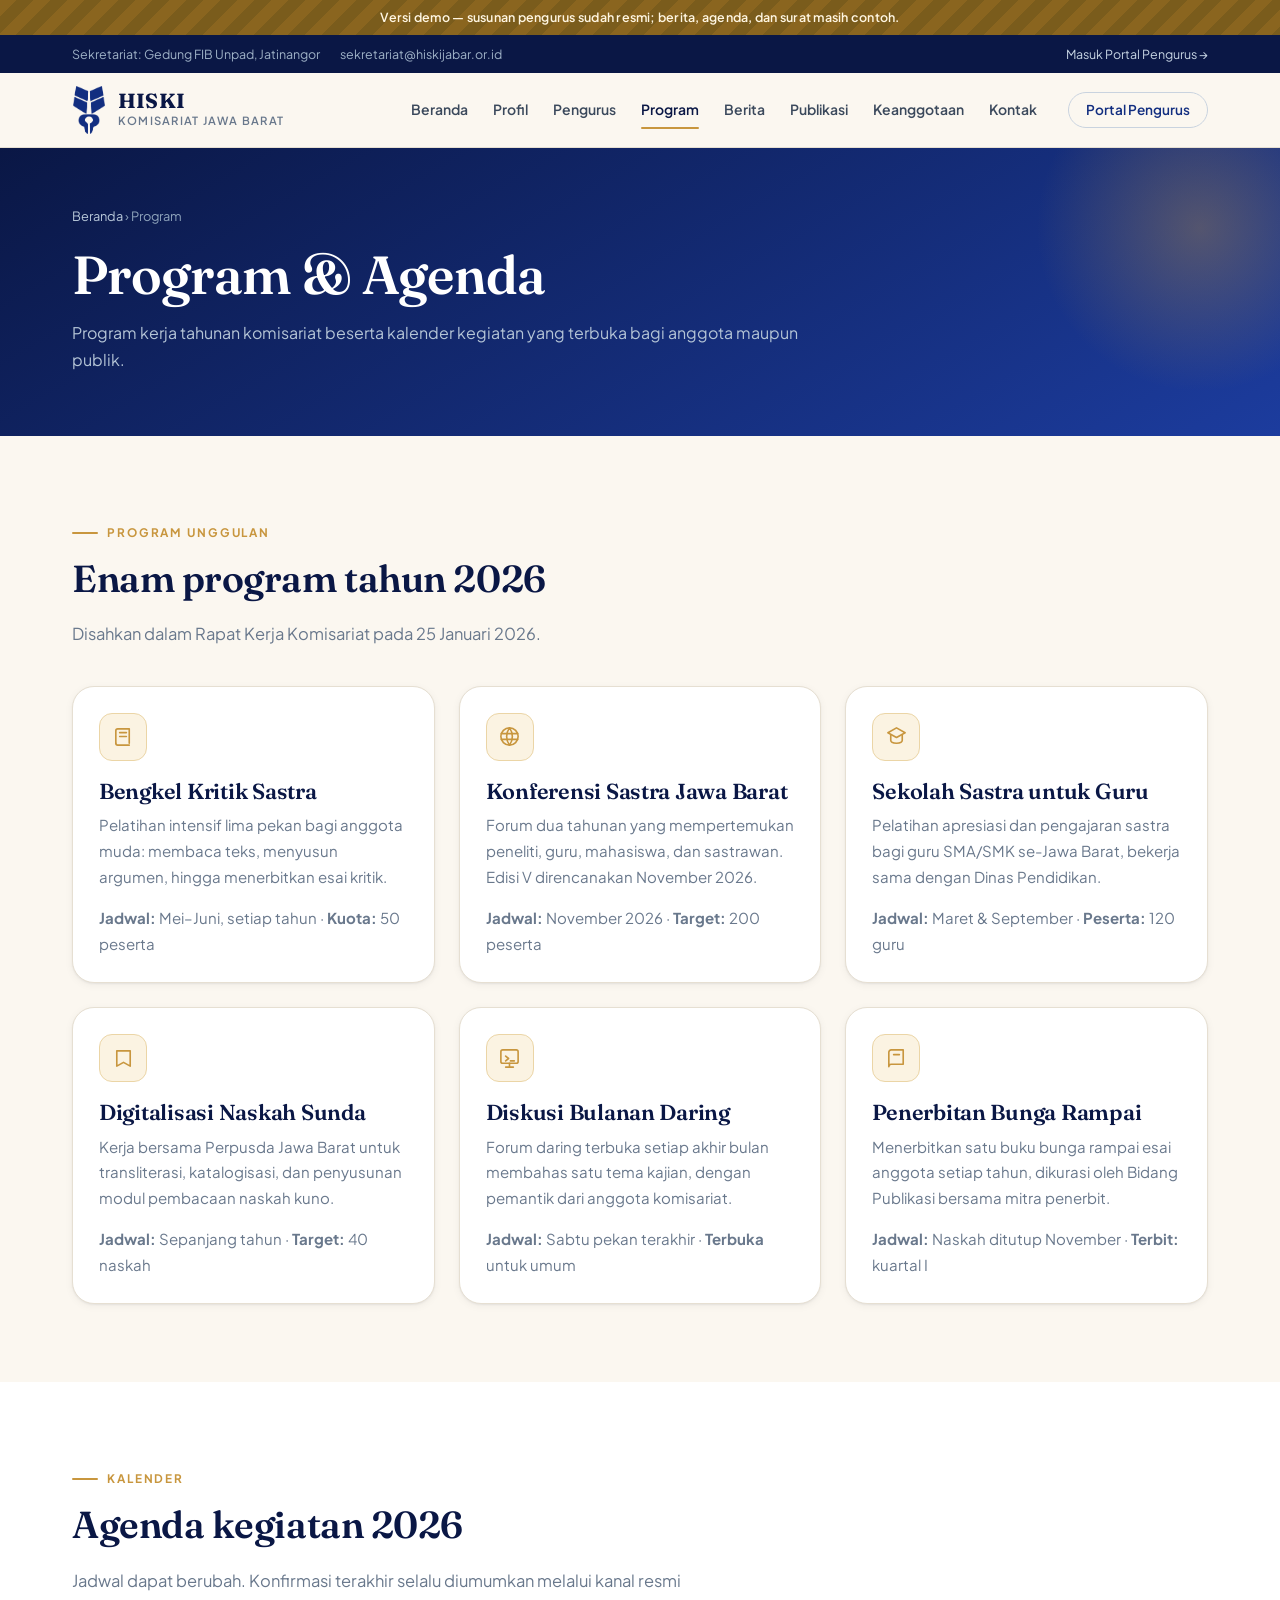
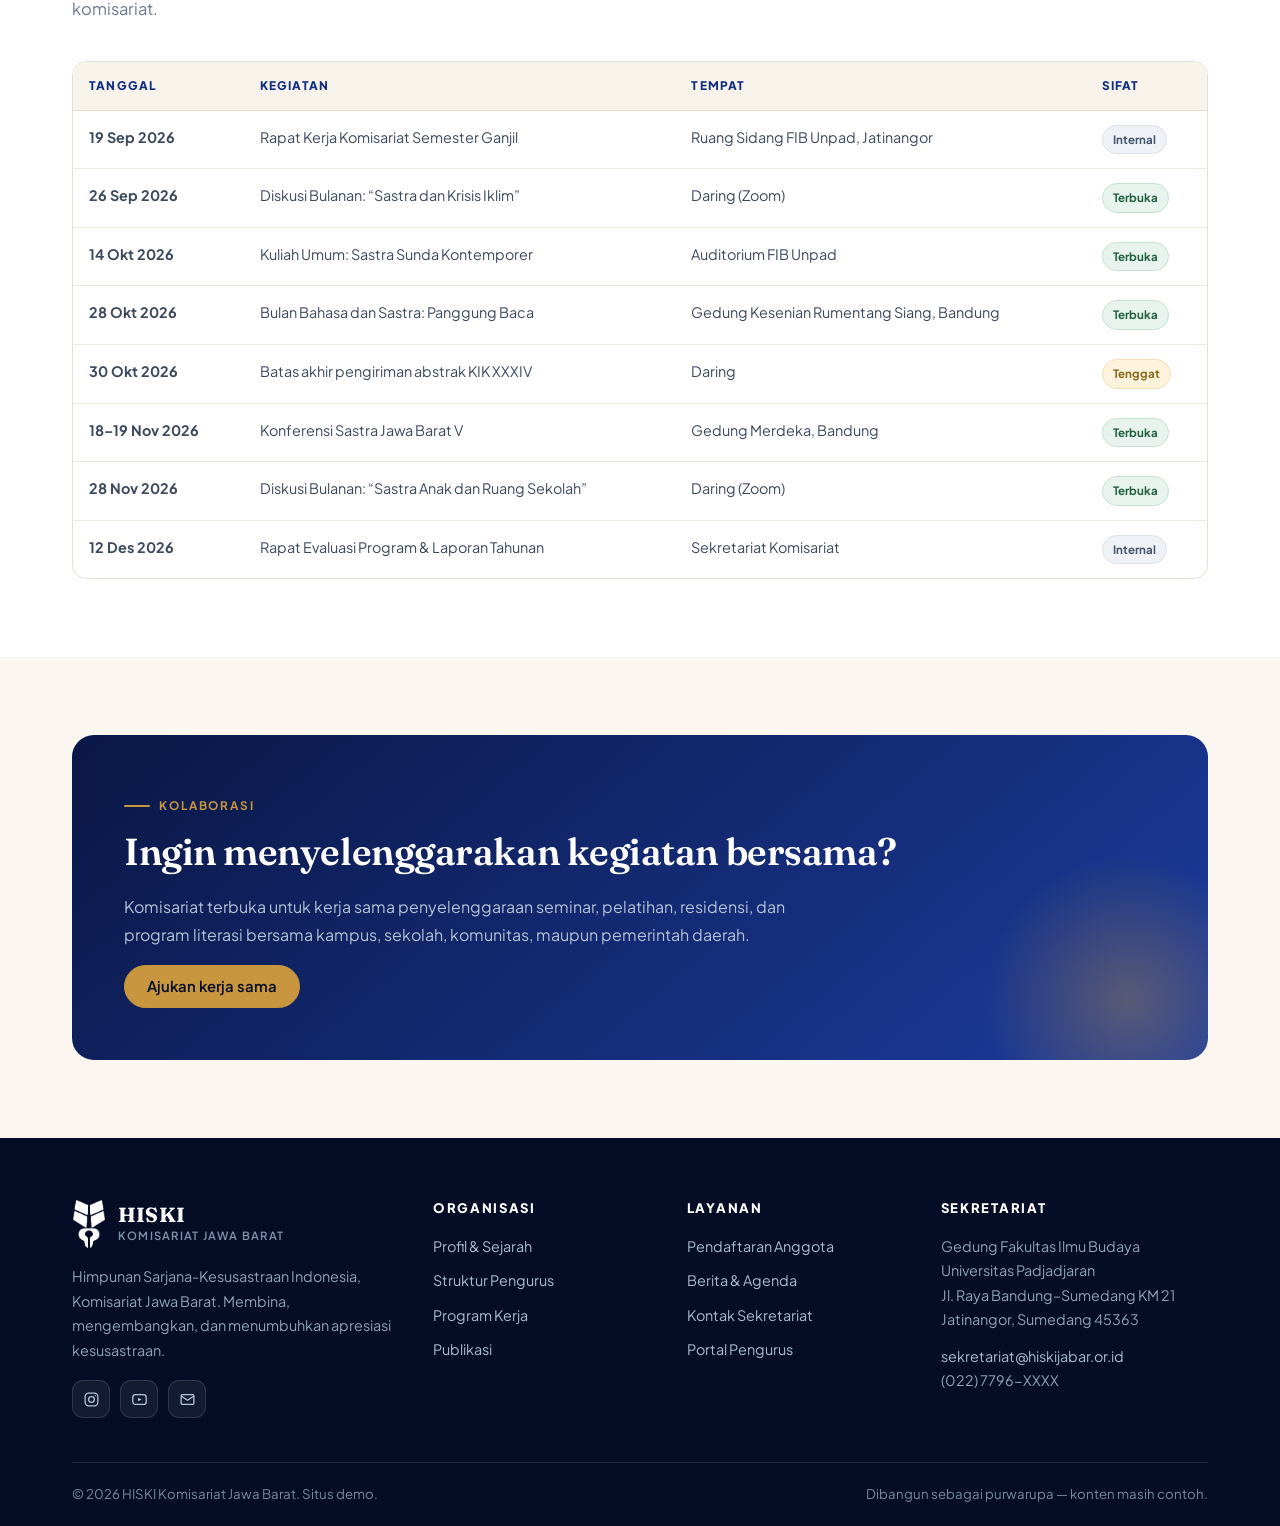
<file: program.html>
<!DOCTYPE html>
<html lang="id">
<head>
<meta charset="utf-8">
<meta name="viewport" content="width=device-width, initial-scale=1">
<title>Program — HISKI Komisariat Jawa Barat</title>
<meta name="description" content="Program kerja dan agenda kegiatan HISKI Komisariat Jawa Barat tahun 2026.">
<link rel="icon" type="image/png" href="assets/img/favicon.png">
<link rel="apple-touch-icon" href="assets/img/apple-touch-icon.png">
<link rel="preconnect" href="https://fonts.googleapis.com">
<link rel="preconnect" href="https://fonts.gstatic.com" crossorigin>
<link href="https://fonts.googleapis.com/css2?family=Fraunces:opsz,wght@9..144,400;9..144,600;9..144,700&family=Plus+Jakarta+Sans:wght@400;500;600;700;800&display=swap" rel="stylesheet">
<link rel="stylesheet" href="assets/css/style.css">
</head>
<body>

<div class="demo-ribbon">Versi demo — susunan pengurus sudah resmi; berita, agenda, dan surat masih contoh.</div>

<div class="topbar">
  <div class="container">
    <div class="topbar-meta">
      <span>Sekretariat: Gedung FIB Unpad, Jatinangor</span>
      <span>sekretariat@hiskijabar.or.id</span>
    </div>
    <div><a href="portal/index.html">Masuk Portal Pengurus &rarr;</a></div>
  </div>
</div>

<header class="site-header">
  <div class="container header-inner">
    <a class="brand" href="index.html"><img class="brand-mark" src="assets/img/lambang-hiski.png" width="34" height="48" alt="Lambang HISKI">
      <span class="brand-text"><strong>HISKI</strong><small>Komisariat Jawa Barat</small></span>
    </a>
    <nav class="site-nav" id="siteNav">
      <a href="index.html">Beranda</a>
      <a href="profil.html">Profil</a>
      <a href="pengurus.html">Pengurus</a>
      <a href="program.html">Program</a>
      <a href="berita.html">Berita</a>
      <a href="publikasi.html">Publikasi</a>
      <a href="keanggotaan.html">Keanggotaan</a>
      <a href="kontak.html">Kontak</a>
      <a class="btn btn-primary btn-sm nav-cta" href="portal/index.html">Portal Pengurus</a>
    </nav>
    <div class="header-cta"><a class="btn btn-outline btn-sm" href="portal/index.html">Portal Pengurus</a></div>
    <button class="nav-toggle" id="navToggle" aria-label="Buka menu" aria-expanded="false"><span></span></button>
  </div>
</header>

<main>

<section class="page-hero">
  <div class="container">
    <div class="crumbs"><a href="index.html">Beranda</a> &rsaquo; Program</div>
    <h1>Program &amp; Agenda</h1>
    <p>Program kerja tahunan komisariat beserta kalender kegiatan yang terbuka bagi anggota maupun publik.</p>
  </div>
</section>


<section class="section section--cream">
  <div class="container">
    <div class="section-head reveal"><span class="eyebrow">Program Unggulan</span><h2>Enam program tahun 2026</h2>
      <p>Disahkan dalam Rapat Kerja Komisariat pada 25 Januari 2026.</p></div>
    <div class="grid g-3">
      <article class="card reveal">
        <div class="card-icon"><svg viewBox="0 0 24 24" fill="none" stroke="currentColor" stroke-width="1.7" stroke-linecap="round" stroke-linejoin="round"><path d="M4 19V6a2 2 0 0 1 2-2h12v15"/><path d="M4 19a2 2 0 0 0 2 2h12"/><path d="M8 8h7M8 12h7"/></svg></div>
        <h3>Bengkel Kritik Sastra</h3>
        <p>Pelatihan intensif lima pekan bagi anggota muda: membaca teks, menyusun argumen, hingga menerbitkan esai kritik.</p>
        <p class="small muted" style="margin-top:10px"><b>Jadwal:</b> Mei–Juni, setiap tahun · <b>Kuota:</b> 50 peserta</p>
      </article>
      <article class="card reveal">
        <div class="card-icon"><svg viewBox="0 0 24 24" fill="none" stroke="currentColor" stroke-width="1.7" stroke-linecap="round" stroke-linejoin="round"><circle cx="12" cy="12" r="9"/><path d="M3.5 9h17M3.5 15h17M12 3a15 15 0 0 1 0 18M12 3a15 15 0 0 0 0 18"/></svg></div>
        <h3>Konferensi Sastra Jawa Barat</h3>
        <p>Forum dua tahunan yang mempertemukan peneliti, guru, mahasiswa, dan sastrawan. Edisi V direncanakan November 2026.</p>
        <p class="small muted" style="margin-top:10px"><b>Jadwal:</b> November 2026 · <b>Target:</b> 200 peserta</p>
      </article>
      <article class="card reveal">
        <div class="card-icon"><svg viewBox="0 0 24 24" fill="none" stroke="currentColor" stroke-width="1.7" stroke-linecap="round" stroke-linejoin="round"><path d="M12 3 3 8l9 5 9-5z"/><path d="M6 10.5V16c0 1.7 2.7 3 6 3s6-1.3 6-3v-5.5"/></svg></div>
        <h3>Sekolah Sastra untuk Guru</h3>
        <p>Pelatihan apresiasi dan pengajaran sastra bagi guru SMA/SMK se-Jawa Barat, bekerja sama dengan Dinas Pendidikan.</p>
        <p class="small muted" style="margin-top:10px"><b>Jadwal:</b> Maret &amp; September · <b>Peserta:</b> 120 guru</p>
      </article>
      <article class="card reveal">
        <div class="card-icon"><svg viewBox="0 0 24 24" fill="none" stroke="currentColor" stroke-width="1.7" stroke-linecap="round" stroke-linejoin="round"><path d="M5 4h14v16l-7-4-7 4z"/></svg></div>
        <h3>Digitalisasi Naskah Sunda</h3>
        <p>Kerja bersama Perpusda Jawa Barat untuk transliterasi, katalogisasi, dan penyusunan modul pembacaan naskah kuno.</p>
        <p class="small muted" style="margin-top:10px"><b>Jadwal:</b> Sepanjang tahun · <b>Target:</b> 40 naskah</p>
      </article>
      <article class="card reveal">
        <div class="card-icon"><svg viewBox="0 0 24 24" fill="none" stroke="currentColor" stroke-width="1.7" stroke-linecap="round" stroke-linejoin="round"><path d="M8 21h8M12 17v4"/><rect x="3" y="3" width="18" height="14" rx="2"/><path d="M8 9.5 11 12l-3 2.5M13 14.5h4"/></svg></div>
        <h3>Diskusi Bulanan Daring</h3>
        <p>Forum daring terbuka setiap akhir bulan membahas satu tema kajian, dengan pemantik dari anggota komisariat.</p>
        <p class="small muted" style="margin-top:10px"><b>Jadwal:</b> Sabtu pekan terakhir · <b>Terbuka</b> untuk umum</p>
      </article>
      <article class="card reveal">
        <div class="card-icon"><svg viewBox="0 0 24 24" fill="none" stroke="currentColor" stroke-width="1.7" stroke-linecap="round" stroke-linejoin="round"><path d="M4 5.5A2.5 2.5 0 0 1 6.5 3H19v15H6.5A2.5 2.5 0 0 0 4 20.5z"/><path d="M9 8h6"/></svg></div>
        <h3>Penerbitan Bunga Rampai</h3>
        <p>Menerbitkan satu buku bunga rampai esai anggota setiap tahun, dikurasi oleh Bidang Publikasi bersama mitra penerbit.</p>
        <p class="small muted" style="margin-top:10px"><b>Jadwal:</b> Naskah ditutup November · <b>Terbit:</b> kuartal I</p>
      </article>
    </div>
  </div>
</section>

<section class="section section--paper">
  <div class="container">
    <div class="section-head reveal"><span class="eyebrow">Kalender</span><h2>Agenda kegiatan 2026</h2>
      <p>Jadwal dapat berubah. Konfirmasi terakhir selalu diumumkan melalui kanal resmi komisariat.</p></div>
    <div class="table-wrap reveal">
      <table class="data">
        <thead><tr><th>Tanggal</th><th>Kegiatan</th><th>Tempat</th><th>Sifat</th></tr></thead>
        <tbody>
          <tr><td style="white-space:nowrap"><b>19 Sep 2026</b></td><td>Rapat Kerja Komisariat Semester Ganjil</td><td>Ruang Sidang FIB Unpad, Jatinangor</td><td><span class="badge badge-neutral">Internal</span></td></tr>
          <tr><td style="white-space:nowrap"><b>26 Sep 2026</b></td><td>Diskusi Bulanan: “Sastra dan Krisis Iklim”</td><td>Daring (Zoom)</td><td><span class="badge badge-ok">Terbuka</span></td></tr>
          <tr><td style="white-space:nowrap"><b>14 Okt 2026</b></td><td>Kuliah Umum: Sastra Sunda Kontemporer</td><td>Auditorium FIB Unpad</td><td><span class="badge badge-ok">Terbuka</span></td></tr>
          <tr><td style="white-space:nowrap"><b>28 Okt 2026</b></td><td>Bulan Bahasa dan Sastra: Panggung Baca</td><td>Gedung Kesenian Rumentang Siang, Bandung</td><td><span class="badge badge-ok">Terbuka</span></td></tr>
          <tr><td style="white-space:nowrap"><b>30 Okt 2026</b></td><td>Batas akhir pengiriman abstrak KIK XXXIV</td><td>Daring</td><td><span class="badge badge-wait">Tenggat</span></td></tr>
          <tr><td style="white-space:nowrap"><b>18–19 Nov 2026</b></td><td>Konferensi Sastra Jawa Barat V</td><td>Gedung Merdeka, Bandung</td><td><span class="badge badge-ok">Terbuka</span></td></tr>
          <tr><td style="white-space:nowrap"><b>28 Nov 2026</b></td><td>Diskusi Bulanan: “Sastra Anak dan Ruang Sekolah”</td><td>Daring (Zoom)</td><td><span class="badge badge-ok">Terbuka</span></td></tr>
          <tr><td style="white-space:nowrap"><b>12 Des 2026</b></td><td>Rapat Evaluasi Program &amp; Laporan Tahunan</td><td>Sekretariat Komisariat</td><td><span class="badge badge-neutral">Internal</span></td></tr>
        </tbody>
      </table>
    </div>
  </div>
</section>

<section class="section section--cream">
  <div class="container">
    <div class="cta-band reveal">
      <span class="eyebrow">Kolaborasi</span>
      <h2>Ingin menyelenggarakan kegiatan bersama?</h2>
      <p>Komisariat terbuka untuk kerja sama penyelenggaraan seminar, pelatihan, residensi, dan program literasi bersama kampus, sekolah, komunitas, maupun pemerintah daerah.</p>
      <a class="btn btn-gold" href="kontak.html">Ajukan kerja sama</a>
    </div>
  </div>
</section>

</main>

<footer class="site-footer">
  <div class="container">
    <div class="footer-grid">
      <div class="footer-brand">
        <a class="brand" href="index.html"><img class="brand-mark" src="assets/img/lambang-hiski-putih.png" width="34" height="48" alt="Lambang HISKI">
          <span class="brand-text"><strong>HISKI</strong><small>Komisariat Jawa Barat</small></span>
        </a>
        <p>Himpunan Sarjana-Kesusastraan Indonesia, Komisariat Jawa Barat. Membina, mengembangkan, dan menumbuhkan apresiasi kesusastraan.</p>
        <div class="socials">
          <a href="#" aria-label="Instagram"><svg viewBox="0 0 24 24" fill="none" stroke="currentColor" stroke-width="1.8"><rect x="3" y="3" width="18" height="18" rx="5"/><circle cx="12" cy="12" r="4"/><circle cx="17.5" cy="6.5" r="1" fill="currentColor" stroke="none"/></svg></a>
          <a href="#" aria-label="YouTube"><svg viewBox="0 0 24 24" fill="none" stroke="currentColor" stroke-width="1.8"><rect x="2.5" y="5" width="19" height="14" rx="4"/><path d="m10 9.5 5 2.5-5 2.5z" fill="currentColor" stroke="none"/></svg></a>
          <a href="#" aria-label="Surel"><svg viewBox="0 0 24 24" fill="none" stroke="currentColor" stroke-width="1.8"><rect x="3" y="5" width="18" height="14" rx="2"/><path d="m3 7 9 6 9-6"/></svg></a>
        </div>
      </div>
      <div>
        <h4>Organisasi</h4>
        <ul class="footer-links">
          <li><a href="profil.html">Profil &amp; Sejarah</a></li>
          <li><a href="pengurus.html">Struktur Pengurus</a></li>
          <li><a href="program.html">Program Kerja</a></li>
          <li><a href="publikasi.html">Publikasi</a></li>
        </ul>
      </div>
      <div>
        <h4>Layanan</h4>
        <ul class="footer-links">
          <li><a href="keanggotaan.html">Pendaftaran Anggota</a></li>
          <li><a href="berita.html">Berita &amp; Agenda</a></li>
          <li><a href="kontak.html">Kontak Sekretariat</a></li>
          <li><a href="portal/index.html">Portal Pengurus</a></li>
        </ul>
      </div>
      <div>
        <h4>Sekretariat</h4>
        <p style="font-size:.9rem;margin-bottom:12px">Gedung Fakultas Ilmu Budaya<br>Universitas Padjadjaran<br>Jl. Raya Bandung–Sumedang KM 21<br>Jatinangor, Sumedang 45363</p>
        <p style="font-size:.9rem;margin:0"><a href="mailto:sekretariat@hiskijabar.or.id">sekretariat@hiskijabar.or.id</a><br>(022) 7796-XXXX</p>
      </div>
    </div>
    <div class="footer-bottom">
      <span>&copy; <span data-year></span> HISKI Komisariat Jawa Barat. Situs demo.</span>
      <span>Dibangun sebagai purwarupa — konten masih contoh.</span>
    </div>
  </div>
</footer>

<script src="assets/js/site.js"></script>
</body>
</html>
</file>
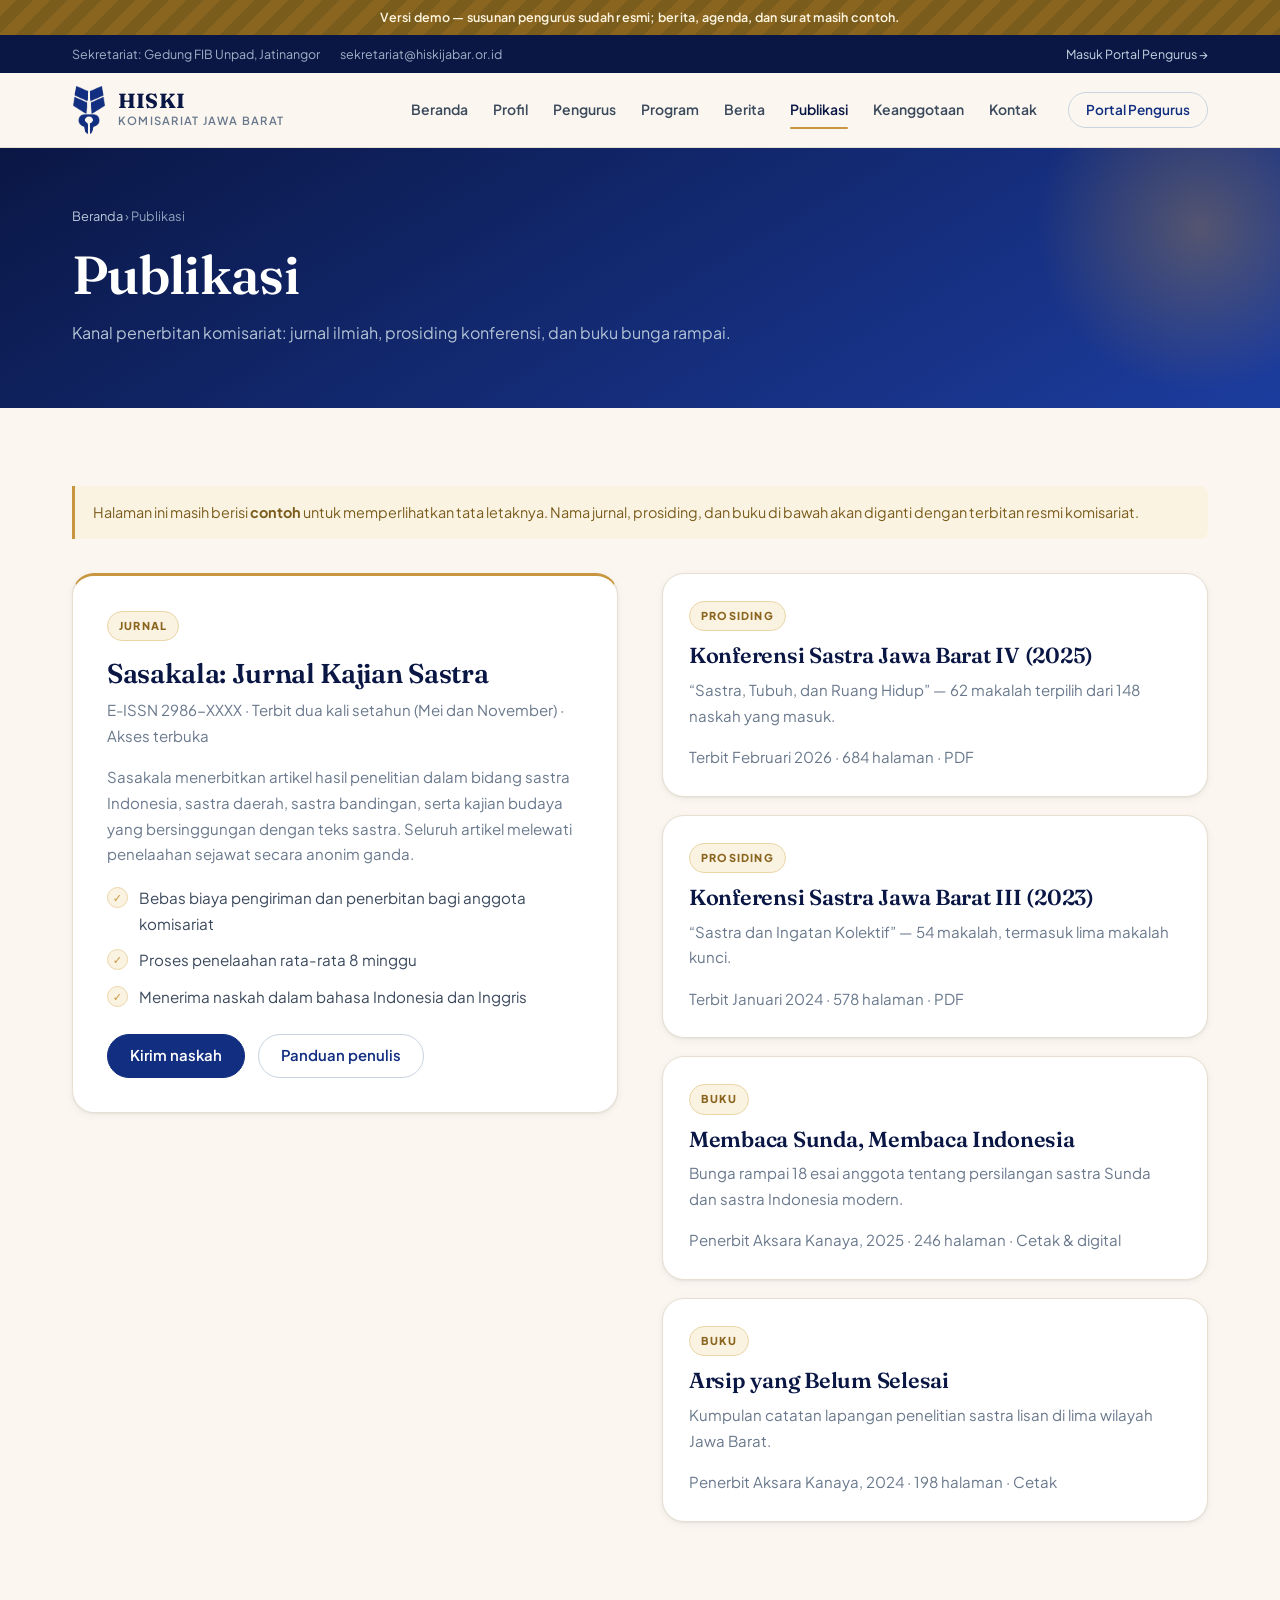
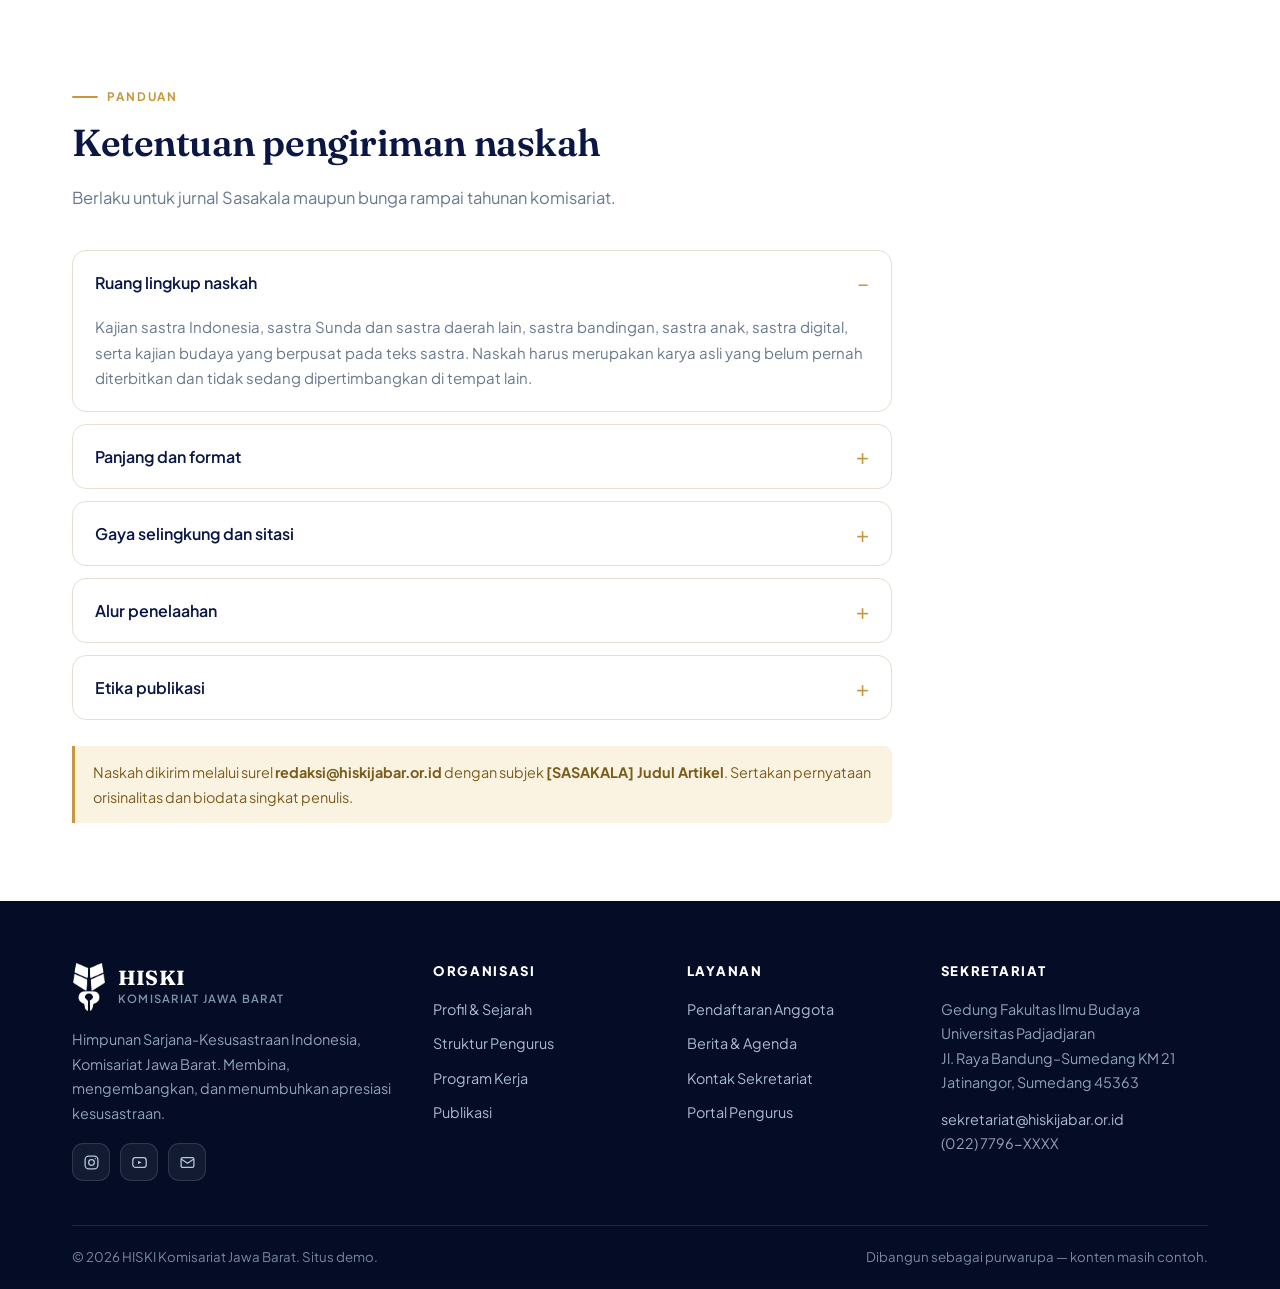
<file: publikasi.html>
<!DOCTYPE html>
<html lang="id">
<head>
<meta charset="utf-8">
<meta name="viewport" content="width=device-width, initial-scale=1">
<title>Publikasi — HISKI Komisariat Jawa Barat</title>
<meta name="description" content="Jurnal Sasakala, prosiding konferensi, dan buku terbitan HISKI Komisariat Jawa Barat.">
<link rel="icon" type="image/png" href="assets/img/favicon.png">
<link rel="apple-touch-icon" href="assets/img/apple-touch-icon.png">
<link rel="preconnect" href="https://fonts.googleapis.com">
<link rel="preconnect" href="https://fonts.gstatic.com" crossorigin>
<link href="https://fonts.googleapis.com/css2?family=Fraunces:opsz,wght@9..144,400;9..144,600;9..144,700&family=Plus+Jakarta+Sans:wght@400;500;600;700;800&display=swap" rel="stylesheet">
<link rel="stylesheet" href="assets/css/style.css">
</head>
<body>

<div class="demo-ribbon">Versi demo — susunan pengurus sudah resmi; berita, agenda, dan surat masih contoh.</div>

<div class="topbar">
  <div class="container">
    <div class="topbar-meta">
      <span>Sekretariat: Gedung FIB Unpad, Jatinangor</span>
      <span>sekretariat@hiskijabar.or.id</span>
    </div>
    <div><a href="portal/index.html">Masuk Portal Pengurus &rarr;</a></div>
  </div>
</div>

<header class="site-header">
  <div class="container header-inner">
    <a class="brand" href="index.html"><img class="brand-mark" src="assets/img/lambang-hiski.png" width="34" height="48" alt="Lambang HISKI">
      <span class="brand-text"><strong>HISKI</strong><small>Komisariat Jawa Barat</small></span>
    </a>
    <nav class="site-nav" id="siteNav">
      <a href="index.html">Beranda</a>
      <a href="profil.html">Profil</a>
      <a href="pengurus.html">Pengurus</a>
      <a href="program.html">Program</a>
      <a href="berita.html">Berita</a>
      <a href="publikasi.html">Publikasi</a>
      <a href="keanggotaan.html">Keanggotaan</a>
      <a href="kontak.html">Kontak</a>
      <a class="btn btn-primary btn-sm nav-cta" href="portal/index.html">Portal Pengurus</a>
    </nav>
    <div class="header-cta"><a class="btn btn-outline btn-sm" href="portal/index.html">Portal Pengurus</a></div>
    <button class="nav-toggle" id="navToggle" aria-label="Buka menu" aria-expanded="false"><span></span></button>
  </div>
</header>

<main>

<section class="page-hero">
  <div class="container">
    <div class="crumbs"><a href="index.html">Beranda</a> &rsaquo; Publikasi</div>
    <h1>Publikasi</h1>
    <p>Kanal penerbitan komisariat: jurnal ilmiah, prosiding konferensi, dan buku bunga rampai.</p>
  </div>
</section>


<section class="section section--cream">
  <div class="container">
    <div class="note reveal" style="margin-bottom:34px">Halaman ini masih berisi <b>contoh</b> untuk memperlihatkan tata letaknya. Nama jurnal, prosiding, dan buku di bawah akan diganti dengan terbitan resmi komisariat.</div>
    <div class="grid g-2" style="gap:44px;align-items:start">
      <div class="card reveal" style="padding:34px;border-top:3px solid var(--gold)">
        <span class="tag">Jurnal</span>
        <h2 style="margin:16px 0 8px;font-size:1.7rem">Sasakala: Jurnal Kajian Sastra</h2>
        <p class="muted">E-ISSN 2986-XXXX · Terbit dua kali setahun (Mei dan November) · Akses terbuka</p>
        <p style="margin-top:14px">Sasakala menerbitkan artikel hasil penelitian dalam bidang sastra Indonesia, sastra daerah, sastra bandingan, serta kajian budaya yang bersinggungan dengan teks sastra. Seluruh artikel melewati penelaahan sejawat secara anonim ganda.</p>
        <ul class="check-list" style="margin-top:18px">
          <li>Bebas biaya pengiriman dan penerbitan bagi anggota komisariat</li>
          <li>Proses penelaahan rata-rata 8 minggu</li>
          <li>Menerima naskah dalam bahasa Indonesia dan Inggris</li>
        </ul>
        <div class="hero-actions" style="margin-top:24px">
          <a class="btn btn-primary" href="kontak.html">Kirim naskah</a>
          <a class="btn btn-outline" href="#panduan">Panduan penulis</a>
        </div>
      </div>

      <div class="grid" style="gap:18px">
        <article class="card reveal">
          <span class="tag">Prosiding</span>
          <h3 style="margin-top:12px">Konferensi Sastra Jawa Barat IV (2025)</h3>
          <p>“Sastra, Tubuh, dan Ruang Hidup” — 62 makalah terpilih dari 148 naskah yang masuk.</p>
          <p class="small muted">Terbit Februari 2026 · 684 halaman · PDF</p>
        </article>
        <article class="card reveal">
          <span class="tag">Prosiding</span>
          <h3 style="margin-top:12px">Konferensi Sastra Jawa Barat III (2023)</h3>
          <p>“Sastra dan Ingatan Kolektif” — 54 makalah, termasuk lima makalah kunci.</p>
          <p class="small muted">Terbit Januari 2024 · 578 halaman · PDF</p>
        </article>
        <article class="card reveal">
          <span class="tag">Buku</span>
          <h3 style="margin-top:12px">Membaca Sunda, Membaca Indonesia</h3>
          <p>Bunga rampai 18 esai anggota tentang persilangan sastra Sunda dan sastra Indonesia modern.</p>
          <p class="small muted">Penerbit Aksara Kanaya, 2025 · 246 halaman · Cetak &amp; digital</p>
        </article>
        <article class="card reveal">
          <span class="tag">Buku</span>
          <h3 style="margin-top:12px">Arsip yang Belum Selesai</h3>
          <p>Kumpulan catatan lapangan penelitian sastra lisan di lima wilayah Jawa Barat.</p>
          <p class="small muted">Penerbit Aksara Kanaya, 2024 · 198 halaman · Cetak</p>
        </article>
      </div>
    </div>
  </div>
</section>

<section class="section section--paper" id="panduan">
  <div class="container">
    <div class="section-head reveal"><span class="eyebrow">Panduan</span><h2>Ketentuan pengiriman naskah</h2>
      <p>Berlaku untuk jurnal Sasakala maupun bunga rampai tahunan komisariat.</p></div>
    <div style="max-width:820px" class="reveal">
      <details class="acc" open><summary>Ruang lingkup naskah</summary><div class="acc-body">Kajian sastra Indonesia, sastra Sunda dan sastra daerah lain, sastra bandingan, sastra anak, sastra digital, serta kajian budaya yang berpusat pada teks sastra. Naskah harus merupakan karya asli yang belum pernah diterbitkan dan tidak sedang dipertimbangkan di tempat lain.</div></details>
      <details class="acc"><summary>Panjang dan format</summary><div class="acc-body">Artikel jurnal 5.000–8.000 kata termasuk daftar pustaka, diketik dengan spasi 1,5 pada kertas A4. Esai bunga rampai 2.500–4.000 kata. Sertakan abstrak 150–200 kata dalam bahasa Indonesia dan Inggris beserta tiga sampai lima kata kunci.</div></details>
      <details class="acc"><summary>Gaya selingkung dan sitasi</summary><div class="acc-body">Menggunakan gaya APA edisi ketujuh. Disarankan memakai perangkat manajemen referensi (Zotero atau Mendeley). Kutipan langsung lebih dari 40 kata ditulis dalam blok terpisah tanpa tanda petik.</div></details>
      <details class="acc"><summary>Alur penelaahan</summary><div class="acc-body">Pemeriksaan awal oleh redaksi (1–2 minggu) → penelaahan sejawat anonim ganda (4–6 minggu) → revisi penulis (2–3 minggu) → keputusan akhir. Penulis menerima pemberitahuan pada setiap tahap melalui surel.</div></details>
      <details class="acc"><summary>Etika publikasi</summary><div class="acc-body">Redaksi menerapkan pemeriksaan kemiripan dengan ambang maksimal 20 persen. Praktik plagiarisme, pengiriman ganda, dan manipulasi data mengakibatkan penolakan serta pemberitahuan kepada institusi penulis.</div></details>
    </div>
    <div class="note reveal" style="max-width:820px;margin-top:26px">Naskah dikirim melalui surel <b>redaksi@hiskijabar.or.id</b> dengan subjek <b>[SASAKALA] Judul Artikel</b>. Sertakan pernyataan orisinalitas dan biodata singkat penulis.</div>
  </div>
</section>

</main>

<footer class="site-footer">
  <div class="container">
    <div class="footer-grid">
      <div class="footer-brand">
        <a class="brand" href="index.html"><img class="brand-mark" src="assets/img/lambang-hiski-putih.png" width="34" height="48" alt="Lambang HISKI">
          <span class="brand-text"><strong>HISKI</strong><small>Komisariat Jawa Barat</small></span>
        </a>
        <p>Himpunan Sarjana-Kesusastraan Indonesia, Komisariat Jawa Barat. Membina, mengembangkan, dan menumbuhkan apresiasi kesusastraan.</p>
        <div class="socials">
          <a href="#" aria-label="Instagram"><svg viewBox="0 0 24 24" fill="none" stroke="currentColor" stroke-width="1.8"><rect x="3" y="3" width="18" height="18" rx="5"/><circle cx="12" cy="12" r="4"/><circle cx="17.5" cy="6.5" r="1" fill="currentColor" stroke="none"/></svg></a>
          <a href="#" aria-label="YouTube"><svg viewBox="0 0 24 24" fill="none" stroke="currentColor" stroke-width="1.8"><rect x="2.5" y="5" width="19" height="14" rx="4"/><path d="m10 9.5 5 2.5-5 2.5z" fill="currentColor" stroke="none"/></svg></a>
          <a href="#" aria-label="Surel"><svg viewBox="0 0 24 24" fill="none" stroke="currentColor" stroke-width="1.8"><rect x="3" y="5" width="18" height="14" rx="2"/><path d="m3 7 9 6 9-6"/></svg></a>
        </div>
      </div>
      <div>
        <h4>Organisasi</h4>
        <ul class="footer-links">
          <li><a href="profil.html">Profil &amp; Sejarah</a></li>
          <li><a href="pengurus.html">Struktur Pengurus</a></li>
          <li><a href="program.html">Program Kerja</a></li>
          <li><a href="publikasi.html">Publikasi</a></li>
        </ul>
      </div>
      <div>
        <h4>Layanan</h4>
        <ul class="footer-links">
          <li><a href="keanggotaan.html">Pendaftaran Anggota</a></li>
          <li><a href="berita.html">Berita &amp; Agenda</a></li>
          <li><a href="kontak.html">Kontak Sekretariat</a></li>
          <li><a href="portal/index.html">Portal Pengurus</a></li>
        </ul>
      </div>
      <div>
        <h4>Sekretariat</h4>
        <p style="font-size:.9rem;margin-bottom:12px">Gedung Fakultas Ilmu Budaya<br>Universitas Padjadjaran<br>Jl. Raya Bandung–Sumedang KM 21<br>Jatinangor, Sumedang 45363</p>
        <p style="font-size:.9rem;margin:0"><a href="mailto:sekretariat@hiskijabar.or.id">sekretariat@hiskijabar.or.id</a><br>(022) 7796-XXXX</p>
      </div>
    </div>
    <div class="footer-bottom">
      <span>&copy; <span data-year></span> HISKI Komisariat Jawa Barat. Situs demo.</span>
      <span>Dibangun sebagai purwarupa — konten masih contoh.</span>
    </div>
  </div>
</footer>

<script src="assets/js/site.js"></script>
</body>
</html>
</file>
<file: assets/css/style.css>
/* ==========================================================================
   HISKI Komisariat Jawa Barat — Stylesheet
   Palet: navy akademik + emas + kertas krem
   ========================================================================== */

:root{
  /* Biru resmi HISKI: #122E80 (diambil dari berkas logo) */
  --navy-950:#050D26;
  --navy-900:#0A1745;
  --navy-800:#122E80;
  --navy-700:#1C3C9E;
  --navy-600:#2B51BE;
  --gold:#C8963E;
  --gold-500:#D8A94F;
  --gold-200:#EBD5A6;
  --gold-050:#FBF3E2;
  --terra:#A8482F;
  --green:#2F6B4F;
  --cream:#FBF7F0;
  --paper:#FFFFFF;
  --ink:#16202E;
  --ink-soft:#3B495C;
  --muted:#69788C;
  --line:#E6DFD2;
  --line-soft:#F0EBE1;
  --radius-sm:8px;
  --radius:14px;
  --radius-lg:22px;
  --shadow-sm:0 1px 2px rgba(11,27,46,.06), 0 2px 8px rgba(11,27,46,.05);
  --shadow:0 4px 12px rgba(11,27,46,.07), 0 14px 34px rgba(11,27,46,.08);
  --shadow-lg:0 18px 50px rgba(11,27,46,.16);
  --font-display:"Fraunces","Georgia","Times New Roman",serif;
  --font-body:"Plus Jakarta Sans",system-ui,-apple-system,"Segoe UI",Roboto,sans-serif;
  --wrap:1180px;
}

*,*::before,*::after{box-sizing:border-box;}

html{scroll-behavior:smooth;-webkit-text-size-adjust:100%;}

body{
  margin:0;
  font-family:var(--font-body);
  font-size:16px;
  line-height:1.7;
  color:var(--ink);
  background:var(--cream);
  -webkit-font-smoothing:antialiased;
}

img{max-width:100%;display:block;}
a{color:var(--navy-700);text-decoration:none;}
a:hover{color:var(--terra);}

h1,h2,h3,h4{
  font-family:var(--font-display);
  font-weight:600;
  line-height:1.18;
  color:var(--navy-900);
  margin:0 0 .5em;
  letter-spacing:-.012em;
}
h1{font-size:clamp(2.1rem,4.4vw,3.35rem);}
h2{font-size:clamp(1.65rem,3vw,2.35rem);}
h3{font-size:clamp(1.15rem,1.7vw,1.4rem);}
h4{font-size:1.05rem;}
p{margin:0 0 1.05em;}
p:last-child{margin-bottom:0;}

::selection{background:var(--gold-200);color:var(--navy-900);}

/* ---------- Layout helpers ---------- */
.container{width:100%;max-width:var(--wrap);margin-inline:auto;padding-inline:22px;}
.section{padding:78px 0;}
.section--tight{padding:56px 0;}
.section--cream{background:var(--cream);}
.section--paper{background:var(--paper);}
.section--navy{background:var(--navy-900);color:#DDE5EE;}
.section--navy h2,.section--navy h3{color:#fff;}
.grid{display:grid;gap:24px;}
.g-2{grid-template-columns:repeat(2,minmax(0,1fr));}
.g-3{grid-template-columns:repeat(3,minmax(0,1fr));}
.g-4{grid-template-columns:repeat(4,minmax(0,1fr));}
.stack-lg{display:grid;gap:40px;}

.eyebrow{
  display:inline-flex;align-items:center;gap:9px;
  font-size:.735rem;font-weight:700;letter-spacing:.16em;text-transform:uppercase;
  color:var(--gold);margin-bottom:14px;
}
.eyebrow::before{content:"";width:26px;height:2px;background:currentColor;border-radius:2px;}
.section--navy .eyebrow{color:var(--gold-500);}

.section-head{max-width:660px;margin-bottom:38px;}
.section-head.center{margin-inline:auto;text-align:center;}
.section-head.center .eyebrow::before{display:none;}
.section-head p{color:var(--muted);font-size:1.03rem;}
.section--navy .section-head p{color:#A9BACD;}

.lead{font-size:1.1rem;color:var(--ink-soft);}
.muted{color:var(--muted);}
.small{font-size:.86rem;}

/* ---------- Buttons ---------- */
.btn{
  display:inline-flex;align-items:center;justify-content:center;gap:9px;
  font-family:var(--font-body);font-size:.93rem;font-weight:600;
  padding:12px 22px;border-radius:999px;border:1.5px solid transparent;
  cursor:pointer;transition:.22s ease;text-align:center;line-height:1.2;
}
.btn svg{width:17px;height:17px;flex:none;}
.btn-primary{background:var(--navy-800);color:#fff;border-color:var(--navy-800);}
.btn-primary:hover{background:var(--navy-700);border-color:var(--navy-700);color:#fff;transform:translateY(-1px);box-shadow:var(--shadow);}
.btn-gold{background:var(--gold);color:var(--navy-950);border-color:var(--gold);}
.btn-gold:hover{background:var(--gold-500);border-color:var(--gold-500);color:var(--navy-950);transform:translateY(-1px);box-shadow:0 10px 24px rgba(200,150,62,.32);}
.btn-outline{background:transparent;color:var(--navy-800);border-color:#C9D3DF;}
.btn-outline:hover{border-color:var(--navy-800);background:var(--navy-800);color:#fff;}
.btn-ghost-light{background:rgba(255,255,255,.08);color:#fff;border-color:rgba(255,255,255,.28);}
.btn-ghost-light:hover{background:rgba(255,255,255,.16);color:#fff;border-color:rgba(255,255,255,.5);}
.btn-sm{padding:9px 17px;font-size:.85rem;}
.btn-block{width:100%;}

.link-arrow{display:inline-flex;align-items:center;gap:7px;font-weight:600;font-size:.9rem;color:var(--navy-700);}
.link-arrow::after{content:"→";transition:transform .2s ease;}
.link-arrow:hover::after{transform:translateX(4px);}

/* ---------- Header ---------- */
.site-header{
  position:sticky;top:0;z-index:60;
  background:rgba(251,247,240,.92);
  backdrop-filter:saturate(1.6) blur(12px);
  border-bottom:1px solid var(--line);
}
.site-header.is-scrolled{box-shadow:0 6px 22px rgba(11,27,46,.08);}
.topbar{background:var(--navy-900);color:#9FB2C7;font-size:.78rem;}
.topbar .container{display:flex;justify-content:space-between;align-items:center;gap:16px;min-height:38px;flex-wrap:wrap;}
.topbar a{color:#C6D4E3;}
.topbar a:hover{color:var(--gold-500);}
.topbar-meta{display:flex;gap:20px;align-items:center;}
.topbar-meta span{display:inline-flex;align-items:center;gap:7px;}

.header-inner{display:flex;align-items:center;gap:20px;min-height:74px;}
.brand{display:flex;align-items:center;gap:12px;flex:none;}
.brand-mark{width:34px;height:48px;flex:none;object-fit:contain;display:block;}
.brand-text strong{
  display:block;font-family:var(--font-display);font-size:1.28rem;font-weight:700;
  color:var(--navy-900);line-height:1.05;letter-spacing:.01em;
}
.brand-text small{display:block;font-size:.705rem;color:var(--muted);letter-spacing:.11em;text-transform:uppercase;font-weight:600;}

.site-nav{display:flex;align-items:center;gap:3px;margin-left:auto;}
.site-nav a{
  position:relative;padding:9px 11px;border-radius:8px;
  font-size:.875rem;font-weight:600;color:var(--ink-soft);white-space:nowrap;
}
.site-nav a:hover{color:var(--navy-900);background:rgba(16,40,68,.05);}
.site-nav a.active{color:var(--navy-900);}
.site-nav a.active::after{
  content:"";position:absolute;left:11px;right:11px;bottom:2px;height:2px;
  background:var(--gold);border-radius:2px;
}
.site-nav .nav-cta{display:none;}
.header-cta{flex:none;}
.nav-toggle{
  display:none;width:42px;height:42px;border:1px solid var(--line);background:var(--paper);
  border-radius:11px;cursor:pointer;padding:0;align-items:center;justify-content:center;
}
.nav-toggle span{display:block;width:18px;height:2px;background:var(--navy-800);position:relative;}
.nav-toggle span::before,.nav-toggle span::after{content:"";position:absolute;left:0;width:18px;height:2px;background:var(--navy-800);transition:.2s;}
.nav-toggle span::before{top:-6px;}
.nav-toggle span::after{top:6px;}

/* ---------- Hero ---------- */
.hero{
  position:relative;overflow:hidden;
  background:
    radial-gradient(1100px 520px at 82% -8%, rgba(200,150,62,.30), transparent 62%),
    radial-gradient(760px 460px at 6% 106%, rgba(43,81,190,.55), transparent 60%),
    linear-gradient(158deg,var(--navy-950) 0%,var(--navy-800) 54%,#0E2568 100%);
  color:#E7EDF5;
}
.hero::after{
  content:"";position:absolute;inset:0;opacity:.16;pointer-events:none;
  background-image:url("data:image/svg+xml;utf8,<svg xmlns='http://www.w3.org/2000/svg' width='120' height='120' viewBox='0 0 120 120'><g fill='none' stroke='%23E5C98A' stroke-width='1'><circle cx='60' cy='30' r='29'/><circle cx='60' cy='90' r='29'/><circle cx='30' cy='60' r='29'/><circle cx='90' cy='60' r='29'/><circle cx='60' cy='60' r='6'/></g></svg>");
  background-size:150px 150px;
}
.hero .container{position:relative;z-index:2;}
.hero-grid{display:grid;grid-template-columns:1.12fr .88fr;gap:56px;align-items:center;padding:86px 0 92px;}
.hero h1{color:#fff;margin-bottom:20px;}
.hero h1 em{font-style:italic;color:var(--gold-200);}
.hero p.lead{color:#BDCCDD;max-width:56ch;font-size:1.09rem;}
.hero-badge{
  display:inline-flex;align-items:center;gap:10px;padding:7px 15px 7px 8px;
  background:rgba(255,255,255,.09);border:1px solid rgba(235,213,166,.32);
  border-radius:999px;font-size:.79rem;font-weight:600;color:var(--gold-200);
  letter-spacing:.03em;margin-bottom:24px;
}
.hero-badge b{
  background:var(--gold);color:var(--navy-950);padding:3px 10px;border-radius:999px;
  font-size:.7rem;letter-spacing:.08em;text-transform:uppercase;
}
.hero-actions{display:flex;gap:13px;flex-wrap:wrap;margin-top:30px;}
.hero-stats{display:flex;gap:34px;margin-top:46px;flex-wrap:wrap;}
.hero-stats div strong{display:block;font-family:var(--font-display);font-size:2.05rem;color:#fff;line-height:1;}
.hero-stats div span{font-size:.79rem;color:#9DB0C6;letter-spacing:.05em;text-transform:uppercase;font-weight:600;}

.hero-card{
  background:rgba(255,255,255,.055);border:1px solid rgba(255,255,255,.14);
  border-radius:var(--radius-lg);padding:28px;backdrop-filter:blur(6px);
}
.hero-card h3{color:#fff;font-size:1.12rem;margin-bottom:4px;}
.hero-card > p{color:#9DB0C6;font-size:.87rem;margin-bottom:20px;}
.agenda-mini{display:grid;gap:12px;}
.agenda-mini article{
  display:flex;gap:14px;align-items:flex-start;padding:13px;border-radius:var(--radius);
  background:rgba(255,255,255,.05);border:1px solid rgba(255,255,255,.08);transition:.2s;
}
.agenda-mini article:hover{background:rgba(255,255,255,.1);border-color:rgba(235,213,166,.3);}
.date-chip{
  flex:none;width:52px;text-align:center;background:var(--gold);color:var(--navy-950);
  border-radius:10px;padding:7px 0;line-height:1.1;
}
.date-chip b{display:block;font-family:var(--font-display);font-size:1.28rem;font-weight:700;}
.date-chip span{display:block;font-size:.63rem;font-weight:800;letter-spacing:.1em;text-transform:uppercase;}
.agenda-mini h4{color:#fff;font-family:var(--font-body);font-size:.92rem;font-weight:600;margin:0 0 3px;line-height:1.35;}
.agenda-mini p{color:#9DB0C6;font-size:.78rem;margin:0;}

/* ---------- Page hero (halaman dalam) ---------- */
.page-hero{
  background:linear-gradient(150deg,var(--navy-900),var(--navy-700));
  color:#E7EDF5;padding:58px 0 62px;position:relative;overflow:hidden;
}
.page-hero::after{
  content:"";position:absolute;right:-90px;top:-90px;width:340px;height:340px;border-radius:50%;
  background:radial-gradient(circle,rgba(200,150,62,.34),transparent 68%);
}
.page-hero .container{position:relative;z-index:2;}
.page-hero h1{color:#fff;margin-bottom:12px;}
.page-hero p{color:#B4C4D6;max-width:62ch;margin:0;}
.crumbs{font-size:.8rem;color:#8FA4BC;margin-bottom:16px;}
.crumbs a{color:#B9C9DA;}
.crumbs a:hover{color:var(--gold-500);}

/* ---------- Cards ---------- */
.card{
  background:var(--paper);border:1px solid var(--line);border-radius:var(--radius-lg);
  padding:26px;box-shadow:var(--shadow-sm);transition:.24s ease;
}
.card:hover{transform:translateY(-3px);box-shadow:var(--shadow);border-color:var(--gold-200);}
.card h3{margin-bottom:8px;}
.card p{color:var(--muted);font-size:.94rem;}
.card-icon{
  width:48px;height:48px;border-radius:13px;display:grid;place-items:center;margin-bottom:18px;
  background:var(--gold-050);color:var(--gold);border:1px solid var(--gold-200);
}
.card-icon svg{width:23px;height:23px;}

.pillar{border-top:3px solid var(--gold);}
.pillar .num{
  font-family:var(--font-display);font-size:.9rem;font-weight:700;color:var(--gold);
  letter-spacing:.1em;
}

/* ---------- Berita ---------- */
.news-card{
  background:var(--paper);border:1px solid var(--line);border-radius:var(--radius-lg);
  overflow:hidden;display:flex;flex-direction:column;transition:.24s ease;box-shadow:var(--shadow-sm);
}
.news-card:hover{transform:translateY(-4px);box-shadow:var(--shadow);}
.news-thumb{
  height:172px;position:relative;display:grid;place-items:center;overflow:hidden;
  background:linear-gradient(140deg,var(--navy-800),var(--navy-600));
}
.news-thumb.t2{background:linear-gradient(140deg,#5C3A22,var(--terra));}
.news-thumb.t3{background:linear-gradient(140deg,#1E4A3A,var(--green));}
.news-thumb.t4{background:linear-gradient(140deg,#4A3A16,var(--gold));}
.news-thumb::after{
  content:"";position:absolute;inset:0;opacity:.2;
  background-image:url("data:image/svg+xml;utf8,<svg xmlns='http://www.w3.org/2000/svg' width='80' height='80'><g fill='none' stroke='%23ffffff' stroke-width='1'><circle cx='40' cy='20' r='19'/><circle cx='40' cy='60' r='19'/><circle cx='20' cy='40' r='19'/><circle cx='60' cy='40' r='19'/></g></svg>");
  background-size:90px 90px;
}
.news-thumb svg{width:52px;height:52px;color:rgba(255,255,255,.72);position:relative;z-index:2;}
.tag{
  display:inline-block;font-size:.68rem;font-weight:800;letter-spacing:.11em;text-transform:uppercase;
  padding:5px 11px;border-radius:999px;background:var(--gold-050);color:#8A651F;border:1px solid var(--gold-200);
}
.tag.on-dark{position:absolute;left:16px;top:16px;z-index:3;background:rgba(7,20,38,.7);color:var(--gold-200);border-color:rgba(235,213,166,.35);}
.news-body{padding:22px;display:flex;flex-direction:column;flex:1;gap:10px;}
.news-body h3{font-size:1.08rem;margin:0;line-height:1.35;}
.news-body h3 a{color:var(--navy-900);}
.news-body h3 a:hover{color:var(--terra);}
.news-body p{color:var(--muted);font-size:.9rem;margin:0;}
.news-meta{display:flex;align-items:center;gap:12px;font-size:.78rem;color:var(--muted);margin-top:auto;padding-top:12px;border-top:1px solid var(--line-soft);}

/* ---------- Pengurus ---------- */
.person{
  background:var(--paper);border:1px solid var(--line);border-radius:var(--radius-lg);
  padding:24px;text-align:center;transition:.24s;box-shadow:var(--shadow-sm);
}
.person:hover{transform:translateY(-3px);box-shadow:var(--shadow);border-color:var(--gold-200);}
.avatar{
  width:78px;height:78px;border-radius:50%;margin:0 auto 16px;display:grid;place-items:center;
  font-family:var(--font-display);font-size:1.6rem;font-weight:700;color:#fff;
  background:linear-gradient(140deg,var(--navy-700),var(--navy-600));
  box-shadow:0 0 0 4px var(--gold-050), 0 0 0 5px var(--gold-200);
}
.avatar.v2{background:linear-gradient(140deg,#7A3A22,var(--terra));}
.avatar.v3{background:linear-gradient(140deg,#1E4A3A,var(--green));}
.avatar.v4{background:linear-gradient(140deg,#8A651F,var(--gold));}
.person h3{font-size:1.02rem;font-family:var(--font-body);font-weight:700;margin-bottom:3px;}
.person .role{font-size:.8rem;font-weight:700;color:var(--gold);text-transform:uppercase;letter-spacing:.08em;}
.person .inst{font-size:.84rem;color:var(--muted);margin-top:7px;}

/* ---------- Timeline ---------- */
.timeline{position:relative;padding-left:32px;}
.timeline::before{content:"";position:absolute;left:9px;top:6px;bottom:6px;width:2px;background:linear-gradient(var(--gold-200),var(--line));}
.timeline li{position:relative;list-style:none;margin-bottom:28px;}
.timeline li::before{
  content:"";position:absolute;left:-31px;top:7px;width:20px;height:20px;border-radius:50%;
  background:var(--paper);border:3px solid var(--gold);
}
.timeline h4{margin-bottom:4px;font-family:var(--font-body);font-weight:700;}
.timeline .yr{font-family:var(--font-display);font-size:.86rem;font-weight:700;color:var(--gold);letter-spacing:.06em;}
.timeline p{color:var(--muted);font-size:.92rem;margin:4px 0 0;}

/* ---------- Tabel & list umum ---------- */
.table-wrap{overflow-x:auto;border:1px solid var(--line);border-radius:var(--radius);background:var(--paper);}
table.data{width:100%;border-collapse:collapse;min-width:720px;font-size:.9rem;}
table.data th{
  text-align:left;padding:14px 16px;background:#F7F3EA;color:var(--navy-800);
  font-size:.74rem;font-weight:800;letter-spacing:.1em;text-transform:uppercase;
  border-bottom:1px solid var(--line);white-space:nowrap;
}
table.data td{padding:14px 16px;border-bottom:1px solid var(--line-soft);vertical-align:top;color:var(--ink-soft);}
table.data tbody tr:last-child td{border-bottom:none;}
table.data tbody tr:hover{background:#FCFAF6;}
.mono{font-family:ui-monospace,SFMono-Regular,"SF Mono",Menlo,Consolas,monospace;font-size:.83rem;color:var(--navy-700);}

.badge{
  display:inline-flex;align-items:center;gap:6px;font-size:.72rem;font-weight:700;
  padding:4px 10px;border-radius:999px;border:1px solid transparent;white-space:nowrap;
}
.badge-masuk{background:#E8F1FA;color:#1B4B7A;border-color:#C6DDF1;}
.badge-keluar{background:#FBF0E6;color:#8A4A1B;border-color:#F0D9BF;}
.badge-ok{background:#E7F3EC;color:#22603F;border-color:#C6E3D2;}
.badge-wait{background:#FDF3DC;color:#87671A;border-color:#F2E0B4;}
.badge-urgent{background:#FBE9E6;color:#93301D;border-color:#F3CFC8;}
.badge-neutral{background:#EEF1F5;color:#42536A;border-color:#DCE2EA;}

/* ---------- Accordion (FAQ) ---------- */
details.acc{
  background:var(--paper);border:1px solid var(--line);border-radius:var(--radius);
  padding:0;margin-bottom:12px;overflow:hidden;
}
details.acc summary{
  cursor:pointer;list-style:none;padding:18px 22px;font-weight:600;color:var(--navy-900);
  display:flex;justify-content:space-between;align-items:center;gap:16px;
}
details.acc summary::-webkit-details-marker{display:none;}
details.acc summary::after{content:"+";font-size:1.35rem;color:var(--gold);font-weight:400;line-height:1;}
details.acc[open] summary::after{content:"–";}
details.acc .acc-body{padding:0 22px 20px;color:var(--muted);font-size:.94rem;}

/* ---------- Form ---------- */
.form-grid{display:grid;gap:18px;}
.field label{display:block;font-size:.83rem;font-weight:700;color:var(--navy-800);margin-bottom:7px;}
.field label .req{color:var(--terra);}
.field input,.field select,.field textarea{
  width:100%;font-family:var(--font-body);font-size:.94rem;color:var(--ink);
  padding:12px 14px;border:1.5px solid var(--line);border-radius:var(--radius-sm);
  background:var(--paper);transition:.18s;
}
.field input:focus,.field select:focus,.field textarea:focus{
  outline:none;border-color:var(--navy-600);box-shadow:0 0 0 3px rgba(32,76,121,.13);
}
.field textarea{min-height:130px;resize:vertical;}
.field .hint{font-size:.78rem;color:var(--muted);margin-top:6px;}

.note{
  border-left:3px solid var(--gold);background:var(--gold-050);
  padding:14px 18px;border-radius:0 var(--radius-sm) var(--radius-sm) 0;font-size:.9rem;color:#7A5C1C;
}

/* ---------- Info list ---------- */
.info-list{display:grid;gap:16px;}
.info-list li{list-style:none;display:flex;gap:14px;align-items:flex-start;}
.info-list .ico{
  flex:none;width:40px;height:40px;border-radius:11px;display:grid;place-items:center;
  background:var(--gold-050);border:1px solid var(--gold-200);color:var(--gold);
}
.info-list .ico svg{width:19px;height:19px;}
.info-list b{display:block;font-size:.9rem;color:var(--navy-900);}
.info-list span{font-size:.9rem;color:var(--muted);}

.check-list{padding:0;margin:0;display:grid;gap:11px;}
.check-list li{list-style:none;display:flex;gap:11px;align-items:flex-start;font-size:.95rem;color:var(--ink-soft);}
.check-list li::before{
  content:"✓";flex:none;width:21px;height:21px;border-radius:50%;background:var(--gold-050);
  color:var(--gold);border:1px solid var(--gold-200);display:grid;place-items:center;
  font-size:.7rem;font-weight:800;margin-top:2px;
}

/* ---------- CTA band ---------- */
.cta-band{
  background:linear-gradient(140deg,var(--navy-900),var(--navy-700));
  border-radius:var(--radius-lg);padding:52px;color:#DDE5EE;position:relative;overflow:hidden;
}
.cta-band::after{
  content:"";position:absolute;right:-70px;bottom:-90px;width:300px;height:300px;border-radius:50%;
  background:radial-gradient(circle,rgba(200,150,62,.36),transparent 68%);
}
.cta-band > *{position:relative;z-index:2;}
.cta-band h2{color:#fff;}
.cta-band p{color:#B4C4D6;max-width:58ch;}

/* ---------- Footer ---------- */
.site-footer{background:var(--navy-950);color:#8FA2B8;padding:62px 0 0;font-size:.92rem;}
.site-footer h4{color:#fff;font-family:var(--font-body);font-size:.82rem;font-weight:800;letter-spacing:.13em;text-transform:uppercase;margin-bottom:18px;}
.footer-grid{display:grid;grid-template-columns:1.5fr 1fr 1fr 1.25fr;gap:40px;padding-bottom:44px;}
.site-footer a{color:#A9BCD1;}
.site-footer a:hover{color:var(--gold-500);}
.footer-links{list-style:none;padding:0;margin:0;display:grid;gap:10px;font-size:.9rem;}
.footer-brand .brand-text strong{color:#fff;}
.footer-brand .brand-text small{color:#7F93AB;}
.footer-brand p{margin-top:16px;font-size:.9rem;color:#8FA2B8;max-width:38ch;}
.socials{display:flex;gap:10px;margin-top:18px;}
.socials a{
  width:38px;height:38px;border-radius:11px;display:grid;place-items:center;
  background:rgba(255,255,255,.06);border:1px solid rgba(255,255,255,.12);color:#B6C6D8;transition:.2s;
}
.socials a:hover{background:var(--gold);border-color:var(--gold);color:var(--navy-950);}
.socials svg{width:17px;height:17px;}
.footer-bottom{
  border-top:1px solid rgba(255,255,255,.09);padding:20px 0;display:flex;
  justify-content:space-between;gap:16px;flex-wrap:wrap;font-size:.83rem;color:#77899E;
}

/* ---------- Demo ribbon ---------- */
.demo-ribbon{
  background:repeating-linear-gradient(135deg,#8A651F,#8A651F 12px,#7A5C1C 12px,#7A5C1C 24px);
  color:#FFF6E2;text-align:center;font-size:.78rem;font-weight:600;padding:7px 16px;letter-spacing:.02em;
}

/* ==========================================================================
   PORTAL PENGURUS
   ========================================================================== */
body.portal{background:#F4F6F9;}

.auth-wrap{min-height:100vh;display:grid;grid-template-columns:1.05fr .95fr;}
.auth-side{
  background:
    radial-gradient(760px 420px at 20% 0%, rgba(200,150,62,.28), transparent 60%),
    linear-gradient(158deg,var(--navy-950),var(--navy-800));
  color:#DDE5EE;padding:56px;display:flex;flex-direction:column;justify-content:space-between;
  position:relative;overflow:hidden;
}
.auth-side::after{
  content:"";position:absolute;inset:0;opacity:.14;pointer-events:none;
  background-image:url("data:image/svg+xml;utf8,<svg xmlns='http://www.w3.org/2000/svg' width='120' height='120'><g fill='none' stroke='%23E5C98A' stroke-width='1'><circle cx='60' cy='30' r='29'/><circle cx='60' cy='90' r='29'/><circle cx='30' cy='60' r='29'/><circle cx='90' cy='60' r='29'/></g></svg>");
  background-size:150px 150px;
}
.auth-side > *{position:relative;z-index:2;}
.auth-side h2{color:#fff;font-size:2rem;}
.auth-side p{color:#AFC0D4;}
.auth-main{display:grid;place-items:center;padding:44px 24px;background:var(--cream);}
.auth-card{width:100%;max-width:420px;}
.auth-card .brand{justify-content:center;margin-bottom:26px;}

.portal-shell{display:grid;grid-template-columns:262px 1fr;min-height:100vh;}
.portal-side{
  background:var(--navy-950);color:#94A7BD;padding:22px 16px;display:flex;flex-direction:column;gap:8px;
  position:sticky;top:0;height:100vh;overflow-y:auto;
}
.portal-side .brand{padding:8px 10px 18px;border-bottom:1px solid rgba(255,255,255,.09);margin-bottom:12px;}
.portal-side .brand-text strong{color:#fff;font-size:1.14rem;}
.portal-side .brand-text small{color:#7F93AB;font-size:.62rem;}
.side-label{font-size:.66rem;font-weight:800;letter-spacing:.14em;text-transform:uppercase;color:#6C7F95;padding:14px 12px 6px;}
.side-nav{display:grid;gap:3px;}
.side-nav a{
  display:flex;align-items:center;gap:11px;padding:10px 12px;border-radius:10px;
  color:#A9BCD1;font-size:.9rem;font-weight:500;transition:.18s;
}
.side-nav a svg{width:18px;height:18px;flex:none;opacity:.85;}
.side-nav a:hover{background:rgba(255,255,255,.07);color:#fff;}
.side-nav a.active{background:var(--gold);color:var(--navy-950);font-weight:700;}
.side-nav a.active svg{opacity:1;}
.side-foot{margin-top:auto;padding-top:16px;border-top:1px solid rgba(255,255,255,.09);}

.portal-main{min-width:0;display:flex;flex-direction:column;}
.portal-top{
  background:var(--paper);border-bottom:1px solid #E3E8EE;padding:16px 28px;
  display:flex;align-items:center;gap:18px;position:sticky;top:0;z-index:20;
}
.portal-top h1{font-size:1.32rem;margin:0;}
.portal-top .sub{font-size:.83rem;color:var(--muted);}
.portal-user{margin-left:auto;display:flex;align-items:center;gap:12px;}
.portal-user .who{text-align:right;line-height:1.3;}
.portal-user .who b{display:block;font-size:.88rem;color:var(--navy-900);}
.portal-user .who span{font-size:.75rem;color:var(--muted);}
.portal-user .av{
  width:40px;height:40px;border-radius:50%;display:grid;place-items:center;font-weight:700;font-size:.9rem;
  background:linear-gradient(140deg,var(--navy-700),var(--navy-600));color:#fff;
}
.portal-body{padding:28px;display:grid;gap:24px;align-content:start;}

.stat-grid{display:grid;grid-template-columns:repeat(4,minmax(0,1fr));gap:18px;}
.stat{
  background:var(--paper);border:1px solid #E3E8EE;border-radius:var(--radius);padding:20px;
  display:flex;gap:15px;align-items:flex-start;
}
.stat .ico{width:42px;height:42px;border-radius:12px;display:grid;place-items:center;flex:none;}
.stat .ico svg{width:20px;height:20px;}
.i-blue{background:#E8F1FA;color:#1B4B7A;}
.i-gold{background:var(--gold-050);color:#8A651F;}
.i-green{background:#E7F3EC;color:#22603F;}
.i-terra{background:#FBE9E6;color:#93301D;}
.stat b{display:block;font-family:var(--font-display);font-size:1.85rem;line-height:1;color:var(--navy-900);}
.stat span{font-size:.8rem;color:var(--muted);}
.stat .delta{font-size:.73rem;font-weight:700;color:var(--green);}

.split-2{display:grid;grid-template-columns:1.55fr 1fr;gap:24px;align-items:start;}
@media (max-width:1100px){ .split-2{grid-template-columns:1fr;} }

.panel{background:var(--paper);border:1px solid #E3E8EE;border-radius:var(--radius);overflow:hidden;}
.panel-head{
  padding:17px 20px;border-bottom:1px solid #EDF1F5;display:flex;align-items:center;gap:14px;flex-wrap:wrap;
}
.panel-head h3{margin:0;font-size:1.02rem;font-family:var(--font-body);font-weight:700;}
.panel-head .spacer{margin-left:auto;}
.panel-body{padding:20px;}
.panel-body.flush{padding:0;}

.toolbar{display:flex;gap:10px;flex-wrap:wrap;align-items:center;padding:16px 20px;border-bottom:1px solid #EDF1F5;background:#FAFBFC;}
.toolbar input[type="search"],.toolbar select{
  font-family:var(--font-body);font-size:.88rem;padding:9px 13px;border:1.5px solid #DDE3EA;
  border-radius:9px;background:var(--paper);color:var(--ink);
}
.toolbar input[type="search"]{min-width:250px;flex:1;}
.toolbar input:focus,.toolbar select:focus{outline:none;border-color:var(--navy-600);box-shadow:0 0 0 3px rgba(32,76,121,.12);}

.row-action{
  border:1px solid #DDE3EA;background:var(--paper);border-radius:8px;padding:6px 12px;
  font-family:var(--font-body);font-size:.79rem;font-weight:600;color:var(--navy-700);cursor:pointer;transition:.18s;
}
.row-action:hover{background:var(--navy-800);border-color:var(--navy-800);color:#fff;}

.empty{padding:44px 20px;text-align:center;color:var(--muted);}
.empty svg{width:42px;height:42px;opacity:.35;margin-bottom:12px;}

.timeline-mini{display:grid;gap:2px;}
.timeline-mini li{list-style:none;display:flex;gap:13px;padding:12px 0;border-bottom:1px solid #F0F3F6;}
.timeline-mini li:last-child{border-bottom:none;}
.timeline-mini .dot{width:9px;height:9px;border-radius:50%;background:var(--gold);margin-top:8px;flex:none;}
.timeline-mini b{display:block;font-size:.9rem;color:var(--navy-900);font-weight:600;}
.timeline-mini span{font-size:.79rem;color:var(--muted);}

/* Modal */
.modal-backdrop{
  position:fixed;inset:0;background:rgba(7,20,38,.55);backdrop-filter:blur(3px);
  display:grid;place-items:center;padding:24px;z-index:200;
}
.modal{
  background:var(--paper);border-radius:var(--radius-lg);width:100%;max-width:760px;
  max-height:88vh;display:flex;flex-direction:column;box-shadow:var(--shadow-lg);overflow:hidden;
}
.modal-head{padding:18px 24px;border-bottom:1px solid #EDF1F5;display:flex;align-items:center;gap:14px;}
.modal-head h3{margin:0;font-size:1.05rem;font-family:var(--font-body);font-weight:700;}
.modal-close{
  margin-left:auto;width:34px;height:34px;border-radius:9px;border:1px solid #DDE3EA;background:var(--paper);
  cursor:pointer;font-size:1.15rem;line-height:1;color:var(--muted);
}
.modal-close:hover{background:#F3F5F8;color:var(--ink);}
.modal-body{padding:24px;overflow-y:auto;}
.modal-foot{padding:16px 24px;border-top:1px solid #EDF1F5;display:flex;gap:10px;justify-content:flex-end;background:#FAFBFC;}

.kv{display:grid;grid-template-columns:150px 1fr;gap:10px 18px;font-size:.9rem;}
.kv dt{color:var(--muted);font-weight:600;}
.kv dd{margin:0;color:var(--ink);}

/* Pratinjau surat */
.letter-note{
  background:#FBE9E6;border:1px solid #F3CFC8;color:#93301D;border-radius:10px 10px 0 0;
  border-bottom:none;padding:9px 16px;font-size:.78rem;font-weight:700;letter-spacing:.03em;
}
.letter{
  position:relative;overflow:hidden;
  background:#fff;border:1px solid var(--line);border-radius:0 0 10px 10px;padding:34px 38px;
  font-size:.88rem;line-height:1.75;color:#22303F;box-shadow:inset 0 0 0 1px #fff;
}
.letter::before{
  content:"CONTOH";position:absolute;inset:0;display:grid;place-items:center;
  font-family:var(--font-display);font-size:clamp(3rem,9vw,5.5rem);font-weight:700;
  color:rgba(168,72,47,.075);transform:rotate(-22deg);letter-spacing:.28em;
  pointer-events:none;user-select:none;z-index:1;
}
.letter > *{position:relative;z-index:2;}
.letter-head{display:flex;gap:16px;align-items:center;border-bottom:3px double var(--navy-800);padding-bottom:14px;margin-bottom:20px;}
.letter-head .mark{height:66px;width:auto;flex:none;object-fit:contain;}
.letter-head h4{margin:0;font-family:var(--font-display);font-size:1.05rem;letter-spacing:.02em;}
.letter-head p{margin:1px 0 0;font-size:.74rem;color:var(--muted);line-height:1.45;}
.letter .sign{margin-top:34px;text-align:right;}
.letter .sign .name{font-weight:700;text-decoration:underline;margin-top:52px;}

.toast{
  position:fixed;left:50%;bottom:28px;transform:translateX(-50%);
  background:var(--navy-900);color:#fff;padding:12px 20px;border-radius:999px;
  font-size:.87rem;box-shadow:var(--shadow-lg);z-index:300;
}

/* ---------- Reveal ---------- */
.reveal{opacity:0;transform:translateY(14px);transition:opacity .55s ease,transform .55s ease;}
.reveal.in{opacity:1;transform:none;}
@media (prefers-reduced-motion:reduce){
  .reveal{opacity:1;transform:none;transition:none;}
  html{scroll-behavior:auto;}
}

/* ---------- Responsive ---------- */
@media (max-width:1180px){
  .site-nav a{padding:9px 8px;font-size:.84rem;}
  .brand-mark{width:40px;height:40px;}
}
/* Di bawah lebar ini menu berubah menjadi tombol hamburger */
@media (max-width:1080px){
  .nav-toggle{display:flex;}
  .header-cta{display:none;}
  .site-nav{
    position:absolute;left:0;right:0;top:100%;background:var(--paper);
    border-bottom:1px solid var(--line);box-shadow:var(--shadow);
    flex-direction:column;align-items:stretch;gap:0;padding:10px 16px 18px;display:none;
  }
  .site-nav.open{display:flex;}
  .site-nav a{padding:12px 10px;font-size:.95rem;border-bottom:1px solid var(--line-soft);border-radius:0;}
  .site-nav a.active::after{display:none;}
  .site-nav .nav-cta{display:inline-flex;margin-top:12px;border-bottom:none;}
  .header-inner{min-height:66px;}
}
@media (max-width:940px){
  .hero-grid{grid-template-columns:1fr;gap:40px;padding:56px 0 64px;}
  .g-4{grid-template-columns:repeat(2,minmax(0,1fr));}
  .g-3{grid-template-columns:repeat(2,minmax(0,1fr));}
  .footer-grid{grid-template-columns:1fr 1fr;gap:32px;}
  .auth-wrap{grid-template-columns:1fr;}
  .auth-side{display:none;}
  .stat-grid{grid-template-columns:repeat(2,minmax(0,1fr));}
  .portal-shell{grid-template-columns:1fr;}
  .portal-side{position:static;height:auto;flex-direction:row;flex-wrap:wrap;align-items:center;gap:6px;padding:12px 16px;}
  .portal-side .brand{border-bottom:none;padding:0 12px 0 0;margin:0;}
  .portal-side .side-label,.portal-side .side-foot{display:none;}
  .side-nav{display:flex;flex-wrap:wrap;}
  .side-nav a{padding:8px 11px;font-size:.83rem;}
}
@media (max-width:820px){
  .section{padding:56px 0;}
  .g-2,.g-3,.g-4{grid-template-columns:1fr;}
  .cta-band{padding:34px 26px;}
  .topbar-meta{display:none;}
  .kv{grid-template-columns:1fr;gap:2px 0;}
  .kv dd{margin-bottom:10px;}
  .letter{padding:22px 20px;}
  .portal-body,.portal-top{padding:18px;}
  .stat-grid{grid-template-columns:1fr;}
}
@media (max-width:560px){
  .hero-stats{gap:24px;}
  .footer-grid{grid-template-columns:1fr;}
  .toolbar input[type="search"]{min-width:100%;}
}

/* ---------- Print ---------- */
@media print{
  .site-header,.site-footer,.portal-side,.portal-top,.modal-foot,.demo-ribbon,.toolbar{display:none!important;}
  body{background:#fff;}
  .modal-backdrop{position:static;background:none;padding:0;}
  .modal{max-width:100%;box-shadow:none;max-height:none;}
}
</file>
<file: hiski-jabar/assets/css/style.css>
/* ==========================================================================
   HISKI Komisariat Jawa Barat — Stylesheet
   Palet: navy akademik + emas + kertas krem
   ========================================================================== */

:root{
  /* Biru resmi HISKI: #122E80 (diambil dari berkas logo) */
  --navy-950:#050D26;
  --navy-900:#0A1745;
  --navy-800:#122E80;
  --navy-700:#1C3C9E;
  --navy-600:#2B51BE;
  --gold:#C8963E;
  --gold-500:#D8A94F;
  --gold-200:#EBD5A6;
  --gold-050:#FBF3E2;
  --terra:#A8482F;
  --green:#2F6B4F;
  --cream:#FBF7F0;
  --paper:#FFFFFF;
  --ink:#16202E;
  --ink-soft:#3B495C;
  --muted:#69788C;
  --line:#E6DFD2;
  --line-soft:#F0EBE1;
  --radius-sm:8px;
  --radius:14px;
  --radius-lg:22px;
  --shadow-sm:0 1px 2px rgba(11,27,46,.06), 0 2px 8px rgba(11,27,46,.05);
  --shadow:0 4px 12px rgba(11,27,46,.07), 0 14px 34px rgba(11,27,46,.08);
  --shadow-lg:0 18px 50px rgba(11,27,46,.16);
  --font-display:"Fraunces","Georgia","Times New Roman",serif;
  --font-body:"Plus Jakarta Sans",system-ui,-apple-system,"Segoe UI",Roboto,sans-serif;
  --wrap:1180px;
}

*,*::before,*::after{box-sizing:border-box;}

html{scroll-behavior:smooth;-webkit-text-size-adjust:100%;}

body{
  margin:0;
  font-family:var(--font-body);
  font-size:16px;
  line-height:1.7;
  color:var(--ink);
  background:var(--cream);
  -webkit-font-smoothing:antialiased;
}

img{max-width:100%;display:block;}
a{color:var(--navy-700);text-decoration:none;}
a:hover{color:var(--terra);}

h1,h2,h3,h4{
  font-family:var(--font-display);
  font-weight:600;
  line-height:1.18;
  color:var(--navy-900);
  margin:0 0 .5em;
  letter-spacing:-.012em;
}
h1{font-size:clamp(2.1rem,4.4vw,3.35rem);}
h2{font-size:clamp(1.65rem,3vw,2.35rem);}
h3{font-size:clamp(1.15rem,1.7vw,1.4rem);}
h4{font-size:1.05rem;}
p{margin:0 0 1.05em;}
p:last-child{margin-bottom:0;}

::selection{background:var(--gold-200);color:var(--navy-900);}

/* ---------- Layout helpers ---------- */
.container{width:100%;max-width:var(--wrap);margin-inline:auto;padding-inline:22px;}
.section{padding:78px 0;}
.section--tight{padding:56px 0;}
.section--cream{background:var(--cream);}
.section--paper{background:var(--paper);}
.section--navy{background:var(--navy-900);color:#DDE5EE;}
.section--navy h2,.section--navy h3{color:#fff;}
.grid{display:grid;gap:24px;}
.g-2{grid-template-columns:repeat(2,minmax(0,1fr));}
.g-3{grid-template-columns:repeat(3,minmax(0,1fr));}
.g-4{grid-template-columns:repeat(4,minmax(0,1fr));}
.stack-lg{display:grid;gap:40px;}

.eyebrow{
  display:inline-flex;align-items:center;gap:9px;
  font-size:.735rem;font-weight:700;letter-spacing:.16em;text-transform:uppercase;
  color:var(--gold);margin-bottom:14px;
}
.eyebrow::before{content:"";width:26px;height:2px;background:currentColor;border-radius:2px;}
.section--navy .eyebrow{color:var(--gold-500);}

.section-head{max-width:660px;margin-bottom:38px;}
.section-head.center{margin-inline:auto;text-align:center;}
.section-head.center .eyebrow::before{display:none;}
.section-head p{color:var(--muted);font-size:1.03rem;}
.section--navy .section-head p{color:#A9BACD;}

.lead{font-size:1.1rem;color:var(--ink-soft);}
.muted{color:var(--muted);}
.small{font-size:.86rem;}

/* ---------- Buttons ---------- */
.btn{
  display:inline-flex;align-items:center;justify-content:center;gap:9px;
  font-family:var(--font-body);font-size:.93rem;font-weight:600;
  padding:12px 22px;border-radius:999px;border:1.5px solid transparent;
  cursor:pointer;transition:.22s ease;text-align:center;line-height:1.2;
}
.btn svg{width:17px;height:17px;flex:none;}
.btn-primary{background:var(--navy-800);color:#fff;border-color:var(--navy-800);}
.btn-primary:hover{background:var(--navy-700);border-color:var(--navy-700);color:#fff;transform:translateY(-1px);box-shadow:var(--shadow);}
.btn-gold{background:var(--gold);color:var(--navy-950);border-color:var(--gold);}
.btn-gold:hover{background:var(--gold-500);border-color:var(--gold-500);color:var(--navy-950);transform:translateY(-1px);box-shadow:0 10px 24px rgba(200,150,62,.32);}
.btn-outline{background:transparent;color:var(--navy-800);border-color:#C9D3DF;}
.btn-outline:hover{border-color:var(--navy-800);background:var(--navy-800);color:#fff;}
.btn-ghost-light{background:rgba(255,255,255,.08);color:#fff;border-color:rgba(255,255,255,.28);}
.btn-ghost-light:hover{background:rgba(255,255,255,.16);color:#fff;border-color:rgba(255,255,255,.5);}
.btn-sm{padding:9px 17px;font-size:.85rem;}
.btn-block{width:100%;}

.link-arrow{display:inline-flex;align-items:center;gap:7px;font-weight:600;font-size:.9rem;color:var(--navy-700);}
.link-arrow::after{content:"→";transition:transform .2s ease;}
.link-arrow:hover::after{transform:translateX(4px);}

/* ---------- Header ---------- */
.site-header{
  position:sticky;top:0;z-index:60;
  background:rgba(251,247,240,.92);
  backdrop-filter:saturate(1.6) blur(12px);
  border-bottom:1px solid var(--line);
}
.site-header.is-scrolled{box-shadow:0 6px 22px rgba(11,27,46,.08);}
.topbar{background:var(--navy-900);color:#9FB2C7;font-size:.78rem;}
.topbar .container{display:flex;justify-content:space-between;align-items:center;gap:16px;min-height:38px;flex-wrap:wrap;}
.topbar a{color:#C6D4E3;}
.topbar a:hover{color:var(--gold-500);}
.topbar-meta{display:flex;gap:20px;align-items:center;}
.topbar-meta span{display:inline-flex;align-items:center;gap:7px;}

.header-inner{display:flex;align-items:center;gap:20px;min-height:74px;}
.brand{display:flex;align-items:center;gap:12px;flex:none;}
.brand-mark{width:34px;height:48px;flex:none;object-fit:contain;display:block;}
.brand-text strong{
  display:block;font-family:var(--font-display);font-size:1.28rem;font-weight:700;
  color:var(--navy-900);line-height:1.05;letter-spacing:.01em;
}
.brand-text small{display:block;font-size:.705rem;color:var(--muted);letter-spacing:.11em;text-transform:uppercase;font-weight:600;}

.site-nav{display:flex;align-items:center;gap:3px;margin-left:auto;}
.site-nav a{
  position:relative;padding:9px 11px;border-radius:8px;
  font-size:.875rem;font-weight:600;color:var(--ink-soft);white-space:nowrap;
}
.site-nav a:hover{color:var(--navy-900);background:rgba(16,40,68,.05);}
.site-nav a.active{color:var(--navy-900);}
.site-nav a.active::after{
  content:"";position:absolute;left:11px;right:11px;bottom:2px;height:2px;
  background:var(--gold);border-radius:2px;
}
.site-nav .nav-cta{display:none;}
.header-cta{flex:none;}
.nav-toggle{
  display:none;width:42px;height:42px;border:1px solid var(--line);background:var(--paper);
  border-radius:11px;cursor:pointer;padding:0;align-items:center;justify-content:center;
}
.nav-toggle span{display:block;width:18px;height:2px;background:var(--navy-800);position:relative;}
.nav-toggle span::before,.nav-toggle span::after{content:"";position:absolute;left:0;width:18px;height:2px;background:var(--navy-800);transition:.2s;}
.nav-toggle span::before{top:-6px;}
.nav-toggle span::after{top:6px;}

/* ---------- Hero ---------- */
.hero{
  position:relative;overflow:hidden;
  background:
    radial-gradient(1100px 520px at 82% -8%, rgba(200,150,62,.30), transparent 62%),
    radial-gradient(760px 460px at 6% 106%, rgba(43,81,190,.55), transparent 60%),
    linear-gradient(158deg,var(--navy-950) 0%,var(--navy-800) 54%,#0E2568 100%);
  color:#E7EDF5;
}
.hero::after{
  content:"";position:absolute;inset:0;opacity:.16;pointer-events:none;
  background-image:url("data:image/svg+xml;utf8,<svg xmlns='http://www.w3.org/2000/svg' width='120' height='120' viewBox='0 0 120 120'><g fill='none' stroke='%23E5C98A' stroke-width='1'><circle cx='60' cy='30' r='29'/><circle cx='60' cy='90' r='29'/><circle cx='30' cy='60' r='29'/><circle cx='90' cy='60' r='29'/><circle cx='60' cy='60' r='6'/></g></svg>");
  background-size:150px 150px;
}
.hero .container{position:relative;z-index:2;}
.hero-grid{display:grid;grid-template-columns:1.12fr .88fr;gap:56px;align-items:center;padding:86px 0 92px;}
.hero h1{color:#fff;margin-bottom:20px;}
.hero h1 em{font-style:italic;color:var(--gold-200);}
.hero p.lead{color:#BDCCDD;max-width:56ch;font-size:1.09rem;}
.hero-badge{
  display:inline-flex;align-items:center;gap:10px;padding:7px 15px 7px 8px;
  background:rgba(255,255,255,.09);border:1px solid rgba(235,213,166,.32);
  border-radius:999px;font-size:.79rem;font-weight:600;color:var(--gold-200);
  letter-spacing:.03em;margin-bottom:24px;
}
.hero-badge b{
  background:var(--gold);color:var(--navy-950);padding:3px 10px;border-radius:999px;
  font-size:.7rem;letter-spacing:.08em;text-transform:uppercase;
}
.hero-actions{display:flex;gap:13px;flex-wrap:wrap;margin-top:30px;}
.hero-stats{display:flex;gap:34px;margin-top:46px;flex-wrap:wrap;}
.hero-stats div strong{display:block;font-family:var(--font-display);font-size:2.05rem;color:#fff;line-height:1;}
.hero-stats div span{font-size:.79rem;color:#9DB0C6;letter-spacing:.05em;text-transform:uppercase;font-weight:600;}

.hero-card{
  background:rgba(255,255,255,.055);border:1px solid rgba(255,255,255,.14);
  border-radius:var(--radius-lg);padding:28px;backdrop-filter:blur(6px);
}
.hero-card h3{color:#fff;font-size:1.12rem;margin-bottom:4px;}
.hero-card > p{color:#9DB0C6;font-size:.87rem;margin-bottom:20px;}
.agenda-mini{display:grid;gap:12px;}
.agenda-mini article{
  display:flex;gap:14px;align-items:flex-start;padding:13px;border-radius:var(--radius);
  background:rgba(255,255,255,.05);border:1px solid rgba(255,255,255,.08);transition:.2s;
}
.agenda-mini article:hover{background:rgba(255,255,255,.1);border-color:rgba(235,213,166,.3);}
.date-chip{
  flex:none;width:52px;text-align:center;background:var(--gold);color:var(--navy-950);
  border-radius:10px;padding:7px 0;line-height:1.1;
}
.date-chip b{display:block;font-family:var(--font-display);font-size:1.28rem;font-weight:700;}
.date-chip span{display:block;font-size:.63rem;font-weight:800;letter-spacing:.1em;text-transform:uppercase;}
.agenda-mini h4{color:#fff;font-family:var(--font-body);font-size:.92rem;font-weight:600;margin:0 0 3px;line-height:1.35;}
.agenda-mini p{color:#9DB0C6;font-size:.78rem;margin:0;}

/* ---------- Page hero (halaman dalam) ---------- */
.page-hero{
  background:linear-gradient(150deg,var(--navy-900),var(--navy-700));
  color:#E7EDF5;padding:58px 0 62px;position:relative;overflow:hidden;
}
.page-hero::after{
  content:"";position:absolute;right:-90px;top:-90px;width:340px;height:340px;border-radius:50%;
  background:radial-gradient(circle,rgba(200,150,62,.34),transparent 68%);
}
.page-hero .container{position:relative;z-index:2;}
.page-hero h1{color:#fff;margin-bottom:12px;}
.page-hero p{color:#B4C4D6;max-width:62ch;margin:0;}
.crumbs{font-size:.8rem;color:#8FA4BC;margin-bottom:16px;}
.crumbs a{color:#B9C9DA;}
.crumbs a:hover{color:var(--gold-500);}

/* ---------- Cards ---------- */
.card{
  background:var(--paper);border:1px solid var(--line);border-radius:var(--radius-lg);
  padding:26px;box-shadow:var(--shadow-sm);transition:.24s ease;
}
.card:hover{transform:translateY(-3px);box-shadow:var(--shadow);border-color:var(--gold-200);}
.card h3{margin-bottom:8px;}
.card p{color:var(--muted);font-size:.94rem;}
.card-icon{
  width:48px;height:48px;border-radius:13px;display:grid;place-items:center;margin-bottom:18px;
  background:var(--gold-050);color:var(--gold);border:1px solid var(--gold-200);
}
.card-icon svg{width:23px;height:23px;}

.pillar{border-top:3px solid var(--gold);}
.pillar .num{
  font-family:var(--font-display);font-size:.9rem;font-weight:700;color:var(--gold);
  letter-spacing:.1em;
}

/* ---------- Berita ---------- */
.news-card{
  background:var(--paper);border:1px solid var(--line);border-radius:var(--radius-lg);
  overflow:hidden;display:flex;flex-direction:column;transition:.24s ease;box-shadow:var(--shadow-sm);
}
.news-card:hover{transform:translateY(-4px);box-shadow:var(--shadow);}
.news-thumb{
  height:172px;position:relative;display:grid;place-items:center;overflow:hidden;
  background:linear-gradient(140deg,var(--navy-800),var(--navy-600));
}
.news-thumb.t2{background:linear-gradient(140deg,#5C3A22,var(--terra));}
.news-thumb.t3{background:linear-gradient(140deg,#1E4A3A,var(--green));}
.news-thumb.t4{background:linear-gradient(140deg,#4A3A16,var(--gold));}
.news-thumb::after{
  content:"";position:absolute;inset:0;opacity:.2;
  background-image:url("data:image/svg+xml;utf8,<svg xmlns='http://www.w3.org/2000/svg' width='80' height='80'><g fill='none' stroke='%23ffffff' stroke-width='1'><circle cx='40' cy='20' r='19'/><circle cx='40' cy='60' r='19'/><circle cx='20' cy='40' r='19'/><circle cx='60' cy='40' r='19'/></g></svg>");
  background-size:90px 90px;
}
.news-thumb svg{width:52px;height:52px;color:rgba(255,255,255,.72);position:relative;z-index:2;}
.tag{
  display:inline-block;font-size:.68rem;font-weight:800;letter-spacing:.11em;text-transform:uppercase;
  padding:5px 11px;border-radius:999px;background:var(--gold-050);color:#8A651F;border:1px solid var(--gold-200);
}
.tag.on-dark{position:absolute;left:16px;top:16px;z-index:3;background:rgba(7,20,38,.7);color:var(--gold-200);border-color:rgba(235,213,166,.35);}
.news-body{padding:22px;display:flex;flex-direction:column;flex:1;gap:10px;}
.news-body h3{font-size:1.08rem;margin:0;line-height:1.35;}
.news-body h3 a{color:var(--navy-900);}
.news-body h3 a:hover{color:var(--terra);}
.news-body p{color:var(--muted);font-size:.9rem;margin:0;}
.news-meta{display:flex;align-items:center;gap:12px;font-size:.78rem;color:var(--muted);margin-top:auto;padding-top:12px;border-top:1px solid var(--line-soft);}

/* ---------- Pengurus ---------- */
.person{
  background:var(--paper);border:1px solid var(--line);border-radius:var(--radius-lg);
  padding:24px;text-align:center;transition:.24s;box-shadow:var(--shadow-sm);
}
.person:hover{transform:translateY(-3px);box-shadow:var(--shadow);border-color:var(--gold-200);}
.avatar{
  width:78px;height:78px;border-radius:50%;margin:0 auto 16px;display:grid;place-items:center;
  font-family:var(--font-display);font-size:1.6rem;font-weight:700;color:#fff;
  background:linear-gradient(140deg,var(--navy-700),var(--navy-600));
  box-shadow:0 0 0 4px var(--gold-050), 0 0 0 5px var(--gold-200);
}
.avatar.v2{background:linear-gradient(140deg,#7A3A22,var(--terra));}
.avatar.v3{background:linear-gradient(140deg,#1E4A3A,var(--green));}
.avatar.v4{background:linear-gradient(140deg,#8A651F,var(--gold));}
.person h3{font-size:1.02rem;font-family:var(--font-body);font-weight:700;margin-bottom:3px;}
.person .role{font-size:.8rem;font-weight:700;color:var(--gold);text-transform:uppercase;letter-spacing:.08em;}
.person .inst{font-size:.84rem;color:var(--muted);margin-top:7px;}

/* ---------- Timeline ---------- */
.timeline{position:relative;padding-left:32px;}
.timeline::before{content:"";position:absolute;left:9px;top:6px;bottom:6px;width:2px;background:linear-gradient(var(--gold-200),var(--line));}
.timeline li{position:relative;list-style:none;margin-bottom:28px;}
.timeline li::before{
  content:"";position:absolute;left:-31px;top:7px;width:20px;height:20px;border-radius:50%;
  background:var(--paper);border:3px solid var(--gold);
}
.timeline h4{margin-bottom:4px;font-family:var(--font-body);font-weight:700;}
.timeline .yr{font-family:var(--font-display);font-size:.86rem;font-weight:700;color:var(--gold);letter-spacing:.06em;}
.timeline p{color:var(--muted);font-size:.92rem;margin:4px 0 0;}

/* ---------- Tabel & list umum ---------- */
.table-wrap{overflow-x:auto;border:1px solid var(--line);border-radius:var(--radius);background:var(--paper);}
table.data{width:100%;border-collapse:collapse;min-width:720px;font-size:.9rem;}
table.data th{
  text-align:left;padding:14px 16px;background:#F7F3EA;color:var(--navy-800);
  font-size:.74rem;font-weight:800;letter-spacing:.1em;text-transform:uppercase;
  border-bottom:1px solid var(--line);white-space:nowrap;
}
table.data td{padding:14px 16px;border-bottom:1px solid var(--line-soft);vertical-align:top;color:var(--ink-soft);}
table.data tbody tr:last-child td{border-bottom:none;}
table.data tbody tr:hover{background:#FCFAF6;}
.mono{font-family:ui-monospace,SFMono-Regular,"SF Mono",Menlo,Consolas,monospace;font-size:.83rem;color:var(--navy-700);}

.badge{
  display:inline-flex;align-items:center;gap:6px;font-size:.72rem;font-weight:700;
  padding:4px 10px;border-radius:999px;border:1px solid transparent;white-space:nowrap;
}
.badge-masuk{background:#E8F1FA;color:#1B4B7A;border-color:#C6DDF1;}
.badge-keluar{background:#FBF0E6;color:#8A4A1B;border-color:#F0D9BF;}
.badge-ok{background:#E7F3EC;color:#22603F;border-color:#C6E3D2;}
.badge-wait{background:#FDF3DC;color:#87671A;border-color:#F2E0B4;}
.badge-urgent{background:#FBE9E6;color:#93301D;border-color:#F3CFC8;}
.badge-neutral{background:#EEF1F5;color:#42536A;border-color:#DCE2EA;}

/* ---------- Accordion (FAQ) ---------- */
details.acc{
  background:var(--paper);border:1px solid var(--line);border-radius:var(--radius);
  padding:0;margin-bottom:12px;overflow:hidden;
}
details.acc summary{
  cursor:pointer;list-style:none;padding:18px 22px;font-weight:600;color:var(--navy-900);
  display:flex;justify-content:space-between;align-items:center;gap:16px;
}
details.acc summary::-webkit-details-marker{display:none;}
details.acc summary::after{content:"+";font-size:1.35rem;color:var(--gold);font-weight:400;line-height:1;}
details.acc[open] summary::after{content:"–";}
details.acc .acc-body{padding:0 22px 20px;color:var(--muted);font-size:.94rem;}

/* ---------- Form ---------- */
.form-grid{display:grid;gap:18px;}
.field label{display:block;font-size:.83rem;font-weight:700;color:var(--navy-800);margin-bottom:7px;}
.field label .req{color:var(--terra);}
.field input,.field select,.field textarea{
  width:100%;font-family:var(--font-body);font-size:.94rem;color:var(--ink);
  padding:12px 14px;border:1.5px solid var(--line);border-radius:var(--radius-sm);
  background:var(--paper);transition:.18s;
}
.field input:focus,.field select:focus,.field textarea:focus{
  outline:none;border-color:var(--navy-600);box-shadow:0 0 0 3px rgba(32,76,121,.13);
}
.field textarea{min-height:130px;resize:vertical;}
.field .hint{font-size:.78rem;color:var(--muted);margin-top:6px;}

.note{
  border-left:3px solid var(--gold);background:var(--gold-050);
  padding:14px 18px;border-radius:0 var(--radius-sm) var(--radius-sm) 0;font-size:.9rem;color:#7A5C1C;
}

/* ---------- Info list ---------- */
.info-list{display:grid;gap:16px;}
.info-list li{list-style:none;display:flex;gap:14px;align-items:flex-start;}
.info-list .ico{
  flex:none;width:40px;height:40px;border-radius:11px;display:grid;place-items:center;
  background:var(--gold-050);border:1px solid var(--gold-200);color:var(--gold);
}
.info-list .ico svg{width:19px;height:19px;}
.info-list b{display:block;font-size:.9rem;color:var(--navy-900);}
.info-list span{font-size:.9rem;color:var(--muted);}

.check-list{padding:0;margin:0;display:grid;gap:11px;}
.check-list li{list-style:none;display:flex;gap:11px;align-items:flex-start;font-size:.95rem;color:var(--ink-soft);}
.check-list li::before{
  content:"✓";flex:none;width:21px;height:21px;border-radius:50%;background:var(--gold-050);
  color:var(--gold);border:1px solid var(--gold-200);display:grid;place-items:center;
  font-size:.7rem;font-weight:800;margin-top:2px;
}

/* ---------- CTA band ---------- */
.cta-band{
  background:linear-gradient(140deg,var(--navy-900),var(--navy-700));
  border-radius:var(--radius-lg);padding:52px;color:#DDE5EE;position:relative;overflow:hidden;
}
.cta-band::after{
  content:"";position:absolute;right:-70px;bottom:-90px;width:300px;height:300px;border-radius:50%;
  background:radial-gradient(circle,rgba(200,150,62,.36),transparent 68%);
}
.cta-band > *{position:relative;z-index:2;}
.cta-band h2{color:#fff;}
.cta-band p{color:#B4C4D6;max-width:58ch;}

/* ---------- Footer ---------- */
.site-footer{background:var(--navy-950);color:#8FA2B8;padding:62px 0 0;font-size:.92rem;}
.site-footer h4{color:#fff;font-family:var(--font-body);font-size:.82rem;font-weight:800;letter-spacing:.13em;text-transform:uppercase;margin-bottom:18px;}
.footer-grid{display:grid;grid-template-columns:1.5fr 1fr 1fr 1.25fr;gap:40px;padding-bottom:44px;}
.site-footer a{color:#A9BCD1;}
.site-footer a:hover{color:var(--gold-500);}
.footer-links{list-style:none;padding:0;margin:0;display:grid;gap:10px;font-size:.9rem;}
.footer-brand .brand-text strong{color:#fff;}
.footer-brand .brand-text small{color:#7F93AB;}
.footer-brand p{margin-top:16px;font-size:.9rem;color:#8FA2B8;max-width:38ch;}
.socials{display:flex;gap:10px;margin-top:18px;}
.socials a{
  width:38px;height:38px;border-radius:11px;display:grid;place-items:center;
  background:rgba(255,255,255,.06);border:1px solid rgba(255,255,255,.12);color:#B6C6D8;transition:.2s;
}
.socials a:hover{background:var(--gold);border-color:var(--gold);color:var(--navy-950);}
.socials svg{width:17px;height:17px;}
.footer-bottom{
  border-top:1px solid rgba(255,255,255,.09);padding:20px 0;display:flex;
  justify-content:space-between;gap:16px;flex-wrap:wrap;font-size:.83rem;color:#77899E;
}

/* ---------- Demo ribbon ---------- */
.demo-ribbon{
  background:repeating-linear-gradient(135deg,#8A651F,#8A651F 12px,#7A5C1C 12px,#7A5C1C 24px);
  color:#FFF6E2;text-align:center;font-size:.78rem;font-weight:600;padding:7px 16px;letter-spacing:.02em;
}

/* ==========================================================================
   PORTAL PENGURUS
   ========================================================================== */
body.portal{background:#F4F6F9;}

.auth-wrap{min-height:100vh;display:grid;grid-template-columns:1.05fr .95fr;}
.auth-side{
  background:
    radial-gradient(760px 420px at 20% 0%, rgba(200,150,62,.28), transparent 60%),
    linear-gradient(158deg,var(--navy-950),var(--navy-800));
  color:#DDE5EE;padding:56px;display:flex;flex-direction:column;justify-content:space-between;
  position:relative;overflow:hidden;
}
.auth-side::after{
  content:"";position:absolute;inset:0;opacity:.14;pointer-events:none;
  background-image:url("data:image/svg+xml;utf8,<svg xmlns='http://www.w3.org/2000/svg' width='120' height='120'><g fill='none' stroke='%23E5C98A' stroke-width='1'><circle cx='60' cy='30' r='29'/><circle cx='60' cy='90' r='29'/><circle cx='30' cy='60' r='29'/><circle cx='90' cy='60' r='29'/></g></svg>");
  background-size:150px 150px;
}
.auth-side > *{position:relative;z-index:2;}
.auth-side h2{color:#fff;font-size:2rem;}
.auth-side p{color:#AFC0D4;}
.auth-main{display:grid;place-items:center;padding:44px 24px;background:var(--cream);}
.auth-card{width:100%;max-width:420px;}
.auth-card .brand{justify-content:center;margin-bottom:26px;}

.portal-shell{display:grid;grid-template-columns:262px 1fr;min-height:100vh;}
.portal-side{
  background:var(--navy-950);color:#94A7BD;padding:22px 16px;display:flex;flex-direction:column;gap:8px;
  position:sticky;top:0;height:100vh;overflow-y:auto;
}
.portal-side .brand{padding:8px 10px 18px;border-bottom:1px solid rgba(255,255,255,.09);margin-bottom:12px;}
.portal-side .brand-text strong{color:#fff;font-size:1.14rem;}
.portal-side .brand-text small{color:#7F93AB;font-size:.62rem;}
.side-label{font-size:.66rem;font-weight:800;letter-spacing:.14em;text-transform:uppercase;color:#6C7F95;padding:14px 12px 6px;}
.side-nav{display:grid;gap:3px;}
.side-nav a{
  display:flex;align-items:center;gap:11px;padding:10px 12px;border-radius:10px;
  color:#A9BCD1;font-size:.9rem;font-weight:500;transition:.18s;
}
.side-nav a svg{width:18px;height:18px;flex:none;opacity:.85;}
.side-nav a:hover{background:rgba(255,255,255,.07);color:#fff;}
.side-nav a.active{background:var(--gold);color:var(--navy-950);font-weight:700;}
.side-nav a.active svg{opacity:1;}
.side-foot{margin-top:auto;padding-top:16px;border-top:1px solid rgba(255,255,255,.09);}

.portal-main{min-width:0;display:flex;flex-direction:column;}
.portal-top{
  background:var(--paper);border-bottom:1px solid #E3E8EE;padding:16px 28px;
  display:flex;align-items:center;gap:18px;position:sticky;top:0;z-index:20;
}
.portal-top h1{font-size:1.32rem;margin:0;}
.portal-top .sub{font-size:.83rem;color:var(--muted);}
.portal-user{margin-left:auto;display:flex;align-items:center;gap:12px;}
.portal-user .who{text-align:right;line-height:1.3;}
.portal-user .who b{display:block;font-size:.88rem;color:var(--navy-900);}
.portal-user .who span{font-size:.75rem;color:var(--muted);}
.portal-user .av{
  width:40px;height:40px;border-radius:50%;display:grid;place-items:center;font-weight:700;font-size:.9rem;
  background:linear-gradient(140deg,var(--navy-700),var(--navy-600));color:#fff;
}
.portal-body{padding:28px;display:grid;gap:24px;align-content:start;}

.stat-grid{display:grid;grid-template-columns:repeat(4,minmax(0,1fr));gap:18px;}
.stat{
  background:var(--paper);border:1px solid #E3E8EE;border-radius:var(--radius);padding:20px;
  display:flex;gap:15px;align-items:flex-start;
}
.stat .ico{width:42px;height:42px;border-radius:12px;display:grid;place-items:center;flex:none;}
.stat .ico svg{width:20px;height:20px;}
.i-blue{background:#E8F1FA;color:#1B4B7A;}
.i-gold{background:var(--gold-050);color:#8A651F;}
.i-green{background:#E7F3EC;color:#22603F;}
.i-terra{background:#FBE9E6;color:#93301D;}
.stat b{display:block;font-family:var(--font-display);font-size:1.85rem;line-height:1;color:var(--navy-900);}
.stat span{font-size:.8rem;color:var(--muted);}
.stat .delta{font-size:.73rem;font-weight:700;color:var(--green);}

.split-2{display:grid;grid-template-columns:1.55fr 1fr;gap:24px;align-items:start;}
@media (max-width:1100px){ .split-2{grid-template-columns:1fr;} }

.panel{background:var(--paper);border:1px solid #E3E8EE;border-radius:var(--radius);overflow:hidden;}
.panel-head{
  padding:17px 20px;border-bottom:1px solid #EDF1F5;display:flex;align-items:center;gap:14px;flex-wrap:wrap;
}
.panel-head h3{margin:0;font-size:1.02rem;font-family:var(--font-body);font-weight:700;}
.panel-head .spacer{margin-left:auto;}
.panel-body{padding:20px;}
.panel-body.flush{padding:0;}

.toolbar{display:flex;gap:10px;flex-wrap:wrap;align-items:center;padding:16px 20px;border-bottom:1px solid #EDF1F5;background:#FAFBFC;}
.toolbar input[type="search"],.toolbar select{
  font-family:var(--font-body);font-size:.88rem;padding:9px 13px;border:1.5px solid #DDE3EA;
  border-radius:9px;background:var(--paper);color:var(--ink);
}
.toolbar input[type="search"]{min-width:250px;flex:1;}
.toolbar input:focus,.toolbar select:focus{outline:none;border-color:var(--navy-600);box-shadow:0 0 0 3px rgba(32,76,121,.12);}

.row-action{
  border:1px solid #DDE3EA;background:var(--paper);border-radius:8px;padding:6px 12px;
  font-family:var(--font-body);font-size:.79rem;font-weight:600;color:var(--navy-700);cursor:pointer;transition:.18s;
}
.row-action:hover{background:var(--navy-800);border-color:var(--navy-800);color:#fff;}

.empty{padding:44px 20px;text-align:center;color:var(--muted);}
.empty svg{width:42px;height:42px;opacity:.35;margin-bottom:12px;}

.timeline-mini{display:grid;gap:2px;}
.timeline-mini li{list-style:none;display:flex;gap:13px;padding:12px 0;border-bottom:1px solid #F0F3F6;}
.timeline-mini li:last-child{border-bottom:none;}
.timeline-mini .dot{width:9px;height:9px;border-radius:50%;background:var(--gold);margin-top:8px;flex:none;}
.timeline-mini b{display:block;font-size:.9rem;color:var(--navy-900);font-weight:600;}
.timeline-mini span{font-size:.79rem;color:var(--muted);}

/* Modal */
.modal-backdrop{
  position:fixed;inset:0;background:rgba(7,20,38,.55);backdrop-filter:blur(3px);
  display:grid;place-items:center;padding:24px;z-index:200;
}
.modal{
  background:var(--paper);border-radius:var(--radius-lg);width:100%;max-width:760px;
  max-height:88vh;display:flex;flex-direction:column;box-shadow:var(--shadow-lg);overflow:hidden;
}
.modal-head{padding:18px 24px;border-bottom:1px solid #EDF1F5;display:flex;align-items:center;gap:14px;}
.modal-head h3{margin:0;font-size:1.05rem;font-family:var(--font-body);font-weight:700;}
.modal-close{
  margin-left:auto;width:34px;height:34px;border-radius:9px;border:1px solid #DDE3EA;background:var(--paper);
  cursor:pointer;font-size:1.15rem;line-height:1;color:var(--muted);
}
.modal-close:hover{background:#F3F5F8;color:var(--ink);}
.modal-body{padding:24px;overflow-y:auto;}
.modal-foot{padding:16px 24px;border-top:1px solid #EDF1F5;display:flex;gap:10px;justify-content:flex-end;background:#FAFBFC;}

.kv{display:grid;grid-template-columns:150px 1fr;gap:10px 18px;font-size:.9rem;}
.kv dt{color:var(--muted);font-weight:600;}
.kv dd{margin:0;color:var(--ink);}

/* Pratinjau surat */
.letter-note{
  background:#FBE9E6;border:1px solid #F3CFC8;color:#93301D;border-radius:10px 10px 0 0;
  border-bottom:none;padding:9px 16px;font-size:.78rem;font-weight:700;letter-spacing:.03em;
}
.letter{
  position:relative;overflow:hidden;
  background:#fff;border:1px solid var(--line);border-radius:0 0 10px 10px;padding:34px 38px;
  font-size:.88rem;line-height:1.75;color:#22303F;box-shadow:inset 0 0 0 1px #fff;
}
.letter::before{
  content:"CONTOH";position:absolute;inset:0;display:grid;place-items:center;
  font-family:var(--font-display);font-size:clamp(3rem,9vw,5.5rem);font-weight:700;
  color:rgba(168,72,47,.075);transform:rotate(-22deg);letter-spacing:.28em;
  pointer-events:none;user-select:none;z-index:1;
}
.letter > *{position:relative;z-index:2;}
.letter-head{display:flex;gap:16px;align-items:center;border-bottom:3px double var(--navy-800);padding-bottom:14px;margin-bottom:20px;}
.letter-head .mark{height:66px;width:auto;flex:none;object-fit:contain;}
.letter-head h4{margin:0;font-family:var(--font-display);font-size:1.05rem;letter-spacing:.02em;}
.letter-head p{margin:1px 0 0;font-size:.74rem;color:var(--muted);line-height:1.45;}
.letter .sign{margin-top:34px;text-align:right;}
.letter .sign .name{font-weight:700;text-decoration:underline;margin-top:52px;}

.toast{
  position:fixed;left:50%;bottom:28px;transform:translateX(-50%);
  background:var(--navy-900);color:#fff;padding:12px 20px;border-radius:999px;
  font-size:.87rem;box-shadow:var(--shadow-lg);z-index:300;
}

/* ---------- Reveal ---------- */
.reveal{opacity:0;transform:translateY(14px);transition:opacity .55s ease,transform .55s ease;}
.reveal.in{opacity:1;transform:none;}
@media (prefers-reduced-motion:reduce){
  .reveal{opacity:1;transform:none;transition:none;}
  html{scroll-behavior:auto;}
}

/* ---------- Responsive ---------- */
@media (max-width:1180px){
  .site-nav a{padding:9px 8px;font-size:.84rem;}
  .brand-mark{width:40px;height:40px;}
}
/* Di bawah lebar ini menu berubah menjadi tombol hamburger */
@media (max-width:1080px){
  .nav-toggle{display:flex;}
  .header-cta{display:none;}
  .site-nav{
    position:absolute;left:0;right:0;top:100%;background:var(--paper);
    border-bottom:1px solid var(--line);box-shadow:var(--shadow);
    flex-direction:column;align-items:stretch;gap:0;padding:10px 16px 18px;display:none;
  }
  .site-nav.open{display:flex;}
  .site-nav a{padding:12px 10px;font-size:.95rem;border-bottom:1px solid var(--line-soft);border-radius:0;}
  .site-nav a.active::after{display:none;}
  .site-nav .nav-cta{display:inline-flex;margin-top:12px;border-bottom:none;}
  .header-inner{min-height:66px;}
}
@media (max-width:940px){
  .hero-grid{grid-template-columns:1fr;gap:40px;padding:56px 0 64px;}
  .g-4{grid-template-columns:repeat(2,minmax(0,1fr));}
  .g-3{grid-template-columns:repeat(2,minmax(0,1fr));}
  .footer-grid{grid-template-columns:1fr 1fr;gap:32px;}
  .auth-wrap{grid-template-columns:1fr;}
  .auth-side{display:none;}
  .stat-grid{grid-template-columns:repeat(2,minmax(0,1fr));}
  .portal-shell{grid-template-columns:1fr;}
  .portal-side{position:static;height:auto;flex-direction:row;flex-wrap:wrap;align-items:center;gap:6px;padding:12px 16px;}
  .portal-side .brand{border-bottom:none;padding:0 12px 0 0;margin:0;}
  .portal-side .side-label,.portal-side .side-foot{display:none;}
  .side-nav{display:flex;flex-wrap:wrap;}
  .side-nav a{padding:8px 11px;font-size:.83rem;}
}
@media (max-width:820px){
  .section{padding:56px 0;}
  .g-2,.g-3,.g-4{grid-template-columns:1fr;}
  .cta-band{padding:34px 26px;}
  .topbar-meta{display:none;}
  .kv{grid-template-columns:1fr;gap:2px 0;}
  .kv dd{margin-bottom:10px;}
  .letter{padding:22px 20px;}
  .portal-body,.portal-top{padding:18px;}
  .stat-grid{grid-template-columns:1fr;}
}
@media (max-width:560px){
  .hero-stats{gap:24px;}
  .footer-grid{grid-template-columns:1fr;}
  .toolbar input[type="search"]{min-width:100%;}
}

/* ---------- Print ---------- */
@media print{
  .site-header,.site-footer,.portal-side,.portal-top,.modal-foot,.demo-ribbon,.toolbar{display:none!important;}
  body{background:#fff;}
  .modal-backdrop{position:static;background:none;padding:0;}
  .modal{max-width:100%;box-shadow:none;max-height:none;}
}
</file>
